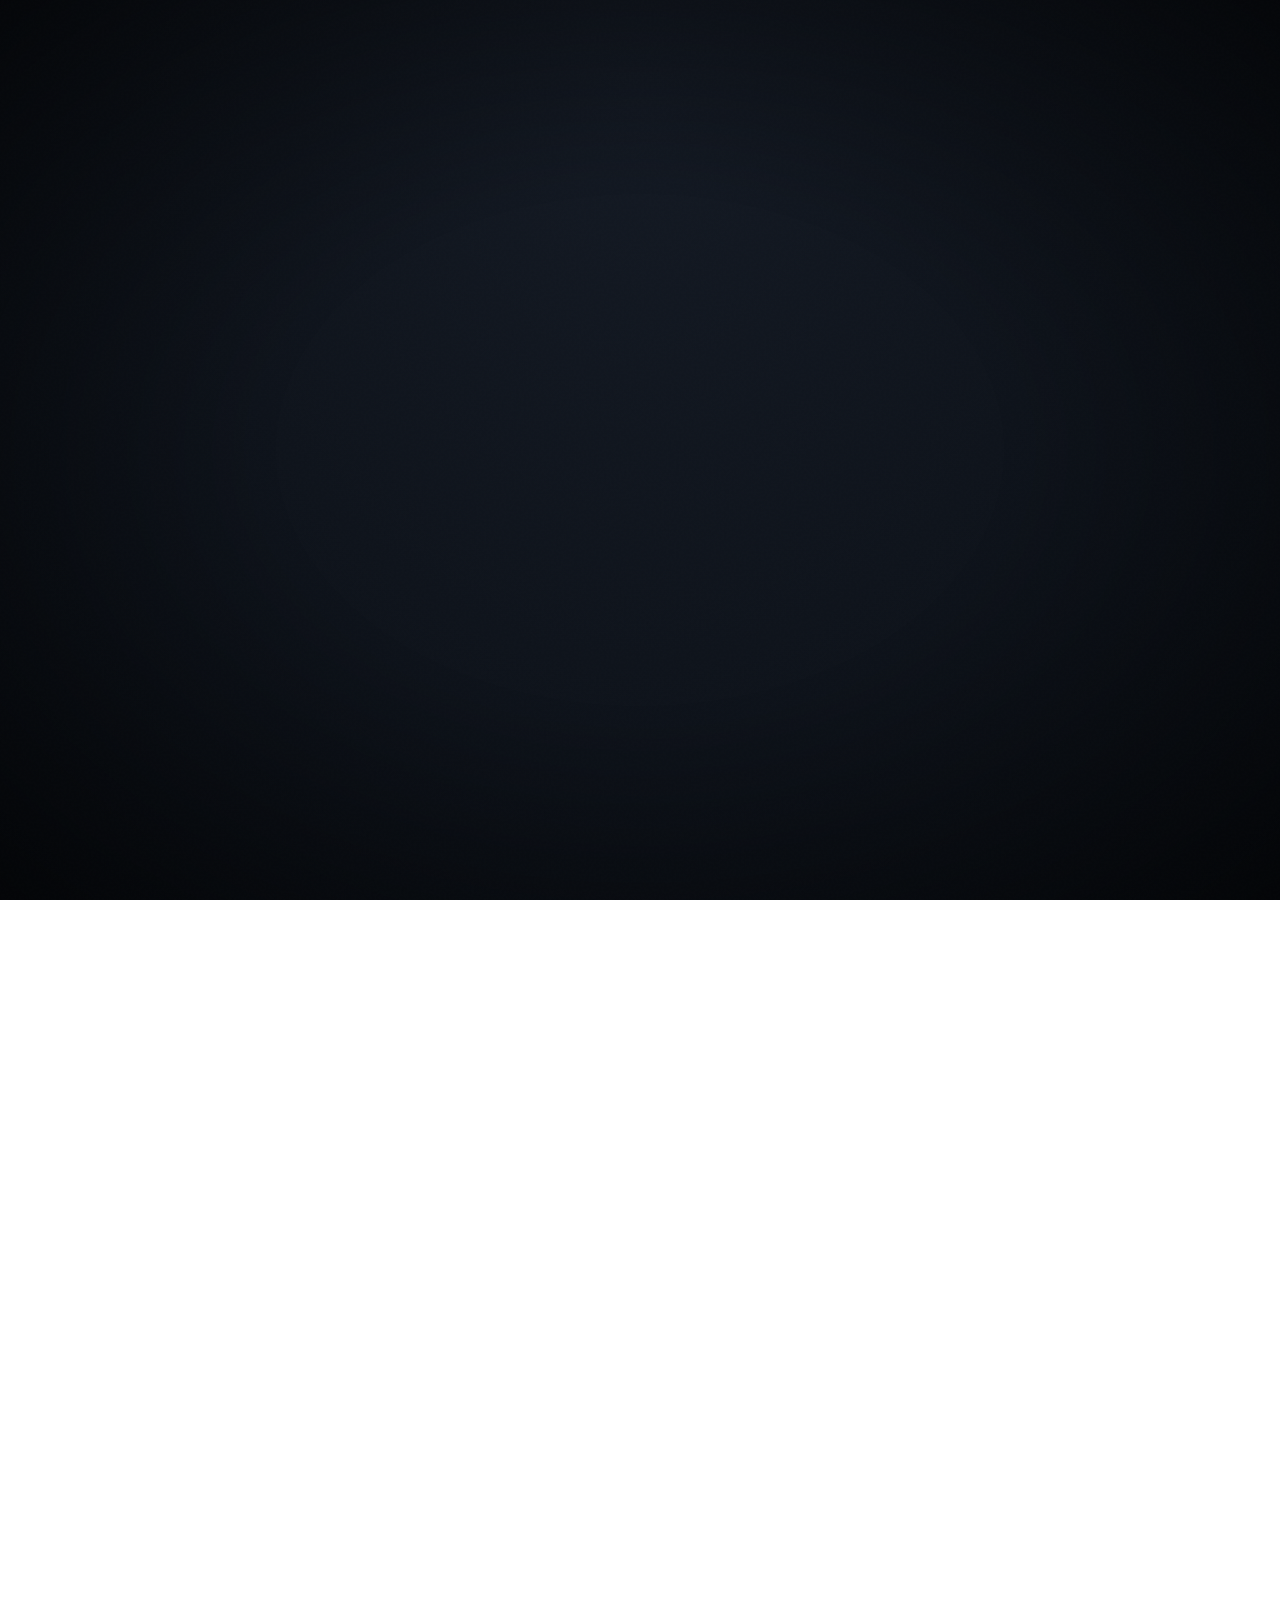
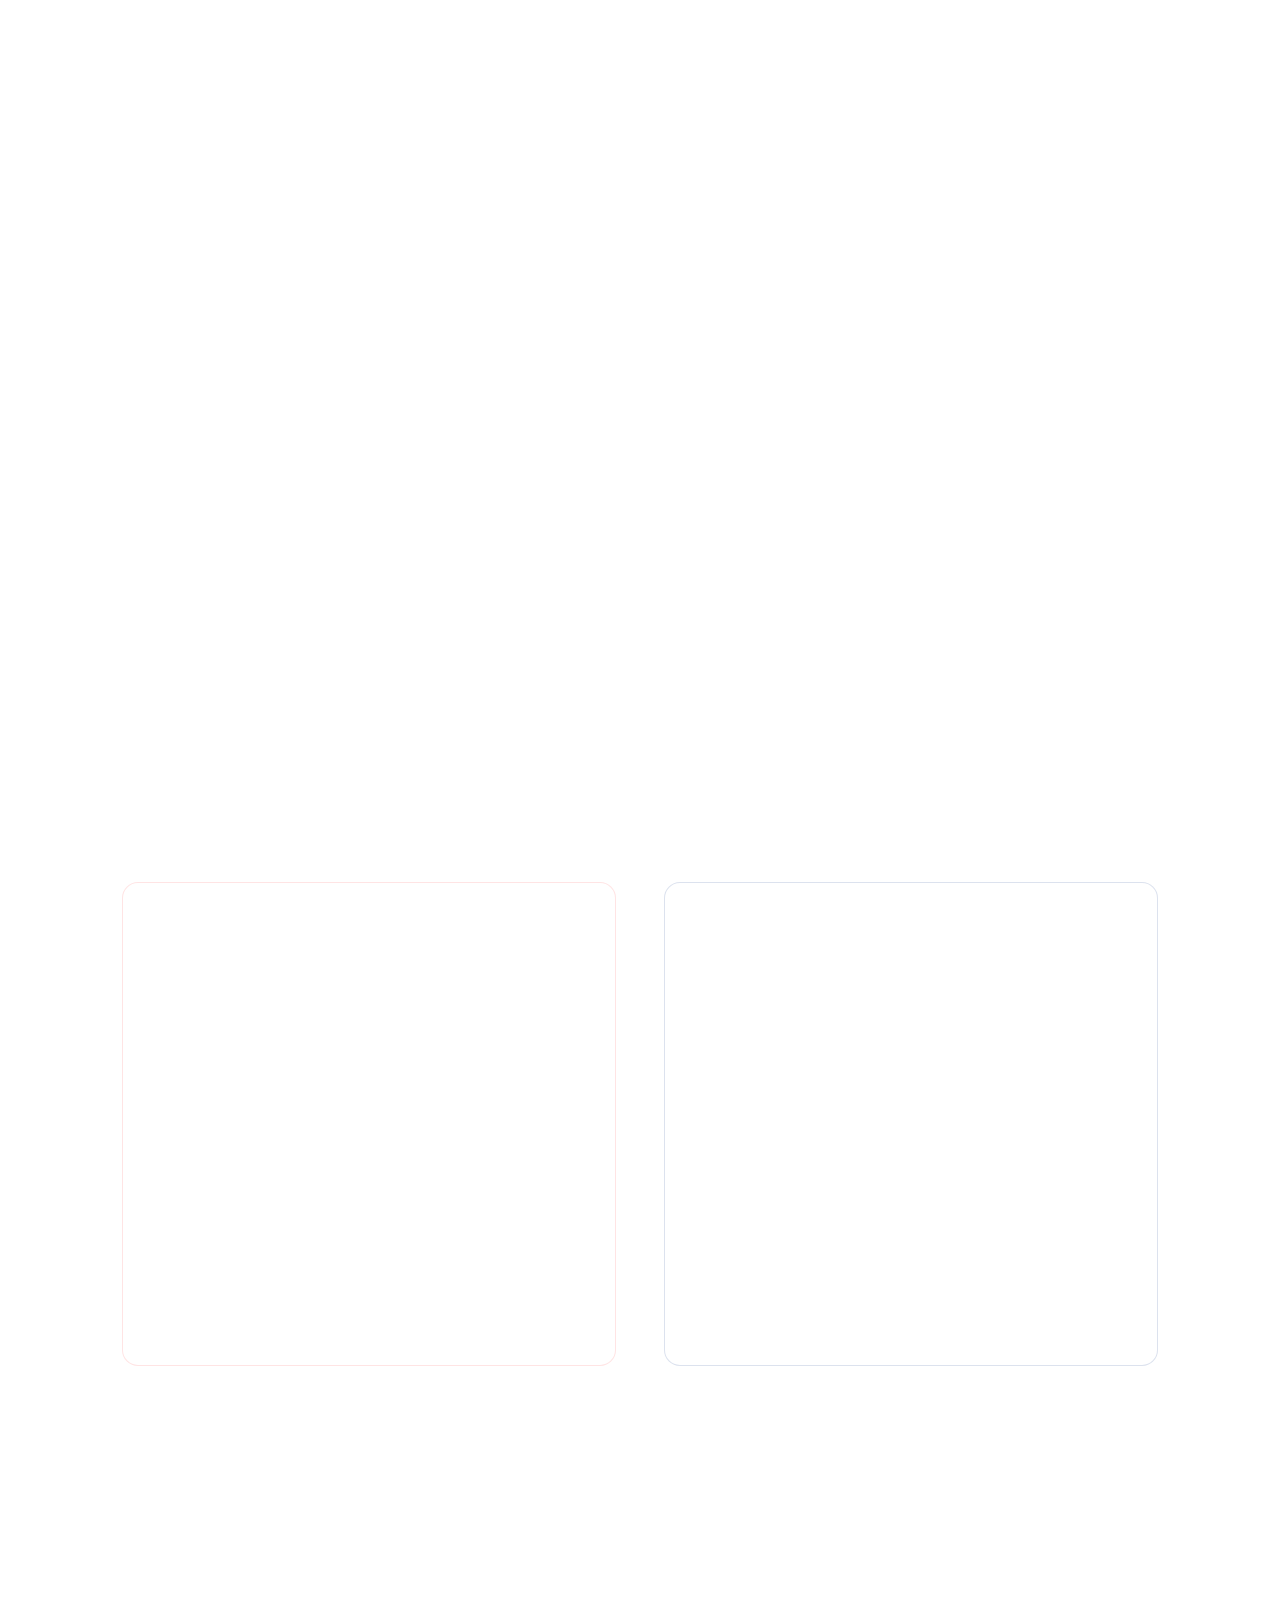
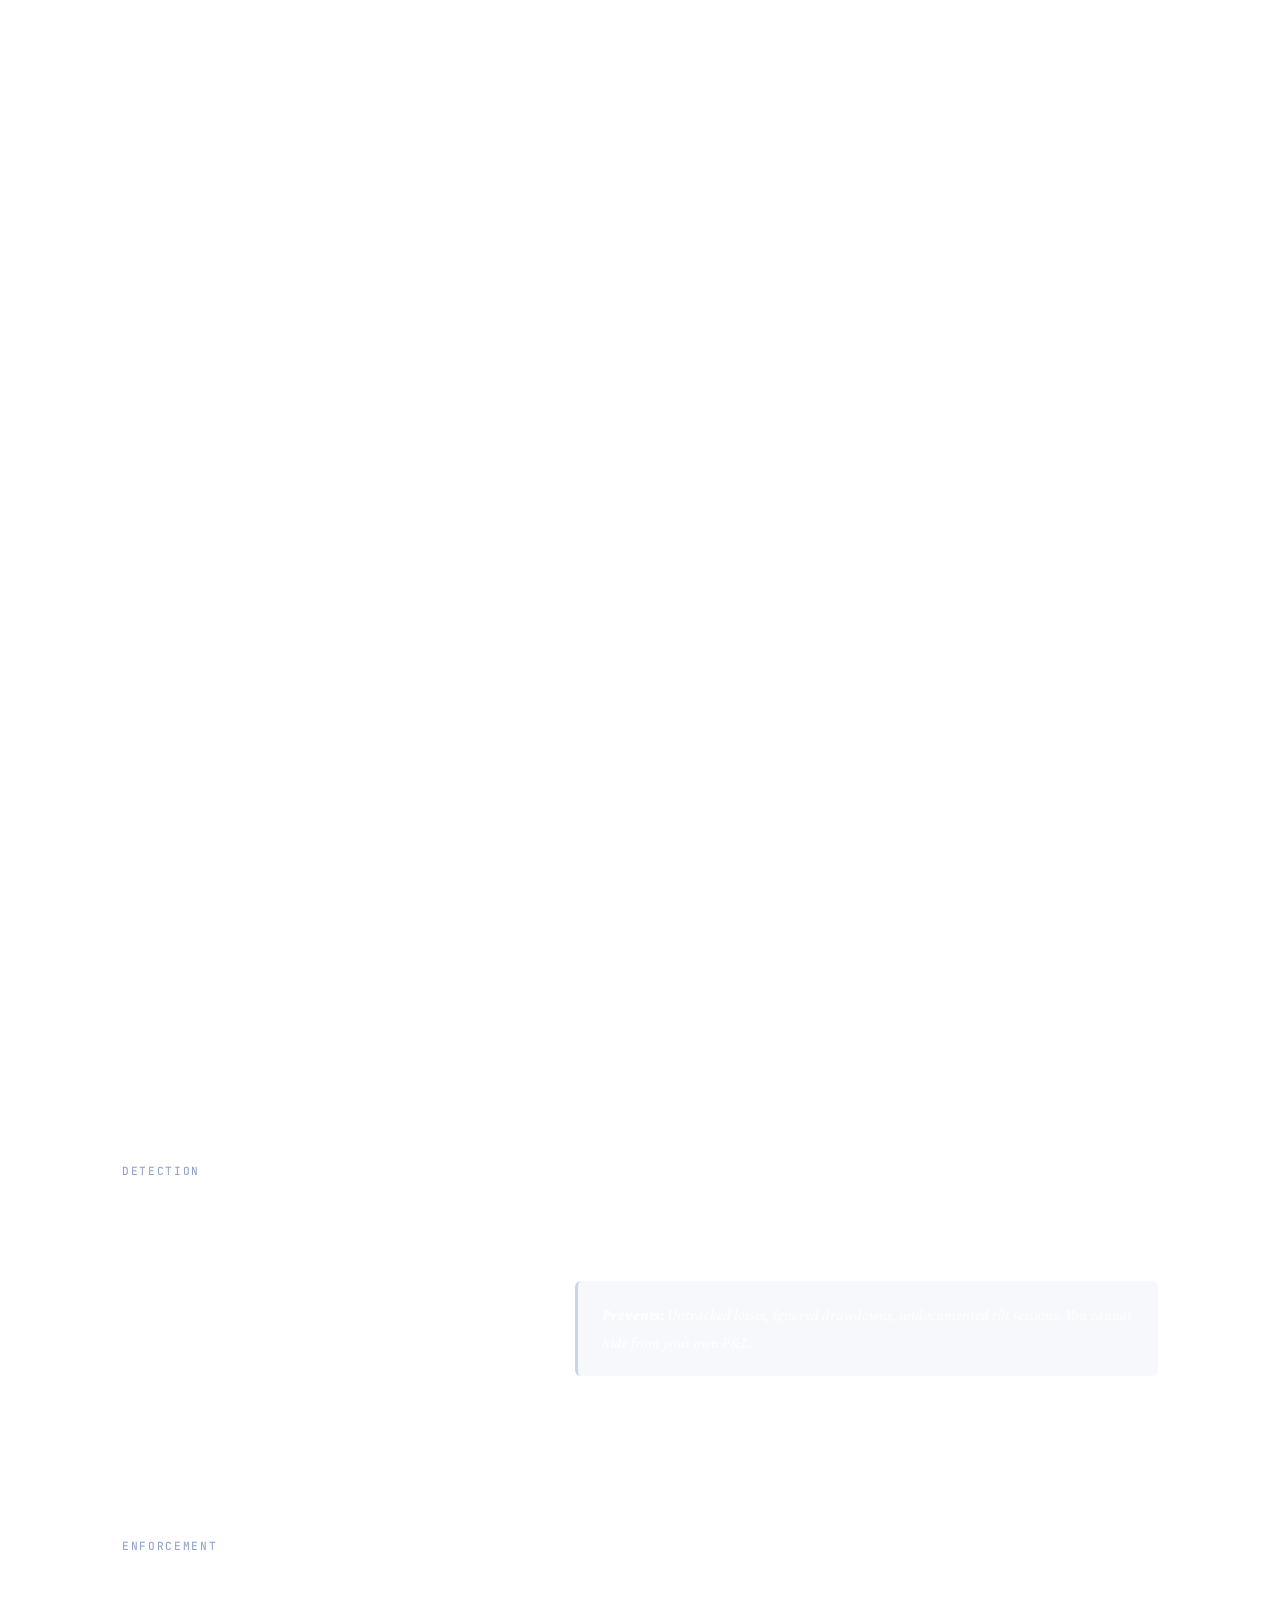
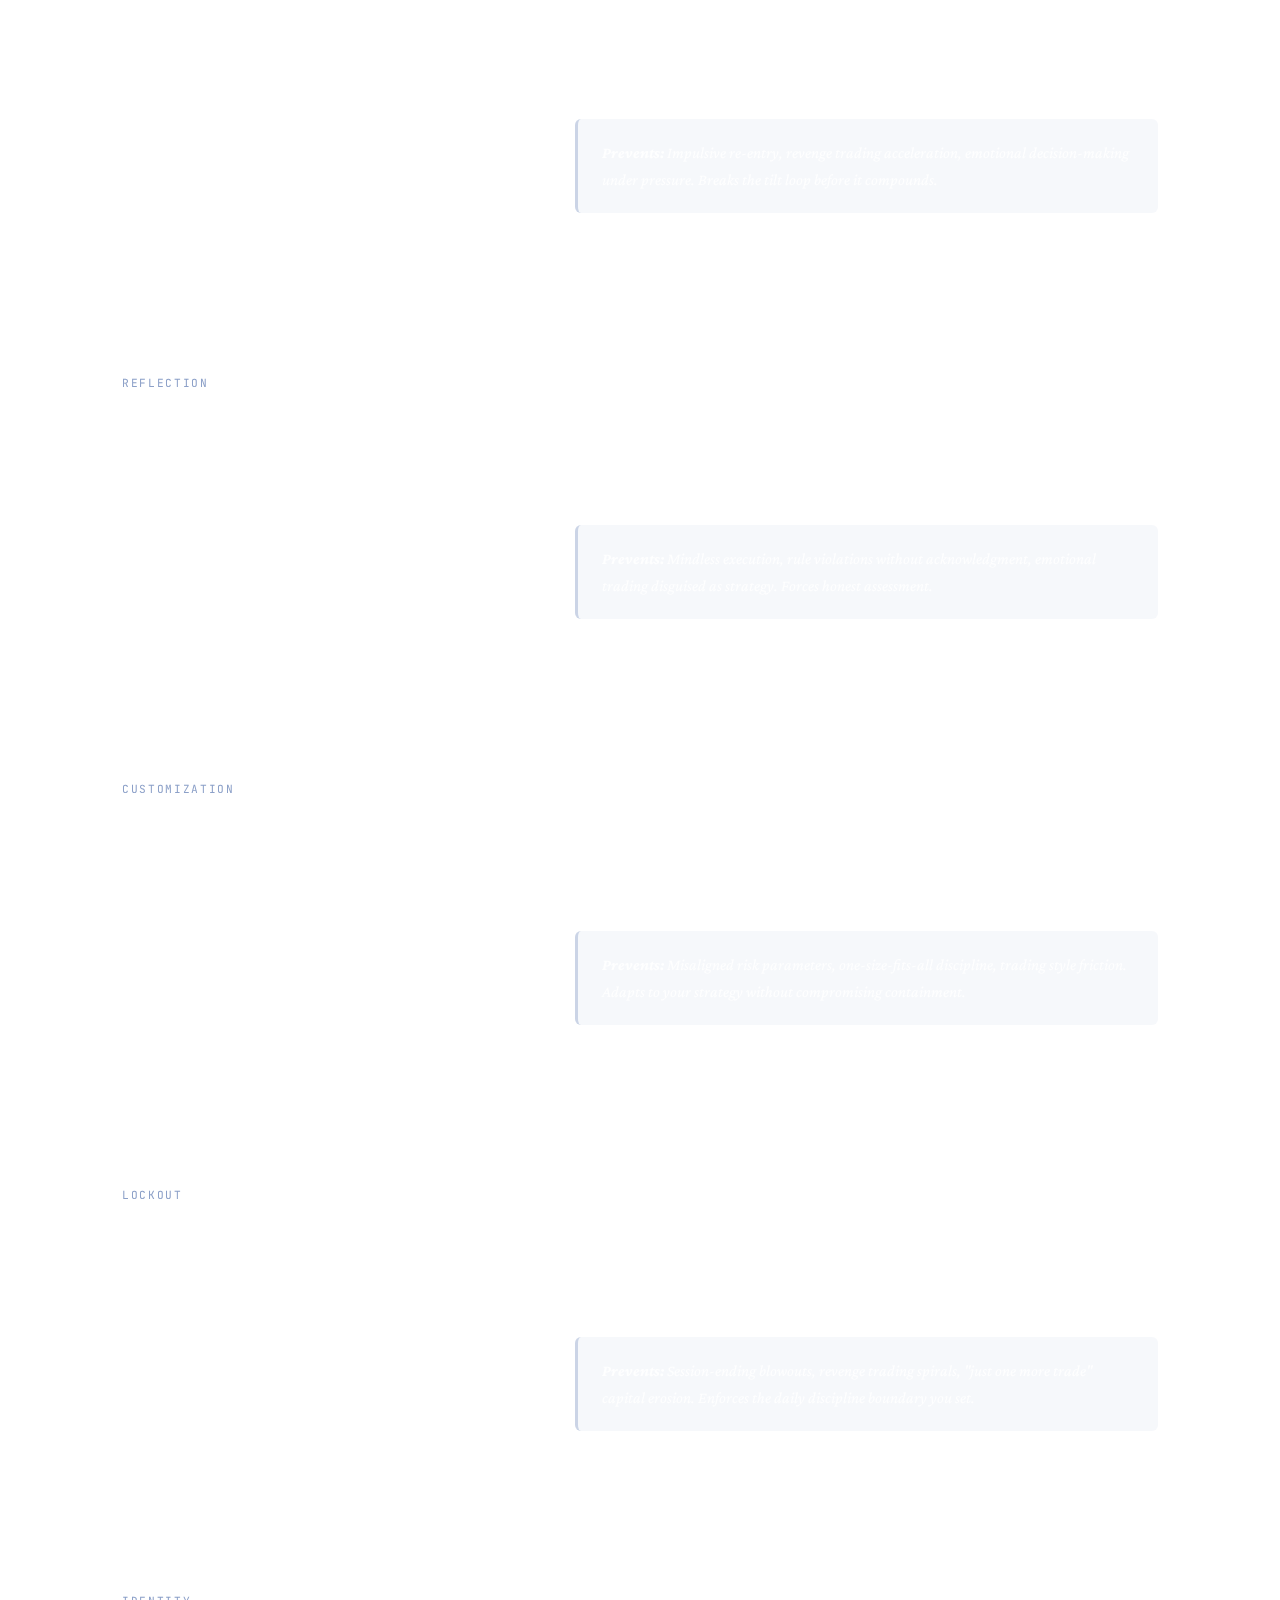
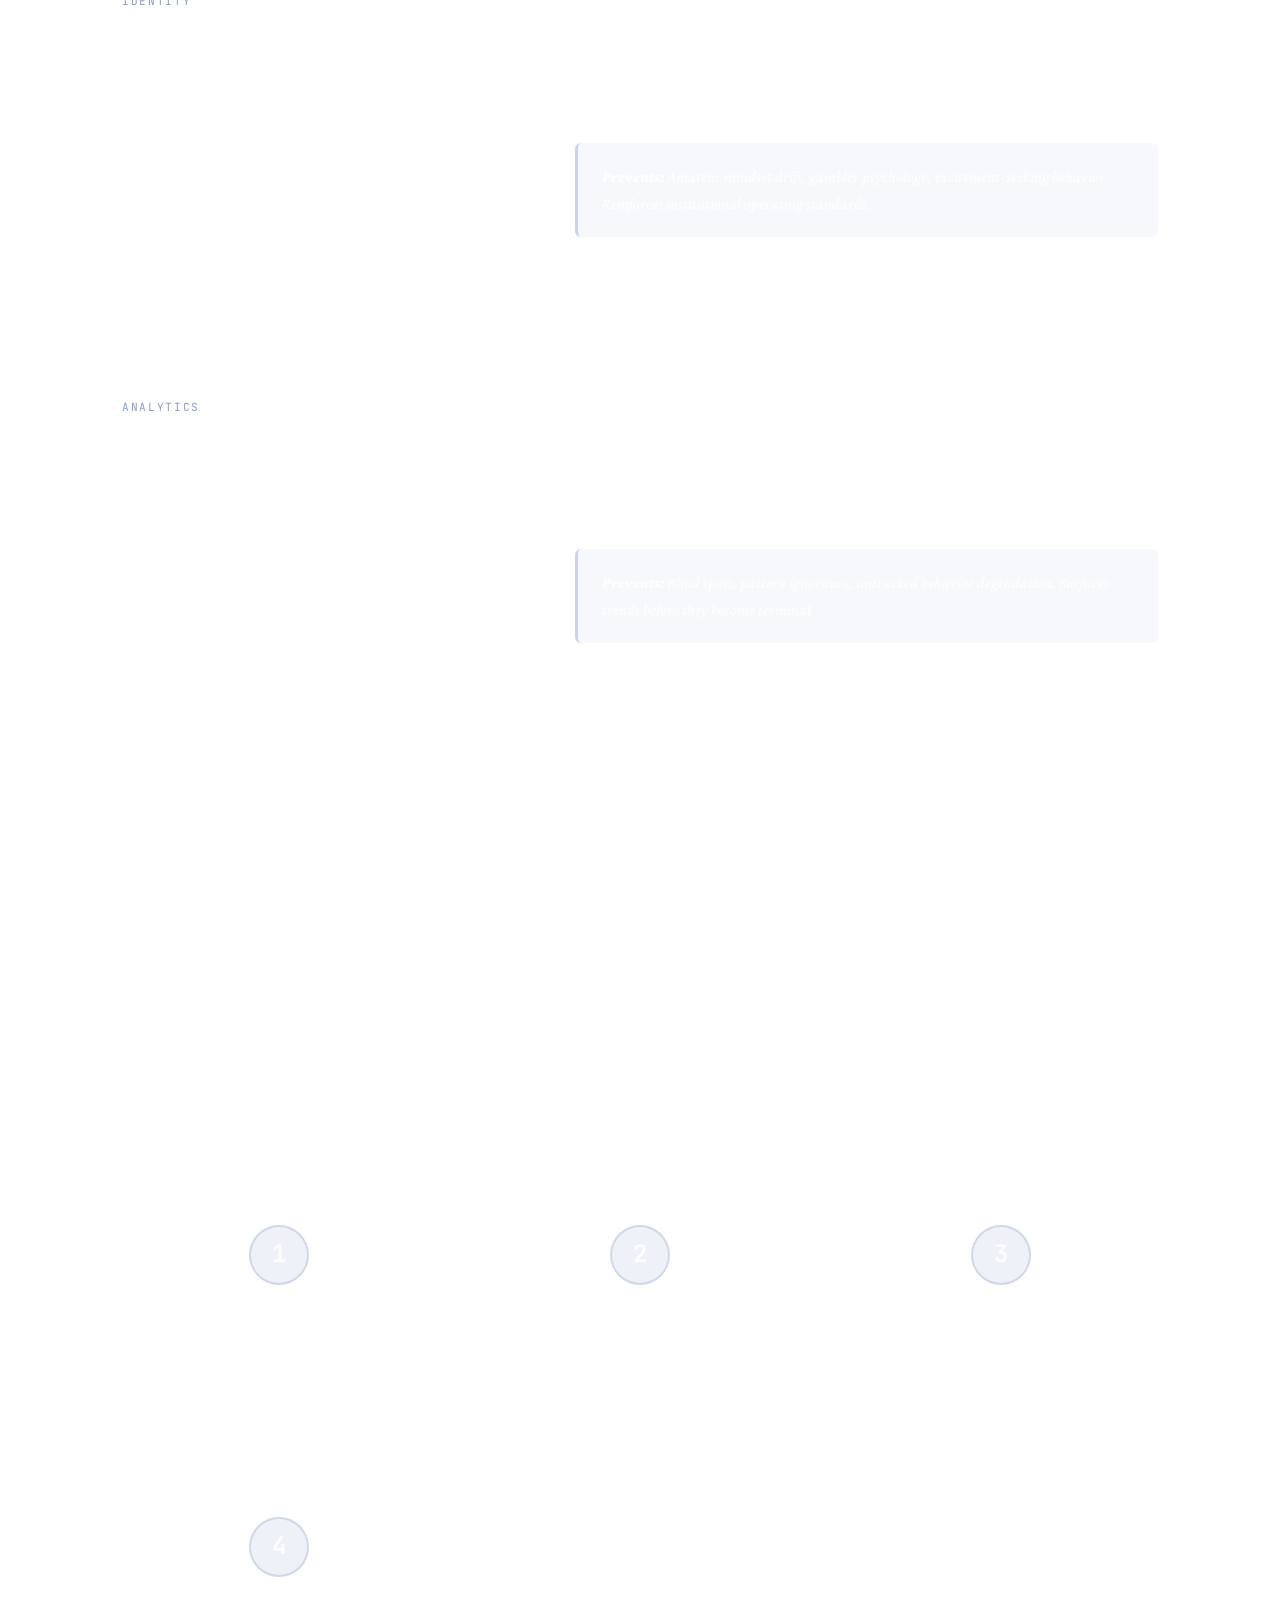
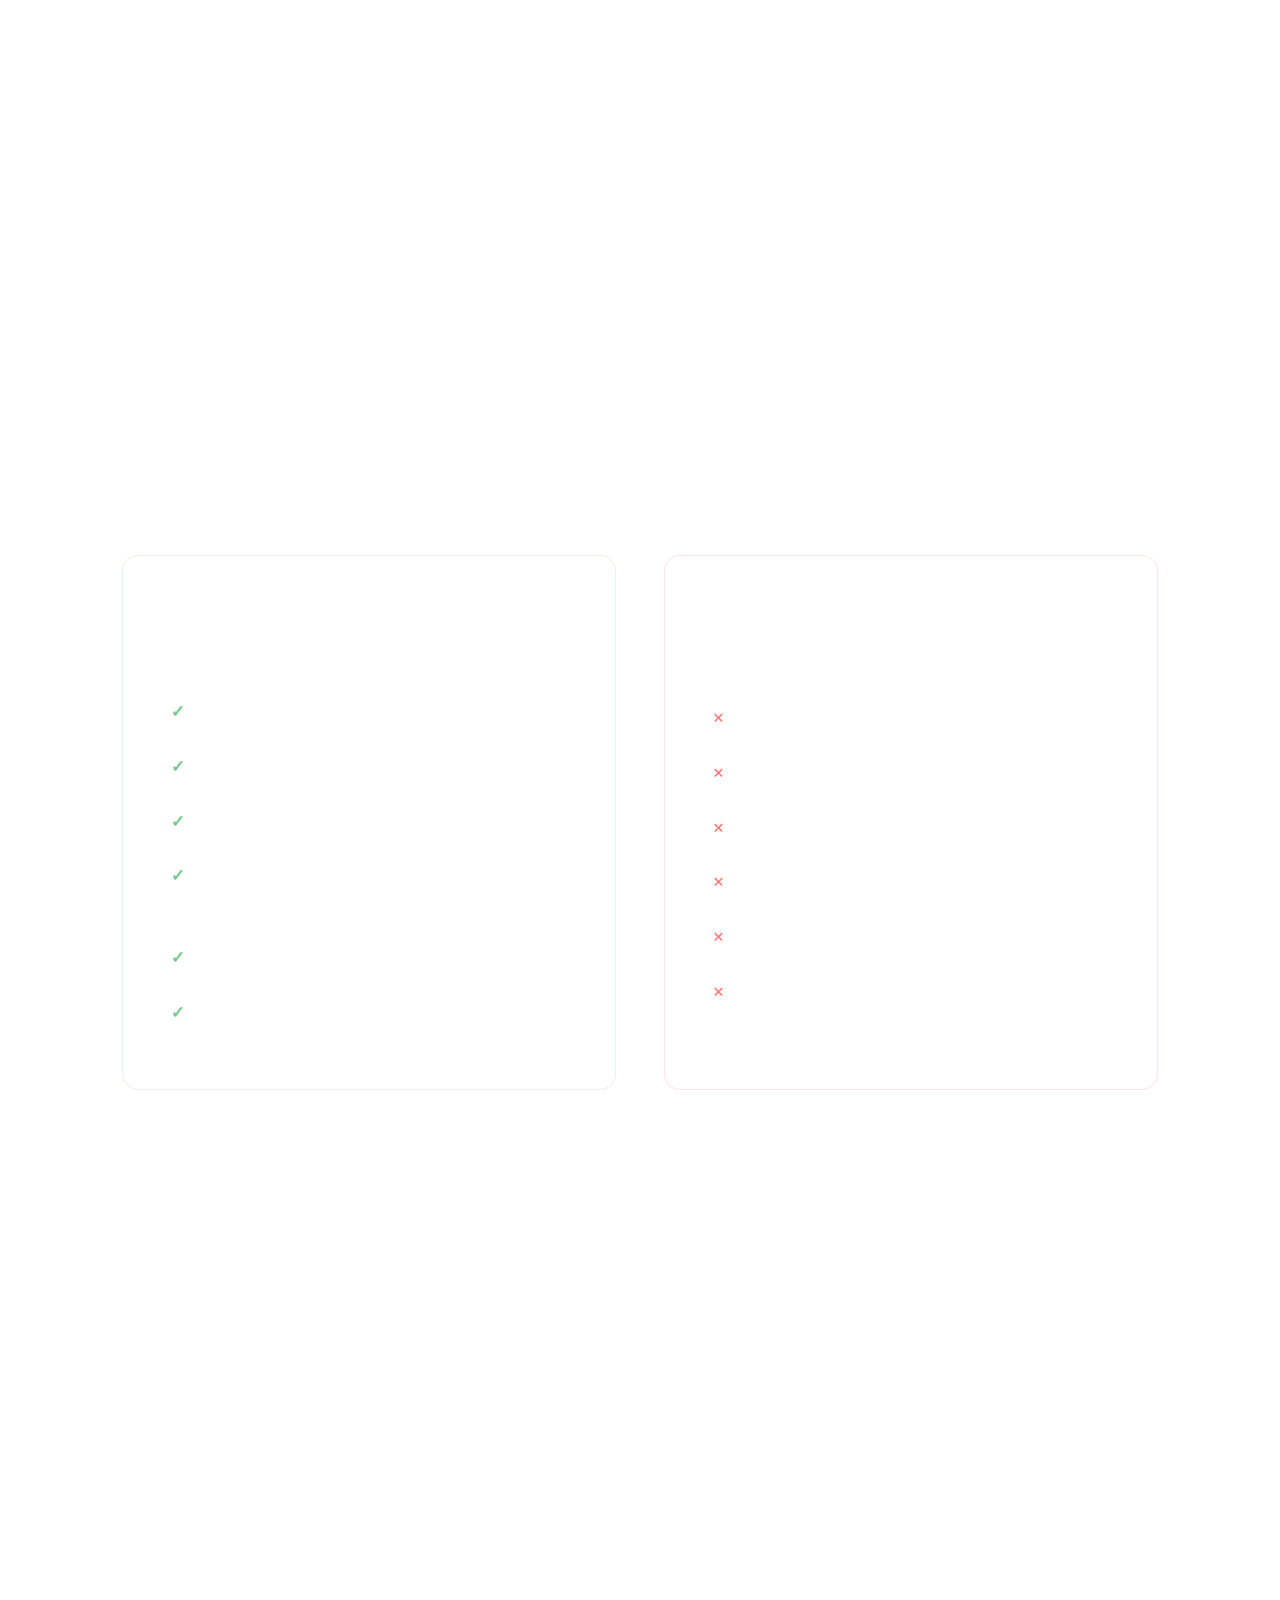
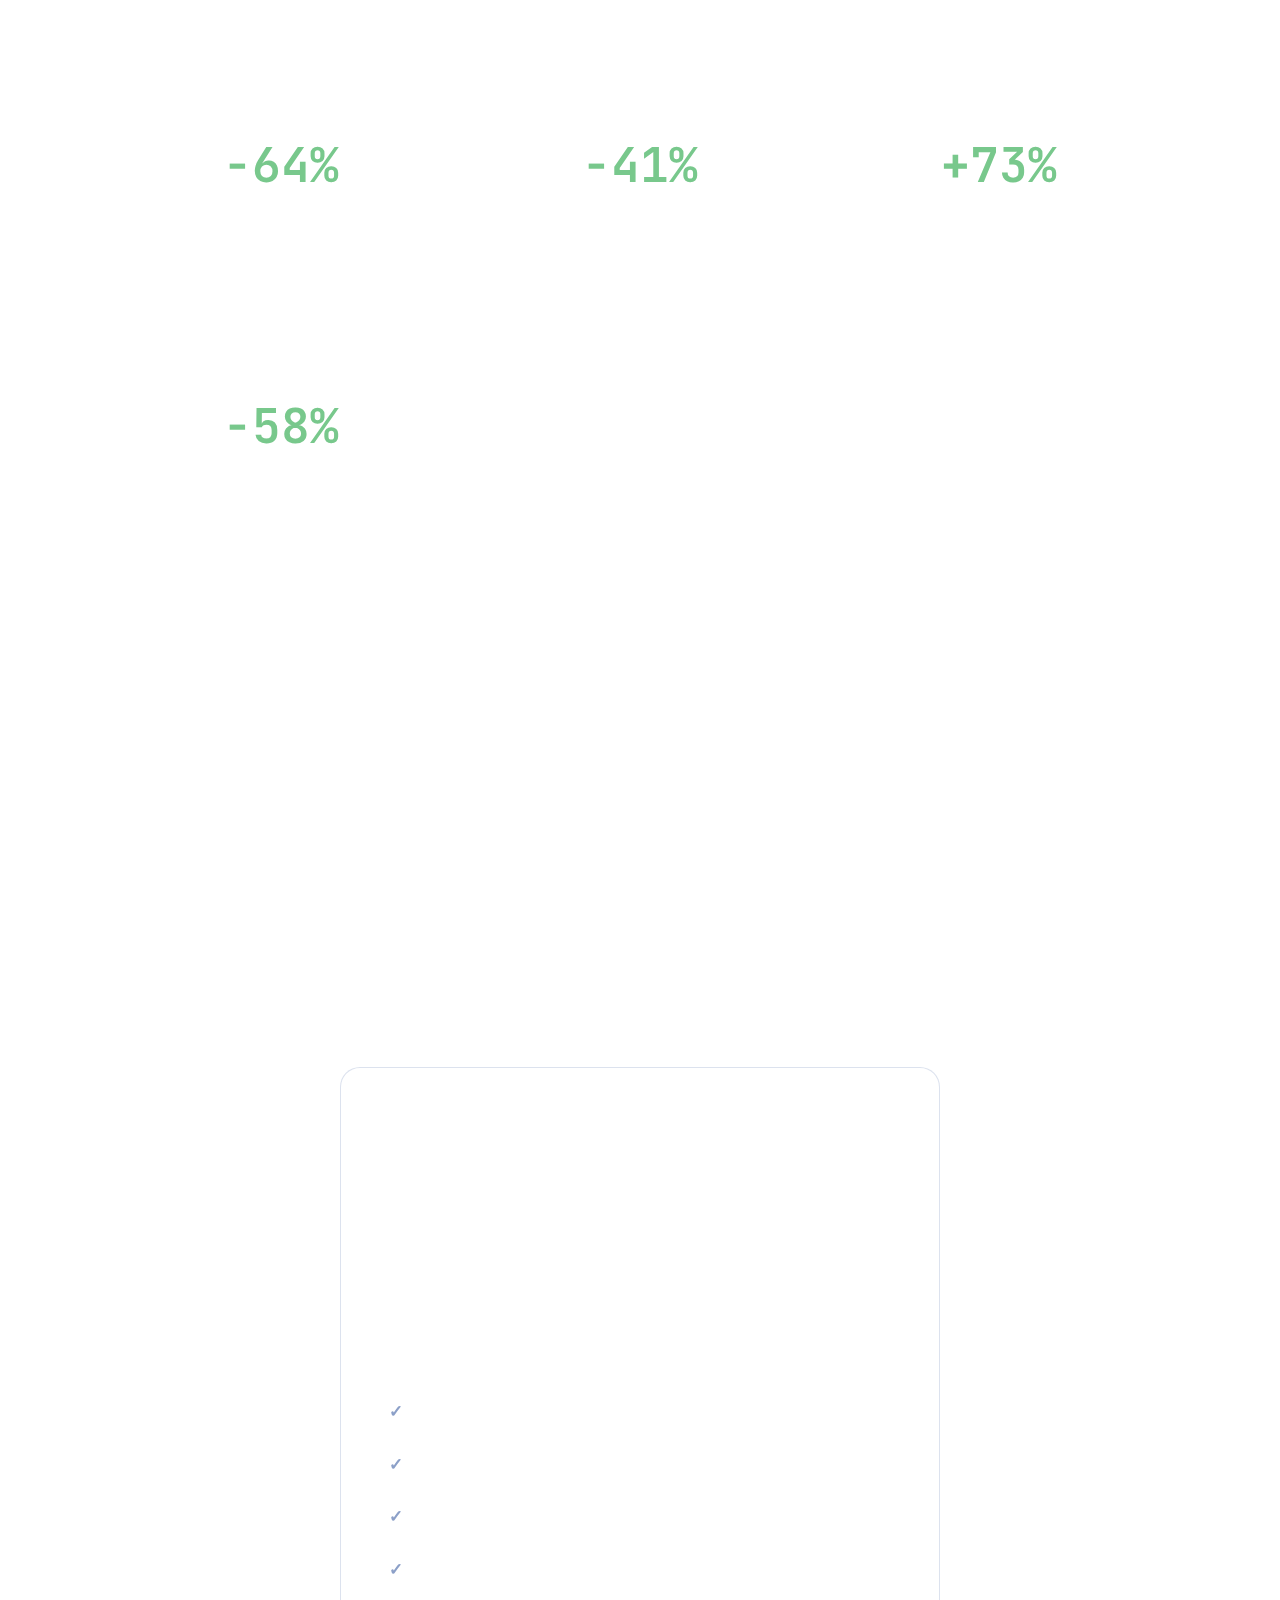
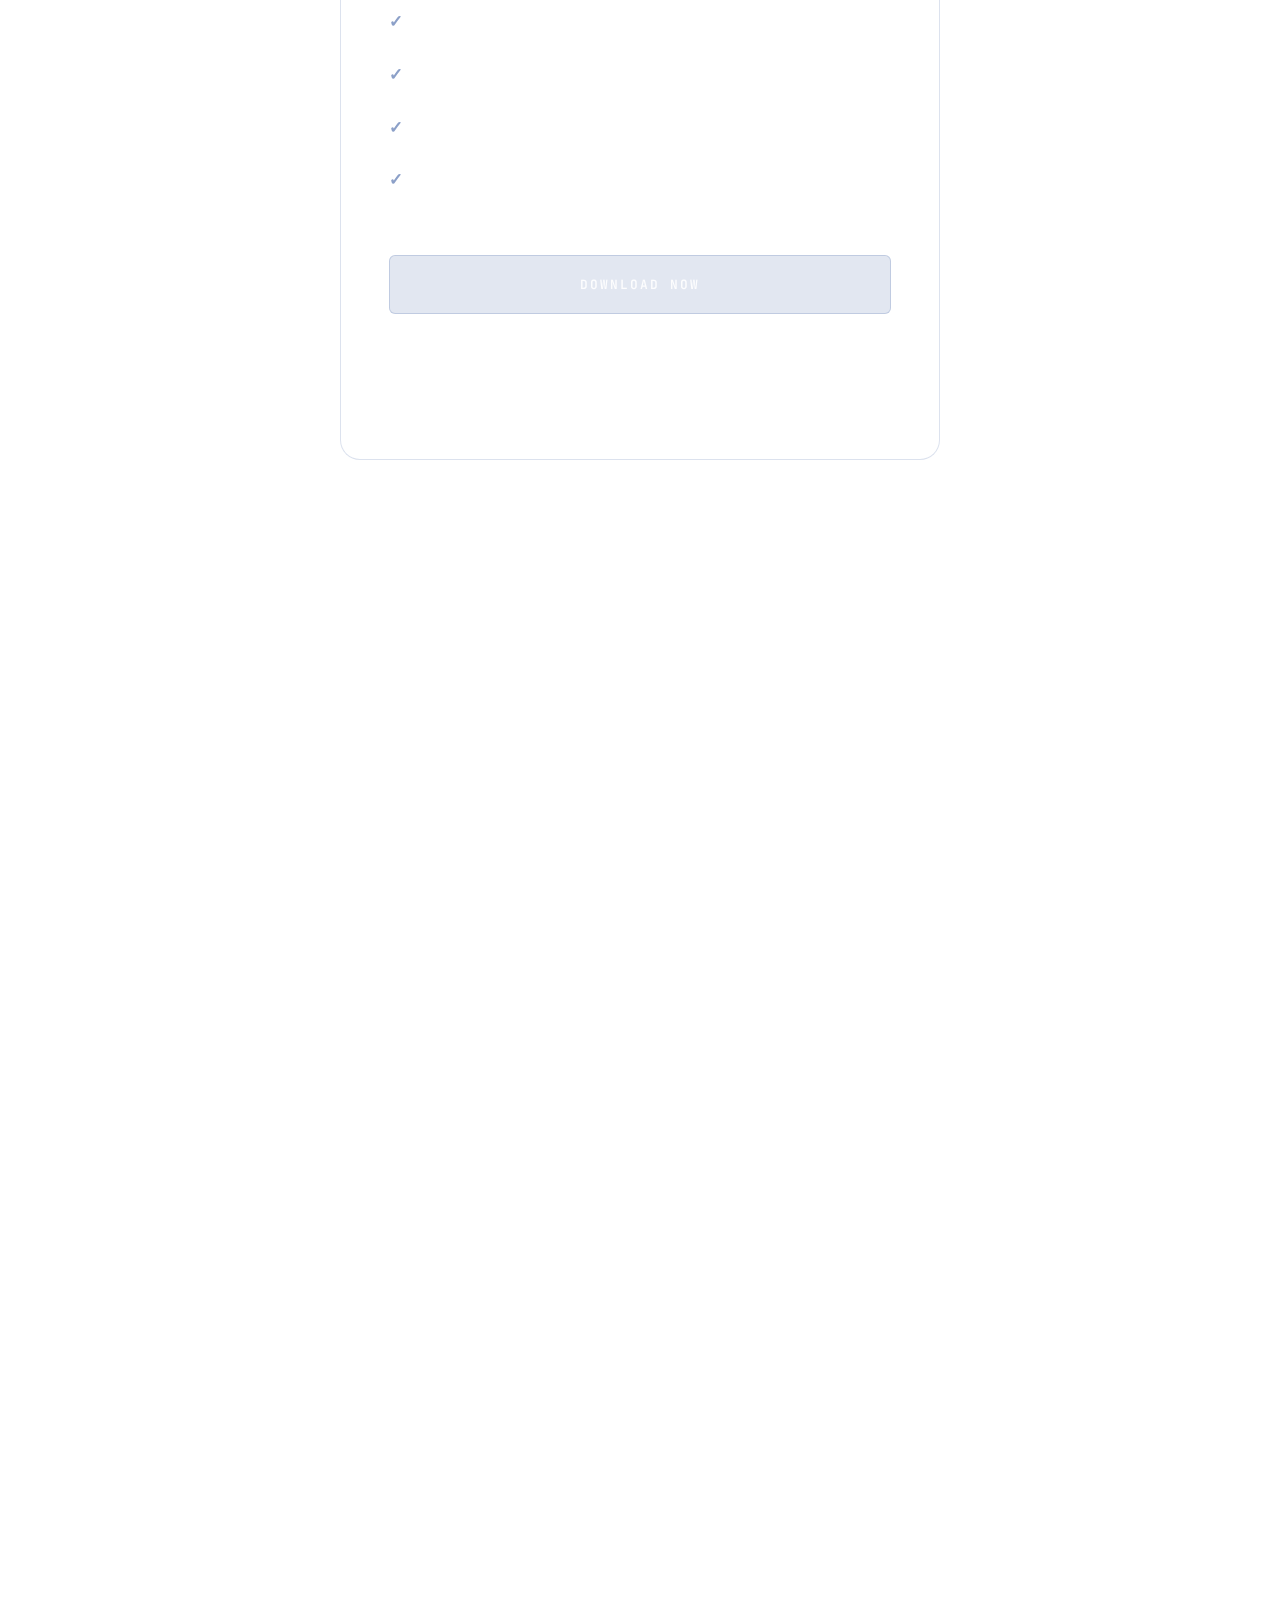
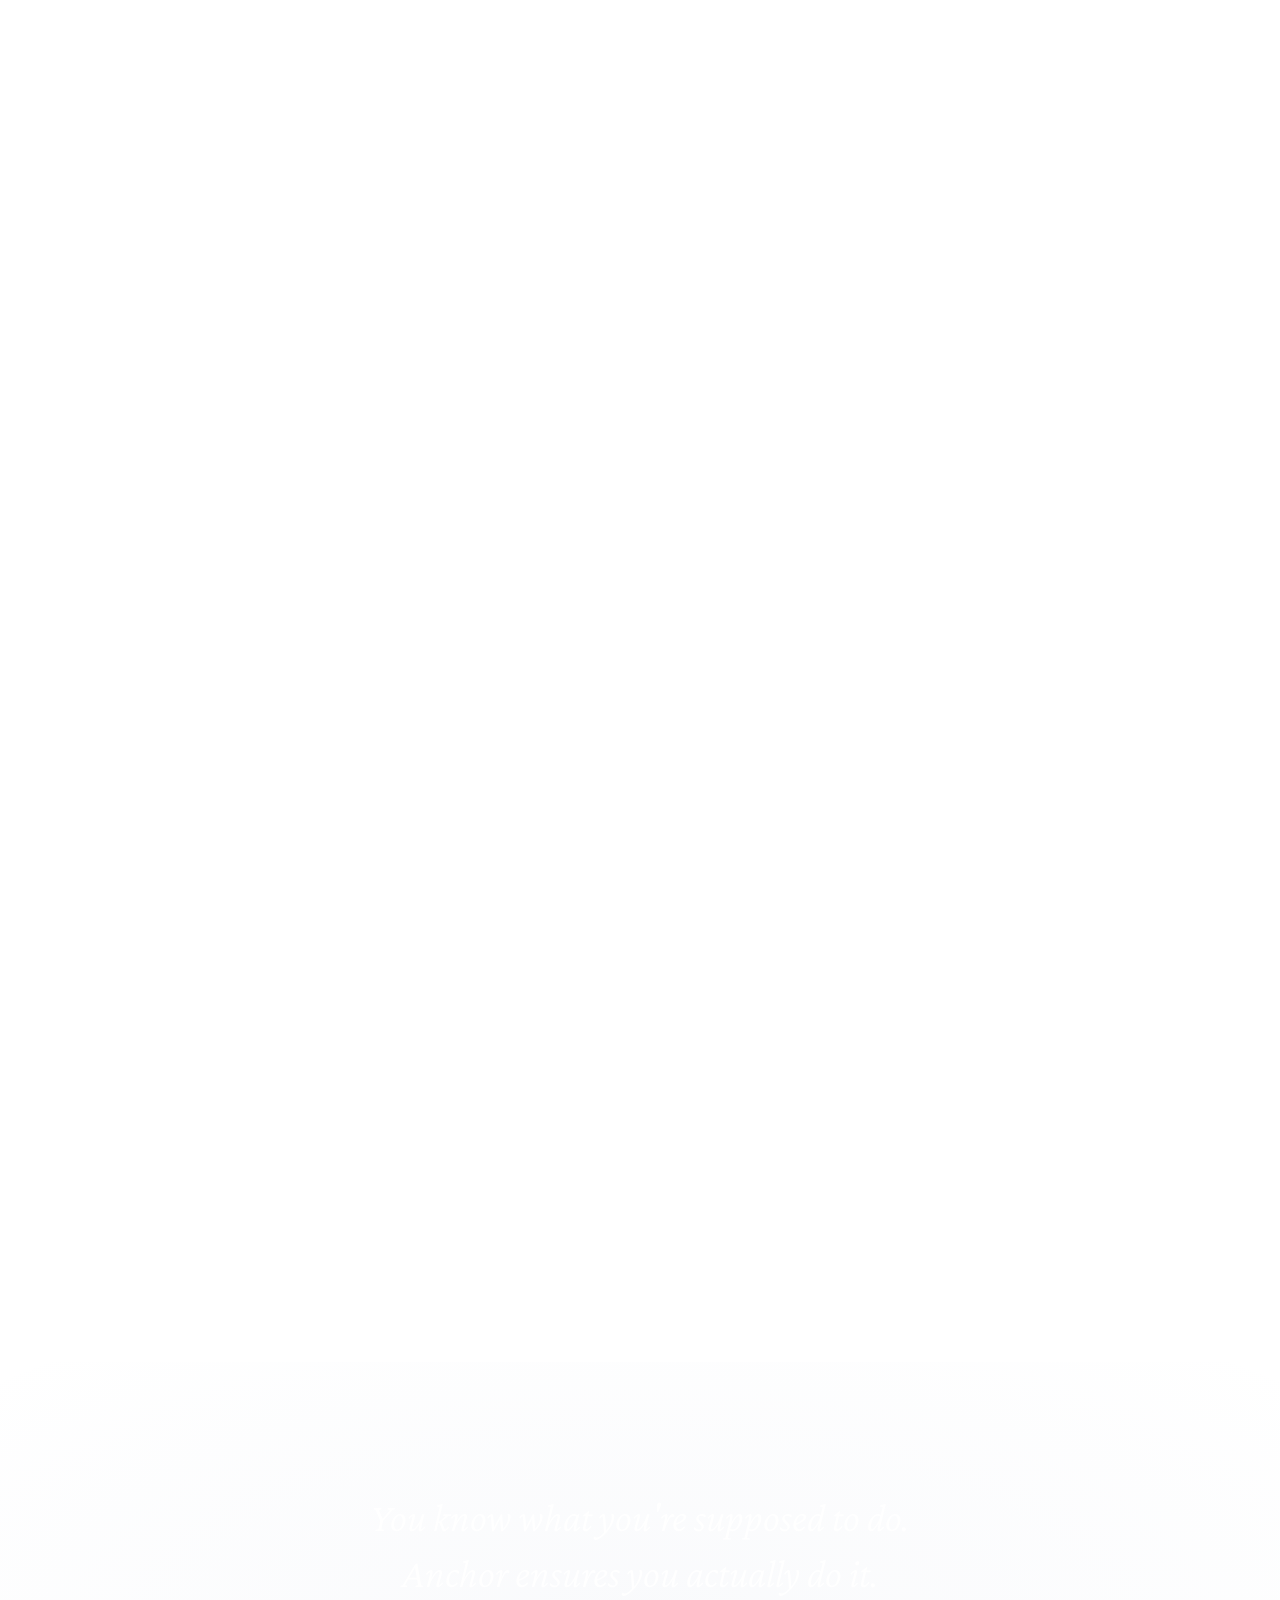
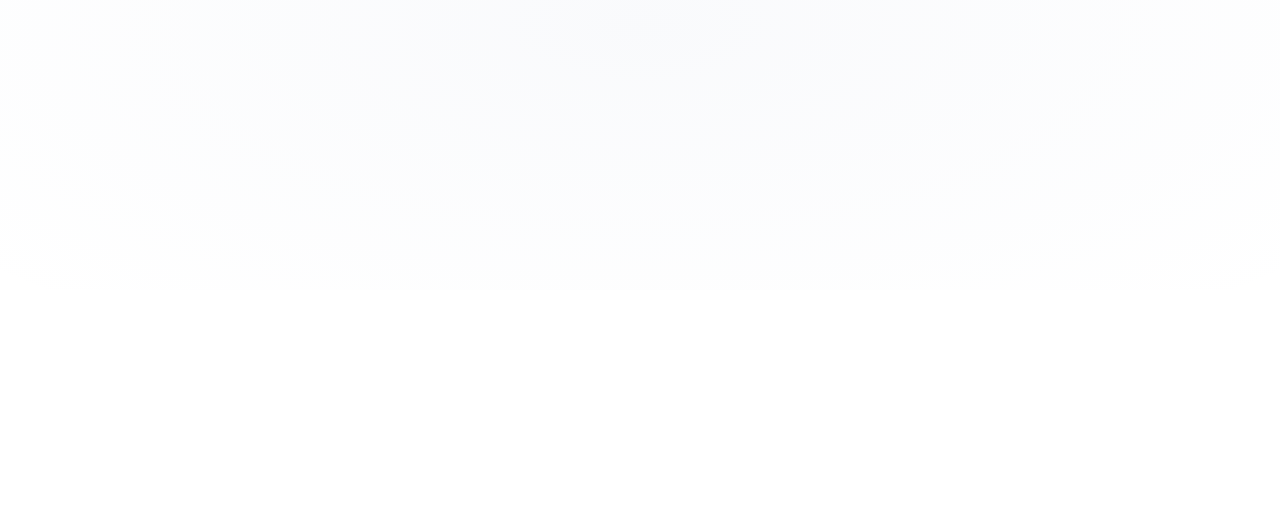
<file: index.html>
<!DOCTYPE html>
<html lang="en">
<head>
  <meta charset="UTF-8">
  <meta name="viewport" content="width=device-width, initial-scale=1.0">
  <title>Anchor — Behavioral Risk Containment for Futures Traders</title>
  <meta name="description" content="One red trade shouldn’t turn into three. Anchor enforces a pause and a reflection when your rules are violated.">
  <link rel="preconnect" href="https://fonts.googleapis.com">
  <link rel="preconnect" href="https://fonts.gstatic.com" crossorigin>
  <link href="https://fonts.googleapis.com/css2?family=Crimson+Pro:wght@300;400;600&family=JetBrains+Mono:wght@400;500;600&display=swap" rel="stylesheet">
  
  <style>
    * {
      margin: 0;
      padding: 0;
      box-sizing: border-box;
    }

    :root {
      --bg-base: #0a0e14;
      --bg-gradient-end: #141a24;
      --text-primary: rgba(255, 255, 255, 0.92);
      --text-secondary: rgba(255, 255, 255, 0.65);
      --text-tertiary: rgba(255, 255, 255, 0.45);
      --border-subtle: rgba(255, 255, 255, 0.08);
      --border-medium: rgba(255, 255, 255, 0.12);
      --panel-bg: rgba(255, 255, 255, 0.03);
      --accent: rgba(140, 160, 200, 0.4);
      --accent-bright: rgba(140, 160, 200, 1);
    }

    body {
      font-family: 'Crimson Pro', Georgia, serif;
      background: radial-gradient(ellipse at 50% 10%, var(--bg-gradient-end), var(--bg-base));
      background-attachment: fixed;
      color: var(--text-primary);
      line-height: 1.7;
      overflow-x: hidden;
    }

    /* Vignette */
    body::before {
      content: '';
      position: fixed;
      inset: 0;
      background: radial-gradient(ellipse at center, transparent 40%, rgba(0, 0, 0, 0.6) 100%);
      pointer-events: none;
      z-index: 1;
    }

    /* Grain texture */
    body::after {
      content: '';
      position: fixed;
      inset: 0;
      background-image: url("data:image/svg+xml,%3Csvg viewBox='0 0 400 400' xmlns='http://www.w3.org/2000/svg'%3E%3Cfilter id='noise'%3E%3CfeTurbulence type='fractalNoise' baseFrequency='0.9' numOctaves='4' stitchTiles='stitch'/%3E%3C/filter%3E%3Crect width='100%25' height='100%25' filter='url(%23noise)' opacity='0.03'/%3E%3C/svg%3E");
      pointer-events: none;
      z-index: 1;
      opacity: 0.4;
    }

    .container {
      position: relative;
      z-index: 2;
      max-width: 1100px;
      margin: 0 auto;
      padding: 0 2rem;
    }

    /* Hero */
    .hero {
      min-height: 100vh;
      display: flex;
      flex-direction: column;
      justify-content: center;
      align-items: center;
      text-align: center;
      padding: 6rem 2rem;
    }

    .logo {
      font-size: 4rem;
      font-weight: 300;
      letter-spacing: -0.03em;
      margin-bottom: 1rem;
      opacity: 0;
      animation: fadeInUp 0.8s ease-out 0.2s forwards;
    }

    .tagline {
      font-family: 'JetBrains Mono', monospace;
      font-size: 0.75rem;
      text-transform: uppercase;
      letter-spacing: 0.2em;
      color: var(--text-tertiary);
      margin-bottom: 3rem;
      opacity: 0;
      animation: fadeInUp 0.8s ease-out 0.4s forwards;
    }

    .headline {
      font-size: 3.5rem;
      font-weight: 300;
      line-height: 1.2;
      letter-spacing: -0.02em;
      max-width: 900px;
      margin-bottom: 2rem;
      opacity: 0;
      animation: fadeInUp 0.8s ease-out 0.6s forwards;
    }

    .subheadline {
      font-size: 1.4rem;
      line-height: 1.6;
      color: var(--text-secondary);
      max-width: 700px;
      margin: 0 auto 2.5rem;
      opacity: 0;
      animation: fadeInUp 0.8s ease-out 0.8s forwards;
    }

    .identity-statement {
      font-size: 1.1rem;
      font-style: italic;
      color: var(--accent-bright);
      margin-bottom: 3rem;
      opacity: 0;
      animation: fadeInUp 0.8s ease-out 1s forwards;
    }

    .cta-group {
      display: flex;
      gap: 1.5rem;
      justify-content: center;
      flex-wrap: wrap;
      margin-bottom: 2rem;
      opacity: 0;
      animation: fadeInUp 0.8s ease-out 1.2s forwards;
    }

    .btn {
      padding: 1.125rem 2.5rem;
      font-family: 'JetBrains Mono', monospace;
      font-size: 0.8rem;
      text-transform: uppercase;
      letter-spacing: 0.15em;
      text-decoration: none;
      border-radius: 6px;
      transition: all 0.3s ease;
      display: inline-block;
      font-weight: 500;
    }

    .btn-primary {
      background: rgba(140, 160, 200, 0.25);
      color: var(--text-primary);
      border: 1px solid rgba(140, 160, 200, 0.4);
    }

    .btn-primary:hover {
      background: rgba(140, 160, 200, 0.35);
      border-color: rgba(140, 160, 200, 0.6);
      transform: translateY(-2px);
    }

    .btn-secondary {
      background: transparent;
      color: var(--text-secondary);
      border: 1px solid var(--border-medium);
    }

    .btn-secondary:hover {
      background: var(--panel-bg);
      color: var(--text-primary);
      border-color: var(--border-subtle);
    }

    .proof-statement {
      font-family: 'JetBrains Mono', monospace;
      font-size: 0.75rem;
      color: var(--text-tertiary);
      opacity: 0;
      animation: fadeInUp 0.8s ease-out 1.4s forwards;
    }

    @keyframes fadeInUp {
      from {
        opacity: 0;
        transform: translateY(30px);
      }
      to {
        opacity: 1;
        transform: translateY(0);
      }
    }

    /* Section */
    section {
      padding: 8rem 0;
      position: relative;
    }

    .section-label {
      font-family: 'JetBrains Mono', monospace;
      font-size: 0.7rem;
      text-transform: uppercase;
      letter-spacing: 0.2em;
      color: var(--text-tertiary);
      margin-bottom: 1.5rem;
    }

    .section-title {
      font-size: 2.8rem;
      font-weight: 400;
      line-height: 1.3;
      letter-spacing: -0.02em;
      margin-bottom: 2rem;
    }

    .section-description {
      font-size: 1.25rem;
      line-height: 1.8;
      color: var(--text-secondary);
      max-width: 800px;
    }

    /* Problem Section */
    .problem-grid {
      display: grid;
      grid-template-columns: repeat(auto-fit, minmax(280px, 1fr));
      gap: 2rem;
      margin-top: 4rem;
    }

    .problem-card {
      background: var(--panel-bg);
      border: 1px solid var(--border-subtle);
      border-radius: 12px;
      padding: 2.5rem;
      backdrop-filter: blur(20px);
    }

    .problem-title {
      font-size: 1.4rem;
      margin-bottom: 1rem;
      font-weight: 400;
    }

    .problem-text {
      font-size: 1.05rem;
      line-height: 1.7;
      color: var(--text-secondary);
    }

    /* Shift Section */
    .comparison {
      display: grid;
      grid-template-columns: 1fr 1fr;
      gap: 3rem;
      margin-top: 4rem;
    }

    .comparison-side {
      background: var(--panel-bg);
      border: 1px solid var(--border-subtle);
      border-radius: 16px;
      padding: 3rem;
    }

    .comparison-side.amateur {
      border-color: rgba(255, 120, 120, 0.2);
    }

    .comparison-side.operator {
      border-color: rgba(140, 160, 200, 0.3);
    }

    .comparison-label {
      font-family: 'JetBrains Mono', monospace;
      font-size: 0.75rem;
      text-transform: uppercase;
      letter-spacing: 0.15em;
      margin-bottom: 1.5rem;
      opacity: 0.6;
    }

    .comparison-title {
      font-size: 2rem;
      margin-bottom: 2rem;
      font-weight: 400;
    }

    .comparison-list {
      list-style: none;
    }

    .comparison-list li {
      padding: 0.75rem 0;
      padding-left: 1.5rem;
      position: relative;
      font-size: 1.05rem;
      line-height: 1.6;
    }

    .comparison-list li::before {
      content: '—';
      position: absolute;
      left: 0;
      color: var(--text-tertiary);
    }

    /* Features */
    .feature {
      display: grid;
      grid-template-columns: 1fr 1.5fr;
      gap: 4rem;
      align-items: start;
      margin-bottom: 5rem;
      padding-bottom: 5rem;
      border-bottom: 1px solid var(--border-subtle);
    }

    .feature:last-child {
      border-bottom: none;
    }

    .feature-label {
      font-family: 'JetBrains Mono', monospace;
      font-size: 0.7rem;
      text-transform: uppercase;
      letter-spacing: 0.15em;
      color: var(--accent-bright);
      margin-bottom: 1rem;
    }

    .feature-name {
      font-size: 2rem;
      font-weight: 400;
      margin-bottom: 1rem;
      line-height: 1.3;
    }

    .feature-description {
      font-size: 1.1rem;
      line-height: 1.8;
      color: var(--text-secondary);
      margin-bottom: 1.5rem;
    }

    .feature-benefit {
      background: rgba(140, 160, 200, 0.08);
      border-left: 3px solid rgba(140, 160, 200, 0.4);
      padding: 1.25rem 1.5rem;
      border-radius: 6px;
      font-size: 1rem;
      line-height: 1.7;
      font-style: italic;
    }

    /* How It Works */
    .steps {
      display: grid;
      grid-template-columns: repeat(auto-fit, minmax(240px, 1fr));
      gap: 3rem;
      margin-top: 4rem;
    }

    .step {
      text-align: center;
    }

    .step-number {
      width: 60px;
      height: 60px;
      background: rgba(140, 160, 200, 0.15);
      border: 2px solid rgba(140, 160, 200, 0.3);
      border-radius: 50%;
      display: flex;
      align-items: center;
      justify-content: center;
      font-family: 'JetBrains Mono', monospace;
      font-size: 1.5rem;
      font-weight: 600;
      margin: 0 auto 1.5rem;
    }

    .step-title {
      font-size: 1.3rem;
      margin-bottom: 1rem;
      font-weight: 400;
    }

    .step-description {
      font-size: 1rem;
      line-height: 1.7;
      color: var(--text-secondary);
    }

    /* Filtering Section */
    .filter-grid {
      display: grid;
      grid-template-columns: 1fr 1fr;
      gap: 3rem;
      margin-top: 4rem;
    }

    .filter-box {
      background: var(--panel-bg);
      border: 1px solid var(--border-subtle);
      border-radius: 16px;
      padding: 3rem;
    }

    .filter-box.for {
      border-color: rgba(120, 200, 140, 0.2);
    }

    .filter-box.not-for {
      border-color: rgba(255, 120, 120, 0.2);
    }

    .filter-title {
      font-size: 1.8rem;
      margin-bottom: 2rem;
      font-weight: 400;
    }

    .filter-list {
      list-style: none;
    }

    .filter-list li {
      padding: 0.875rem 0;
      font-size: 1.05rem;
      line-height: 1.6;
      padding-left: 2rem;
      position: relative;
    }

    .filter-list.for li::before {
      content: '✓';
      position: absolute;
      left: 0;
      color: rgba(120, 200, 140, 1);
      font-weight: 600;
    }

    .filter-list.not-for li::before {
      content: '×';
      position: absolute;
      left: 0;
      color: rgba(255, 120, 120, 1);
      font-weight: 600;
      font-size: 1.3rem;
    }

    /* Stats */
    .stats-grid {
      display: grid;
      grid-template-columns: repeat(auto-fit, minmax(240px, 1fr));
      gap: 2.5rem;
      margin-top: 4rem;
    }

    .stat-card {
      text-align: center;
      background: var(--panel-bg);
      border: 1px solid var(--border-subtle);
      border-radius: 14px;
      padding: 2.5rem 2rem;
    }

    .stat-value {
      font-size: 3rem;
      font-weight: 600;
      color: rgba(120, 200, 140, 1);
      margin-bottom: 0.75rem;
      font-family: 'JetBrains Mono', monospace;
    }

    .stat-label {
      font-size: 0.95rem;
      color: var(--text-secondary);
      line-height: 1.5;
    }

    /* Pricing */
    .pricing-card {
      max-width: 600px;
      margin: 4rem auto 0;
      background: var(--panel-bg);
      border: 1px solid rgba(140, 160, 200, 0.3);
      border-radius: 20px;
      padding: 4rem 3rem;
      text-align: center;
    }

    .price {
      font-size: 4rem;
      font-weight: 300;
      margin-bottom: 1rem;
      font-family: 'JetBrains Mono', monospace;
    }

    .price-description {
      font-size: 1.1rem;
      color: var(--text-secondary);
      margin-bottom: 2.5rem;
      line-height: 1.7;
    }

    .price-features {
      list-style: none;
      margin-bottom: 3rem;
      text-align: left;
    }

    .price-features li {
      padding: 0.75rem 0;
      padding-left: 2rem;
      position: relative;
      font-size: 1.05rem;
    }

    .price-features li::before {
      content: '✓';
      position: absolute;
      left: 0;
      color: rgba(140, 160, 200, 1);
      font-weight: 600;
    }

    /* FAQ */
    .faq {
      max-width: 800px;
      margin: 0 auto;
    }

    .faq-item {
      background: var(--panel-bg);
      border: 1px solid var(--border-subtle);
      border-radius: 12px;
      padding: 2.5rem;
      margin-bottom: 1.5rem;
    }

    .faq-question {
      font-size: 1.3rem;
      margin-bottom: 1rem;
      font-weight: 400;
    }

    .faq-answer {
      font-size: 1.05rem;
      line-height: 1.8;
      color: var(--text-secondary);
    }

    /* Final CTA */
    .final-cta {
      text-align: center;
      padding: 8rem 2rem;
      background: radial-gradient(ellipse at center, rgba(140, 160, 200, 0.05), transparent);
    }

    .final-statement {
      font-size: 2.5rem;
      font-weight: 300;
      line-height: 1.4;
      max-width: 700px;
      margin: 0 auto 3rem;
      font-style: italic;
    }

    /* Footer */
    footer {
      padding: 4rem 2rem 3rem;
      text-align: center;
      border-top: 1px solid var(--border-subtle);
    }

    .footer-text {
      font-size: 0.9rem;
      color: var(--text-tertiary);
      line-height: 1.8;
    }

    /* Responsive */
    @media (max-width: 768px) {
      .headline {
        font-size: 2.5rem;
      }

      .subheadline {
        font-size: 1.2rem;
      }

      .section-title {
        font-size: 2.2rem;
      }

      .comparison,
      .filter-grid {
        grid-template-columns: 1fr;
      }

      .feature {
        grid-template-columns: 1fr;
        gap: 2rem;
      }

      .cta-group {
        flex-direction: column;
      }

      .btn {
        width: 100%;
        max-width: 300px;
      }
    }
  </style>
</head>
<body>

  <!-- HERO -->
  <section class="hero">
    <div class="container">
      <h1 class="logo">Anchor</h1>
      <p class="tagline">Session Architecture for Futures Traders</p>
      
      <h2 class="headline">
       Built for traders who want<br>
        structure when discipline slips.
      </h2>
      
      <p class="subheadline">
        One red trade shouldn’t turn into three. Anchor enforces a pause and a reflection when your rules are violated.
      </p>
      
      <p class="identity-statement">
        You are an operator. Not a gambler.
      </p>
      
      <div class="cta-group">
        <a href="https://github.com/velascokyle/anchor/releases/download/v1.0.0/anchor-extension-v1.0.0.zip" class="btn btn-primary">Download Extension</a>
        <a href="#features" class="btn btn-secondary">See How It Works</a>
      </div>
      
      <p class="proof-statement">
        TradingView integration · Local-first privacy · Zero data transmission
      </p>
    </div>
  </section>

  <!-- PROBLEM -->
  <section id="problem">
    <div class="container">
      <p class="section-label">The Problem</p>
      <h2 class="section-title">
        Knowledge doesn't stop behavior.<br>
        Structure does.
      </h2>
      
      <div class="problem-grid">
        <div class="problem-card">
          <h3 class="problem-title">Why Traders Overtrade</h3>
          <p class="problem-text">
            Loss triggers urgency. Urgency bypasses discipline. You know you shouldn't re-enter. You do anyway. The emotional system overrides the analytical one. Willpower fails under pressure.
          </p>
        </div>
        
        <div class="problem-card">
          <h3 class="problem-title">Why Daily Max Loss Rules Fail</h3>
          <p class="problem-text">
            A number in your head is not a barrier. It's a suggestion. When frustration peaks, rules become negotiable. "Just one more trade to get back to breakeven." The rule existed. You ignored it.
          </p>
        </div>
        
        <div class="problem-card">
          <h3 class="problem-title">Why Revenge Trading Compounds</h3>
          <p class="problem-text">
            Each loss increases emotional volatility. Each re-entry happens faster. Position sizes grow. Risk parameters degrade. What started as one bad trade becomes a session-ending cascade. Discipline erodes logarithmically.
          </p>
        </div>
        
        <div class="problem-card">
          <h3 class="problem-title">Why Knowledge Doesn't Stop It</h3>
          <p class="problem-text">
            You've read the psychology books. You know the patterns. You recognize tilt while it's happening. And you trade anyway. Because awareness without enforcement is just observation of your own failure.
          </p>
        </div>
      </div>
    </div>
  </section>

  <!-- THE SHIFT -->
  <section id="shift">
    <div class="container">
      <p class="section-label">The Shift</p>
      <h2 class="section-title">
        Amateur traders rely on willpower.<br>
        Operators install structure.
      </h2>
      
      <div class="comparison">
        <div class="comparison-side amateur">
          <p class="comparison-label">Amateur Approach</p>
          <h3 class="comparison-title">Behavioral Hopes</h3>
          <ul class="comparison-list">
            <li>"I'll just stop when I hit my max loss"</li>
            <li>"I'll journal after the session"</li>
            <li>"I know I'm tilting, I'll quit soon"</li>
            <li>"This time I'll follow my rules"</li>
            <li>"I'll be disciplined tomorrow"</li>
          </ul>
        </div>
        
        <div class="comparison-side operator">
          <p class="comparison-label">Institutional Approach</p>
          <h3 class="comparison-title">Structural Containment</h3>
          <ul class="comparison-list">
            <li>Automated enforcement at trigger thresholds</li>
            <li>Mandatory reflection before re-access</li>
            <li>Cognitive reset protocols during tilt</li>
            <li>Non-negotiable cooldown periods</li>
            <li>Process verification, not willpower</li>
          </ul>
        </div>
      </div>
      
      <p class="section-description" style="margin-top: 4rem; text-align: center;">
        Anchor is not motivation. It is not a reminder. It is a behavioral firewall that removes access when your psychology is compromised. Institutional risk desks don't ask traders to "try harder." They enforce containment.
      </p>
    </div>
  </section>

  <!-- PRODUCT INTRO -->
  <section id="product">
    <div class="container">
      <p class="section-label">Introducing Anchor</p>
      <h2 class="section-title">
        Your personal risk desk.<br>
        Installed between impulse and execution.
      </h2>
      
      <p class="section-description">
        Anchor is a browser extension that integrates with TradingView and enforces behavioral discipline through real-time trade detection, mandatory cooldowns, and identity reinforcement protocols.
      </p>
      
      <p class="section-description" style="margin-top: 2rem;">
        It monitors your realized P&L, tracks consecutive losses, and triggers containment before tilt compounds. When you breach discipline thresholds, Anchor removes trading access and forces structured reflection. The cooldown is non-negotiable. The journal entry is required. Access returns only when the protocol completes.
      </p>
      
      <p class="section-description" style="margin-top: 2rem;">
        This is not journaling software. This is not productivity tooling. This is behavioral architecture designed by traders who have blown accounts and refuse to operate without structural containment.
      </p>
    </div>
  </section>

  <!-- FEATURES -->
  <section id="features">
    <div class="container">
      <p class="section-label">Core Architecture</p>
      <h2 class="section-title">Institutional enforcement for retail traders</h2>
      
      <div class="feature">
        <div>
          <p class="feature-label">Detection</p>
          <h3 class="feature-name">Real-Time Trade Monitoring</h3>
        </div>
        <div>
          <p class="feature-description">
            Anchor monitors your TradingView trading panel via DOM observation, detecting realized P&L changes as trades close. No broker API required. No external data transmission. Purely local surveillance of your execution behavior.
          </p>
          <div class="feature-benefit">
            <strong>Prevents:</strong> Untracked losses, ignored drawdowns, undocumented tilt sessions. You cannot hide from your own P&L.
          </div>
        </div>
      </div>

      <div class="feature">
        <div>
          <p class="feature-label">Enforcement</p>
          <h3 class="feature-name">Mandatory Cooldown</h3>
        </div>
        <div>
          <p class="feature-description">
            When triggers activate, TradingView access is removed immediately. A full-screen overlay appears with identity-reinforcing quotes, a countdown timer, and a structured journal protocol. The cooldown runs for the user's specified time regardless of how quickly you complete the journal. This is not a task to rush—it's a forced cognitive reset.
          </p>
          <div class="feature-benefit">
            <strong>Prevents:</strong> Impulsive re-entry, revenge trading acceleration, emotional decision-making under pressure. Breaks the tilt loop before it compounds.
          </div>
        </div>
      </div>

      <div class="feature">
        <div>
          <p class="feature-label">Reflection</p>
          <h3 class="feature-name">Mandatory Journal Protocol</h3>
        </div>
        <div>
          <p class="feature-description">
            Three required sections: Execution Check (Was I within my setup?), State Check (What emotion am I operating from?), Professional Alignment (Would a disciplined operator continue?). This is not emotional venting. This is process verification designed to re-engage your prefrontal cortex before capital destruction continues.
          </p>
          <div class="feature-benefit">
            <strong>Prevents:</strong> Mindless execution, rule violations without acknowledgment, emotional trading disguised as strategy. Forces honest assessment.
          </div>
        </div>
      </div>

      <div class="feature">
        <div>
          <p class="feature-label">Customization</p>
          <h3 class="feature-name">Adaptive Trigger Thresholds</h3>
        </div>
        <div>
          <p class="feature-description">
            Four mode presets: Scalper (low friction, 5-min cooldowns), Structured (balanced, 15-min protocol), Reset (high friction, every loss triggers), Custom (manual configuration). Triggers include consecutive loss count, daily max loss threshold, and trade burst detection. You define your operational limits. Anchor enforces them.
          </p>
          <div class="feature-benefit">
            <strong>Prevents:</strong> Misaligned risk parameters, one-size-fits-all discipline, trading style friction. Adapts to your strategy without compromising containment.
          </div>
        </div>
      </div>

      <div class="feature">
        <div>
          <p class="feature-label">Lockout</p>
          <h3 class="feature-name">Daily Max Loss Session Termination</h3>
        </div>
        <div>
          <p class="feature-description">
            When daily loss limit is breached, you can configure Anchor to either trigger a standard cooldown or lock the session entirely until the next trading day. Institutional desks don't let traders "try again" after catastrophic drawdown. Neither does Anchor.
          </p>
          <div class="feature-benefit">
            <strong>Prevents:</strong> Session-ending blowouts, revenge trading spirals, "just one more trade" capital erosion. Enforces the daily discipline boundary you set.
          </div>
        </div>
      </div>

      <div class="feature">
        <div>
          <p class="feature-label">Identity</p>
          <h3 class="feature-name">Operator Identity Reinforcement</h3>
        </div>
        <div>
          <p class="feature-description">
            The overlay displays stoic, declarative quotes during cooldowns: "Protect capital first." "Discipline is quiet." "Detach from outcome. Execute process." These are not motivational. They are identity anchors—reminders that you operate under professional standards, not emotional impulses.
          </p>
          <div class="feature-benefit">
            <strong>Prevents:</strong> Amateur mindset drift, gambler psychology, excitement-seeking behavior. Reinforces institutional operating standards.
          </div>
        </div>
      </div>

      <div class="feature">
        <div>
          <p class="feature-label">Analytics</p>
          <h3 class="feature-name">Performance & Discipline Tracking</h3>
        </div>
        <div>
          <p class="feature-description">
            Daily P&L calendar, journal history, weekly performance reviews with professional coaching tone. Tracks win rate, setup adherence, dominant emotional states, protocol trigger frequency. You get institutional-style risk assessment without the institutional cost.
          </p>
          <div class="feature-benefit">
            <strong>Prevents:</strong> Blind spots, pattern ignorance, untracked behavior degradation. Surfaces trends before they become terminal.
          </div>
        </div>
      </div>
    </div>
  </section>

  <!-- HOW IT WORKS -->
  <section id="how">
    <div class="container">
      <p class="section-label">Implementation</p>
      <h2 class="section-title">Four-step behavioral containment</h2>
      
      <div class="steps">
        <div class="step">
          <div class="step-number">1</div>
          <h3 class="step-title">Install & Configure</h3>
          <p class="step-description">
            Download the extension, select your mode (Scalper/Structured/Reset/Custom), set trigger thresholds. Takes 90 seconds.
          </p>
        </div>
        
        <div class="step">
          <div class="step-number">2</div>
          <h3 class="step-title">Trade Normally</h3>
          <p class="step-description">
            Anchor monitors TradingView in the background. No interference during disciplined execution. Surveillance is passive until thresholds breach.
          </p>
        </div>
        
        <div class="step">
          <div class="step-number">3</div>
          <h3 class="step-title">Trigger Activates</h3>
          <p class="step-description">
            Hit consecutive losses or daily max? Overlay appears. Trading access removed. Timer starts. Journal required. No override. No negotiation.
          </p>
        </div>
        
        <div class="step">
          <div class="step-number">4</div>
          <h3 class="step-title">Reset & Resume</h3>
          <p class="step-description">
            Complete reflection protocol. Wait for cooldown. Access returns automatically. You re-enter with deliberate intent, not emotional urgency.
          </p>
        </div>
      </div>
    </div>
  </section>

  <!-- FILTERING -->
  <section id="filtering">
    <div class="container">
      <p class="section-label">Market Positioning</p>
      <h2 class="section-title">Who this is for. Who this is not for.</h2>
      
      <div class="filter-grid">
        <div class="filter-box for">
          <h3 class="filter-title">This Is For You If:</h3>
          <ul class="filter-list for">
            <li>You trade futures or funded prop accounts</li>
            <li>You've blown an account due to tilt or revenge trading</li>
            <li>You know psychology is your weakness, not strategy</li>
            <li>You want institutional discipline without institutional oversight</li>
            <li>You're committed to process improvement</li>
            <li>You refuse to operate like an amateur anymore</li>
          </ul>
        </div>
        
        <div class="filter-box not-for">
          <h3 class="filter-title">This Is NOT For You If:</h3>
          <ul class="filter-list not-for">
            <li>You're looking for trading signals or strategy</li>
            <li>You want a gentle journaling app</li>
            <li>You expect software to make you profitable</li>
            <li>You're not willing to enforce rules on yourself</li>
            <li>You're a beginner without risk awareness</li>
            <li>You want something you can disable when inconvenient</li>
          </ul>
        </div>
      </div>
      
      <p class="section-description" style="margin-top: 4rem; text-align: center;">
        Anchor is designed for traders who have failed before and refuse to fail the same way again. If you're still experimenting with discipline, this is premature. If you're done experimenting and ready to enforce, download it.
      </p>
    </div>
  </section>

  <!-- PERFORMANCE METRICS -->
  <section id="metrics">
    <div class="container">
      <p class="section-label">Measurable Outcomes</p>
      <h2 class="section-title">Behavioral improvements traders report</h2>
      
      <div class="stats-grid">
        <div class="stat-card">
          <div class="stat-value">-64%</div>
          <p class="stat-label">Reduction in revenge trade clustering after losses</p>
        </div>
        
        <div class="stat-card">
          <div class="stat-value">-41%</div>
          <p class="stat-label">Decrease in daily drawdown volatility</p>
        </div>
        
        <div class="stat-card">
          <div class="stat-value">+73%</div>
          <p class="stat-label">Increase in setup adherence rate</p>
        </div>
        
        <div class="stat-card">
          <div class="stat-value">-58%</div>
          <p class="stat-label">Reduction in impulsive entry frequency</p>
        </div>
      </div>
      
      <p class="section-description" style="margin-top: 3rem; text-align: center; font-size: 0.95rem; font-style: italic;">
        These are aggregated self-reported metrics from beta users over 90-day periods. Your results depend on your commitment to the protocol. Anchor enforces structure—you still execute the trades.
      </p>
    </div>
  </section>

  <!-- PRICING -->
  <section id="pricing">
    <div class="container">
      <p class="section-label">Investment</p>
      <h2 class="section-title">Premium behavioral infrastructure</h2>
      
      <div class="pricing-card">
        <div class="price">Free</div>
        <p class="price-description">
          Currently offered at no cost during initial release. Institutional-grade discipline architecture for serious traders. No subscription, no upsells, no gimmicks.
        </p>
        
        <ul class="price-features">
          <li>Real-time P&L monitoring & trade detection</li>
          <li>Customizable trigger thresholds & modes</li>
          <li>Mandatory cooldown protocol</li>
          <li>Structured journal reflection system</li>
          <li>Daily P&L calendar & performance tracking</li>
          <li>Weekly institutional-style coaching reviews</li>
          <li>Privacy-first local storage (zero data transmission)</li>
          <li>Lifetime updates & maintenance</li>
        </ul>
        
        <a href="https://github.com/velascokyle/anchor/releases/download/v1.0.0/anchor-extension-v1.0.0.zip" class="btn btn-primary" style="width: 100%;">Download Now</a>
        
        <p style="margin-top: 2rem; font-size: 0.9rem; color: var(--text-tertiary); line-height: 1.7;">
          Chrome extension for TradingView. Installation takes 90 seconds. Behavioral containment starts immediately.
        </p>
      </div>
    </div>
  </section>

  <!-- FAQ -->
  <section id="faq">
    <div class="container">
      <p class="section-label">Common Questions</p>
      <h2 class="section-title">Frequently asked questions</h2>
      
      <div class="faq">
        <div class="faq-item">
          <h3 class="faq-question">Does this place trades for me?</h3>
          <p class="faq-answer">
            No. Anchor does not interact with your broker, does not place trades, and does not control execution. It monitors your behavior and enforces discipline thresholds. You still make every trading decision—Anchor just removes access when your psychology is compromised.
          </p>
        </div>
        
        <div class="faq-item">
          <h3 class="faq-question">Does this control my broker account?</h3>
          <p class="faq-answer">
            No. Anchor has zero access to your broker. It monitors visible P&L changes in TradingView's trading panel via DOM observation. No broker credentials, no API keys, no account access. It's purely a behavioral overlay on your existing trading setup.
          </p>
        </div>
        
        <div class="faq-item">
          <h3 class="faq-question">Can I override the cooldown?</h3>
          <p class="faq-answer">
            No. That's the entire point. If you could disable it when inconvenient, it would be useless. The cooldown is non-negotiable. The overlay blocks access. The timer runs regardless of journal completion speed. This is behavioral containment, not a suggestion system.
          </p>
        </div>
        
        <div class="faq-item">
          <h3 class="faq-question">Is this for beginners?</h3>
          <p class="faq-answer">
            No. This is for traders who already have a strategy, understand risk management, and know their psychology is the bottleneck. If you're still learning setups or don't have defined rules, Anchor is premature. If you have an edge but struggle with discipline, this is exactly what you need.
          </p>
        </div>
        
        <div class="faq-item">
          <h3 class="faq-question">Does this work with prop firms?</h3>
          <p class="faq-answer">
            Yes, if your prop firm uses TradingView for execution. Anchor monitors TradingView's trading panel regardless of the broker or funding source behind it. Multiple prop traders use Anchor to maintain discipline under evaluation pressure.
          </p>
        </div>
        
        <div class="faq-item">
          <h3 class="faq-question">What platforms does it support?</h3>
          <p class="faq-answer">
            Currently TradingView only. This is intentional—TradingView is the dominant platform for retail futures traders. Platform adapters for NinjaTrader, ThinkOrSwim, and others are on the roadmap but not yet available.
          </p>
        </div>
        
        <div class="faq-item">
          <h3 class="faq-question">Is my data private?</h3>
          <p class="faq-answer">
            Yes. All data is stored locally in your browser (chrome.storage.local). Zero external transmission. No cloud sync. No analytics. No tracking. Anchor doesn't even have a server to send data to. Your P&L, journals, and behavior patterns never leave your device.
          </p>
        </div>
        
        <div class="faq-item">
          <h3 class="faq-question">Will this make me profitable?</h3>
          <p class="faq-answer">
            No. Anchor prevents behavior that destroys capital. It does not create trading edges. If you lack a profitable strategy, Anchor will just help you lose more slowly. If you have a strategy but struggle with execution discipline, Anchor removes the behavioral friction between your rules and your results.
          </p>
        </div>
      </div>
    </div>
  </section>

  <!-- FINAL CTA -->
  <section class="final-cta">
    <div class="container">
      <p class="final-statement">
        You know what you're supposed to do.<br>
        Anchor ensures you actually do it.
      </p>
      
      <div class="cta-group">
        <a href="https://github.com/velascokyle/anchor/releases/download/v1.0.0/anchor-extension-v1.0.0.zip" class="btn btn-primary">Download Extension</a>
      </div>
      
      <p class="proof-statement" style="margin-top: 2rem;">
        Institutional discipline. Retail accessibility. Zero cost.
      </p>
    </div>
  </section>

  <!-- FOOTER -->
  <footer>
    <div class="container">
      <p class="footer-text">
        Anchor is a behavioral risk management tool. It does not provide trading advice, guarantee profitability, or prevent all trading losses.<br>
        Futures trading involves substantial risk. Use at your own discretion.
      </p>
      <p class="footer-text" style="margin-top: 1.5rem;">
        © 2026 Anchor. Built for operators.
      </p>
    </div>
  </footer>

</body>
</html>
</file>
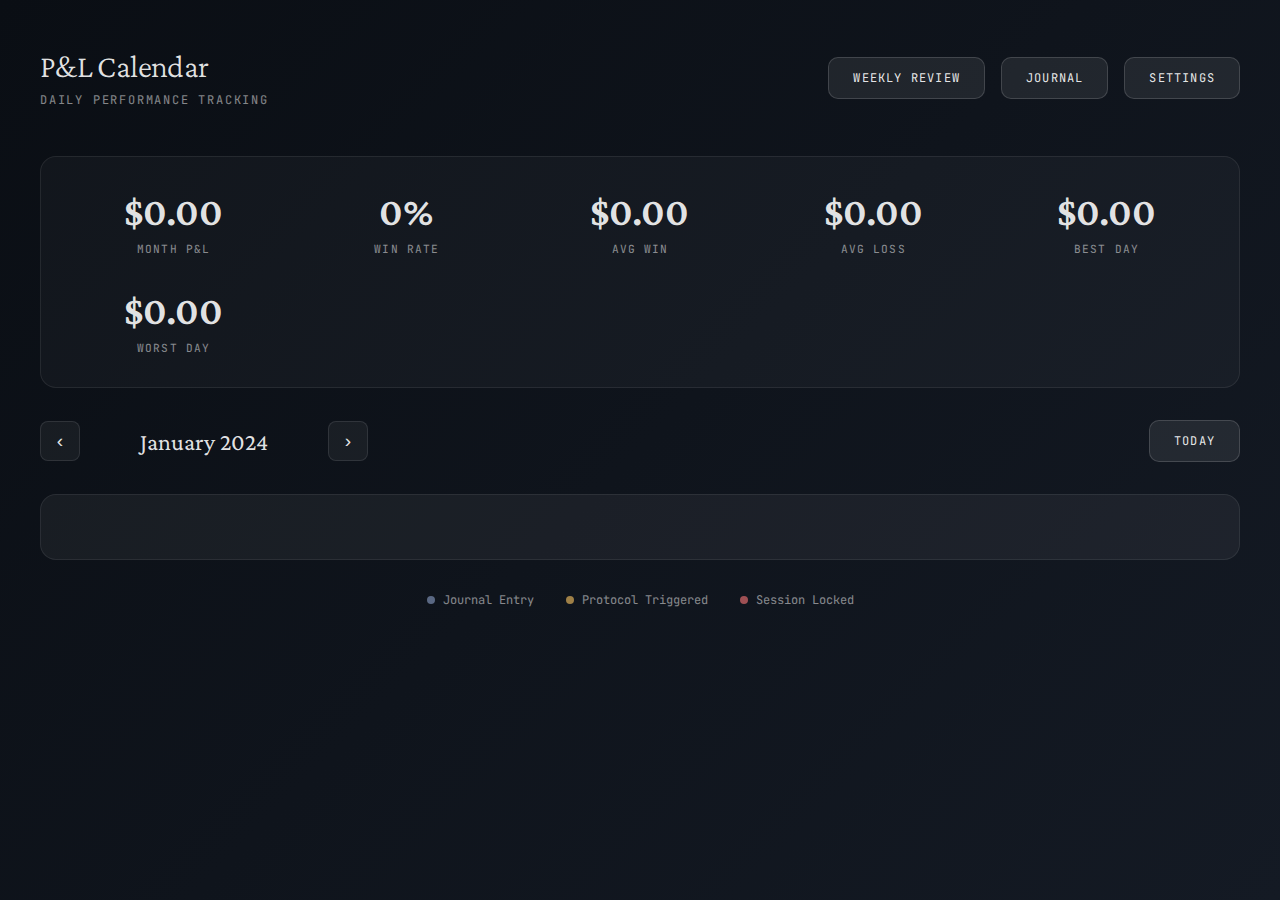
<file: calendar.html>
<!DOCTYPE html>
<html lang="en">
<head>
  <meta charset="UTF-8">
  <meta name="viewport" content="width=device-width, initial-scale=1.0">
  <title>Anchor - P&L Calendar</title>
  <link rel="preconnect" href="https://fonts.googleapis.com">
  <link rel="preconnect" href="https://fonts.gstatic.com" crossorigin>
  <link href="https://fonts.googleapis.com/css2?family=Crimson+Pro:wght@300;400;600&family=JetBrains+Mono:wght@400;500&display=swap" rel="stylesheet">
  <style>
    * {
      margin: 0;
      padding: 0;
      box-sizing: border-box;
    }

    body {
      font-family: 'Crimson Pro', Georgia, serif;
      background: linear-gradient(135deg, #0a0e14 0%, #141a24 100%);
      color: rgba(255, 255, 255, 0.9);
      min-height: 100vh;
      padding: 3rem 2rem;
    }

    .container {
      max-width: 1200px;
      margin: 0 auto;
    }

    .header {
      margin-bottom: 3rem;
      display: flex;
      justify-content: space-between;
      align-items: center;
      flex-wrap: wrap;
      gap: 1rem;
    }

    .header-left {
      flex: 1;
    }

    .logo {
      font-size: 2rem;
      font-weight: 300;
      letter-spacing: -0.02em;
      margin-bottom: 0.5rem;
    }

    .subtitle {
      font-family: 'JetBrains Mono', monospace;
      font-size: 0.75rem;
      text-transform: uppercase;
      letter-spacing: 0.15em;
      color: rgba(255, 255, 255, 0.5);
    }

    .header-actions {
      display: flex;
      gap: 1rem;
    }

    .button {
      padding: 0.75rem 1.5rem;
      background: rgba(255, 255, 255, 0.08);
      border: 1px solid rgba(255, 255, 255, 0.15);
      border-radius: 10px;
      color: rgba(255, 255, 255, 0.9);
      font-family: 'JetBrains Mono', monospace;
      font-size: 0.75rem;
      text-transform: uppercase;
      letter-spacing: 0.1em;
      cursor: pointer;
      transition: all 0.2s;
      text-decoration: none;
      display: inline-block;
    }

    .button:hover {
      background: rgba(255, 255, 255, 0.12);
    }

    .stats-overview {
      background: rgba(255, 255, 255, 0.03);
      border: 1px solid rgba(255, 255, 255, 0.08);
      border-radius: 16px;
      padding: 2rem;
      margin-bottom: 2rem;
      display: grid;
      grid-template-columns: repeat(auto-fit, minmax(200px, 1fr));
      gap: 2rem;
    }

    .stat-card {
      text-align: center;
    }

    .stat-value {
      font-size: 2.5rem;
      font-weight: 600;
      margin-bottom: 0.5rem;
    }

    .stat-value.positive {
      color: rgba(120, 200, 140, 1);
    }

    .stat-value.negative {
      color: rgba(255, 120, 120, 1);
    }

    .stat-label {
      font-family: 'JetBrains Mono', monospace;
      font-size: 0.7rem;
      text-transform: uppercase;
      letter-spacing: 0.1em;
      color: rgba(255, 255, 255, 0.5);
    }

    .calendar-controls {
      display: flex;
      justify-content: space-between;
      align-items: center;
      margin-bottom: 2rem;
      flex-wrap: wrap;
      gap: 1rem;
    }

    .month-nav {
      display: flex;
      align-items: center;
      gap: 1.5rem;
    }

    .nav-btn {
      width: 40px;
      height: 40px;
      background: rgba(255, 255, 255, 0.05);
      border: 1px solid rgba(255, 255, 255, 0.1);
      border-radius: 8px;
      color: rgba(255, 255, 255, 0.9);
      cursor: pointer;
      display: flex;
      align-items: center;
      justify-content: center;
      font-size: 1.2rem;
      transition: all 0.2s;
    }

    .nav-btn:hover {
      background: rgba(255, 255, 255, 0.1);
    }

    .current-month {
      font-size: 1.5rem;
      font-weight: 400;
      min-width: 200px;
      text-align: center;
    }

    .view-toggle {
      display: flex;
      gap: 0.5rem;
    }

    .toggle-btn {
      padding: 0.5rem 1rem;
      background: rgba(255, 255, 255, 0.05);
      border: 1px solid rgba(255, 255, 255, 0.1);
      border-radius: 8px;
      color: rgba(255, 255, 255, 0.6);
      font-family: 'JetBrains Mono', monospace;
      font-size: 0.75rem;
      cursor: pointer;
      transition: all 0.2s;
    }

    .toggle-btn.active {
      background: rgba(255, 255, 255, 0.1);
      border-color: rgba(255, 255, 255, 0.2);
      color: rgba(255, 255, 255, 0.9);
    }

    .calendar-grid {
      background: rgba(255, 255, 255, 0.03);
      border: 1px solid rgba(255, 255, 255, 0.08);
      border-radius: 16px;
      padding: 2rem;
      display: grid;
      grid-template-columns: repeat(7, 1fr);
      gap: 1px;
      background: rgba(255, 255, 255, 0.05);
    }

    .day-header {
      font-family: 'JetBrains Mono', monospace;
      font-size: 0.7rem;
      text-transform: uppercase;
      letter-spacing: 0.1em;
      color: rgba(255, 255, 255, 0.5);
      padding: 1rem;
      text-align: center;
      background: rgba(10, 14, 20, 0.8);
    }

    .day-cell {
      background: rgba(10, 14, 20, 0.6);
      min-height: 100px;
      padding: 0.75rem;
      position: relative;
      transition: all 0.2s;
      cursor: pointer;
    }

    .day-cell:hover {
      background: rgba(10, 14, 20, 0.8);
    }

    .day-cell.other-month {
      opacity: 0.3;
    }

    .day-cell.today {
      background: rgba(120, 140, 180, 0.1);
      border: 1px solid rgba(120, 140, 180, 0.3);
    }

    .day-number {
      font-family: 'JetBrains Mono', monospace;
      font-size: 0.85rem;
      color: rgba(255, 255, 255, 0.6);
      margin-bottom: 0.5rem;
    }

    .day-pnl {
      font-family: 'JetBrains Mono', monospace;
      font-size: 1.1rem;
      font-weight: 600;
      margin-bottom: 0.25rem;
    }

    .day-pnl.positive {
      color: rgba(120, 200, 140, 1);
    }

    .day-pnl.negative {
      color: rgba(255, 120, 120, 1);
    }

    .day-trades {
      font-family: 'JetBrains Mono', monospace;
      font-size: 0.7rem;
      color: rgba(255, 255, 255, 0.4);
    }

    .day-indicators {
      display: flex;
      gap: 0.25rem;
      margin-top: 0.5rem;
      flex-wrap: wrap;
    }

    .indicator {
      width: 6px;
      height: 6px;
      border-radius: 50%;
    }

    .indicator.journal {
      background: rgba(140, 160, 200, 0.6);
    }

    .indicator.trigger {
      background: rgba(255, 200, 100, 0.6);
    }

    .indicator.locked {
      background: rgba(255, 120, 120, 0.6);
    }

    .legend {
      display: flex;
      justify-content: center;
      gap: 2rem;
      margin-top: 2rem;
      flex-wrap: wrap;
    }

    .legend-item {
      display: flex;
      align-items: center;
      gap: 0.5rem;
      font-family: 'JetBrains Mono', monospace;
      font-size: 0.75rem;
      color: rgba(255, 255, 255, 0.5);
    }

    .legend-dot {
      width: 8px;
      height: 8px;
      border-radius: 50%;
    }

    .day-detail-modal {
      display: none;
      position: fixed;
      top: 0;
      left: 0;
      width: 100%;
      height: 100%;
      background: rgba(0, 0, 0, 0.8);
      z-index: 1000;
      align-items: center;
      justify-content: center;
      padding: 2rem;
    }

    .day-detail-modal.show {
      display: flex;
    }

    .modal-content {
      background: rgba(20, 26, 36, 0.98);
      border: 1px solid rgba(255, 255, 255, 0.12);
      border-radius: 20px;
      padding: 2rem;
      max-width: 600px;
      width: 100%;
      max-height: 80vh;
      overflow-y: auto;
    }

    .modal-header {
      display: flex;
      justify-content: space-between;
      align-items: center;
      margin-bottom: 2rem;
    }

    .modal-title {
      font-size: 1.5rem;
      font-weight: 400;
    }

    .modal-close {
      width: 32px;
      height: 32px;
      background: rgba(255, 255, 255, 0.08);
      border: 1px solid rgba(255, 255, 255, 0.12);
      border-radius: 8px;
      color: rgba(255, 255, 255, 0.6);
      cursor: pointer;
      display: flex;
      align-items: center;
      justify-content: center;
      font-size: 1.2rem;
      transition: all 0.2s;
    }

    .modal-close:hover {
      background: rgba(255, 255, 255, 0.12);
    }

    .modal-stats {
      display: grid;
      grid-template-columns: repeat(2, 1fr);
      gap: 1rem;
      margin-bottom: 1.5rem;
    }

    .modal-stat {
      background: rgba(255, 255, 255, 0.03);
      border: 1px solid rgba(255, 255, 255, 0.08);
      border-radius: 12px;
      padding: 1rem;
    }

    .modal-stat-label {
      font-family: 'JetBrains Mono', monospace;
      font-size: 0.7rem;
      text-transform: uppercase;
      letter-spacing: 0.1em;
      color: rgba(255, 255, 255, 0.5);
      margin-bottom: 0.5rem;
    }

    .modal-stat-value {
      font-size: 1.5rem;
      font-weight: 600;
    }

    .modal-section {
      margin-top: 1.5rem;
    }

    .modal-section-title {
      font-family: 'JetBrains Mono', monospace;
      font-size: 0.8rem;
      text-transform: uppercase;
      letter-spacing: 0.1em;
      color: rgba(255, 255, 255, 0.5);
      margin-bottom: 1rem;
    }

    .trade-list {
      display: flex;
      flex-direction: column;
      gap: 0.5rem;
    }

    .trade-item {
      display: flex;
      justify-content: space-between;
      align-items: center;
      padding: 0.75rem;
      background: rgba(255, 255, 255, 0.03);
      border-radius: 8px;
      font-family: 'JetBrains Mono', monospace;
      font-size: 0.85rem;
    }

    .trade-time {
      color: rgba(255, 255, 255, 0.5);
    }

    .trade-pnl {
      font-weight: 600;
    }

    @media (max-width: 768px) {
      .calendar-grid {
        gap: 1px;
        padding: 1rem;
      }

      .day-cell {
        min-height: 80px;
        padding: 0.5rem;
      }

      .stats-overview {
        grid-template-columns: 1fr;
      }

      .month-nav {
        flex-direction: column;
      }
    }
  </style>
</head>
<body>
  <div class="container">
    <div class="header">
      <div class="header-left">
        <div class="logo">P&L Calendar</div>
        <div class="subtitle">Daily Performance Tracking</div>
      </div>
      <div class="header-actions">
        <a href="review.html" class="button">Weekly Review</a>
        <a href="journal.html" class="button">Journal</a>
        <a href="options.html" class="button">Settings</a>
      </div>
    </div>

    <div class="stats-overview">
      <div class="stat-card">
        <div class="stat-value" id="monthPnL">$0.00</div>
        <div class="stat-label">Month P&L</div>
      </div>
      <div class="stat-card">
        <div class="stat-value" id="winRate">0%</div>
        <div class="stat-label">Win Rate</div>
      </div>
      <div class="stat-card">
        <div class="stat-value" id="avgWin">$0.00</div>
        <div class="stat-label">Avg Win</div>
      </div>
      <div class="stat-card">
        <div class="stat-value" id="avgLoss">$0.00</div>
        <div class="stat-label">Avg Loss</div>
      </div>
      <div class="stat-card">
        <div class="stat-value" id="bestDay">$0.00</div>
        <div class="stat-label">Best Day</div>
      </div>
      <div class="stat-card">
        <div class="stat-value" id="worstDay">$0.00</div>
        <div class="stat-label">Worst Day</div>
      </div>
    </div>

    <div class="calendar-controls">
      <div class="month-nav">
        <button class="nav-btn" id="prevMonth">‹</button>
        <div class="current-month" id="currentMonth">January 2024</div>
        <button class="nav-btn" id="nextMonth">›</button>
      </div>
      <button class="button" id="todayBtn">Today</button>
    </div>

    <div class="calendar-grid" id="calendarGrid">
      <!-- Calendar will be populated here -->
    </div>

    <div class="legend">
      <div class="legend-item">
        <div class="legend-dot indicator journal"></div>
        <span>Journal Entry</span>
      </div>
      <div class="legend-item">
        <div class="legend-dot indicator trigger"></div>
        <span>Protocol Triggered</span>
      </div>
      <div class="legend-item">
        <div class="legend-dot indicator locked"></div>
        <span>Session Locked</span>
      </div>
    </div>
  </div>

  <!-- Day Detail Modal -->
  <div class="day-detail-modal" id="dayModal">
    <div class="modal-content">
      <div class="modal-header">
        <div class="modal-title" id="modalDate">January 1, 2024</div>
        <button class="modal-close" id="modalClose">×</button>
      </div>

      <div class="modal-stats">
        <div class="modal-stat">
          <div class="modal-stat-label">Net P&L</div>
          <div class="modal-stat-value" id="modalPnL">$0.00</div>
        </div>
        <div class="modal-stat">
          <div class="modal-stat-label">Total Trades</div>
          <div class="modal-stat-value" id="modalTrades">0</div>
        </div>
      </div>

      <div class="modal-section">
        <div class="modal-section-title">Trade History</div>
        <div class="trade-list" id="tradeList">
          <!-- Trades will be populated here -->
        </div>
      </div>
    </div>
  </div>

  <script src="calendar.js"></script>
</body>
</html>
</file>
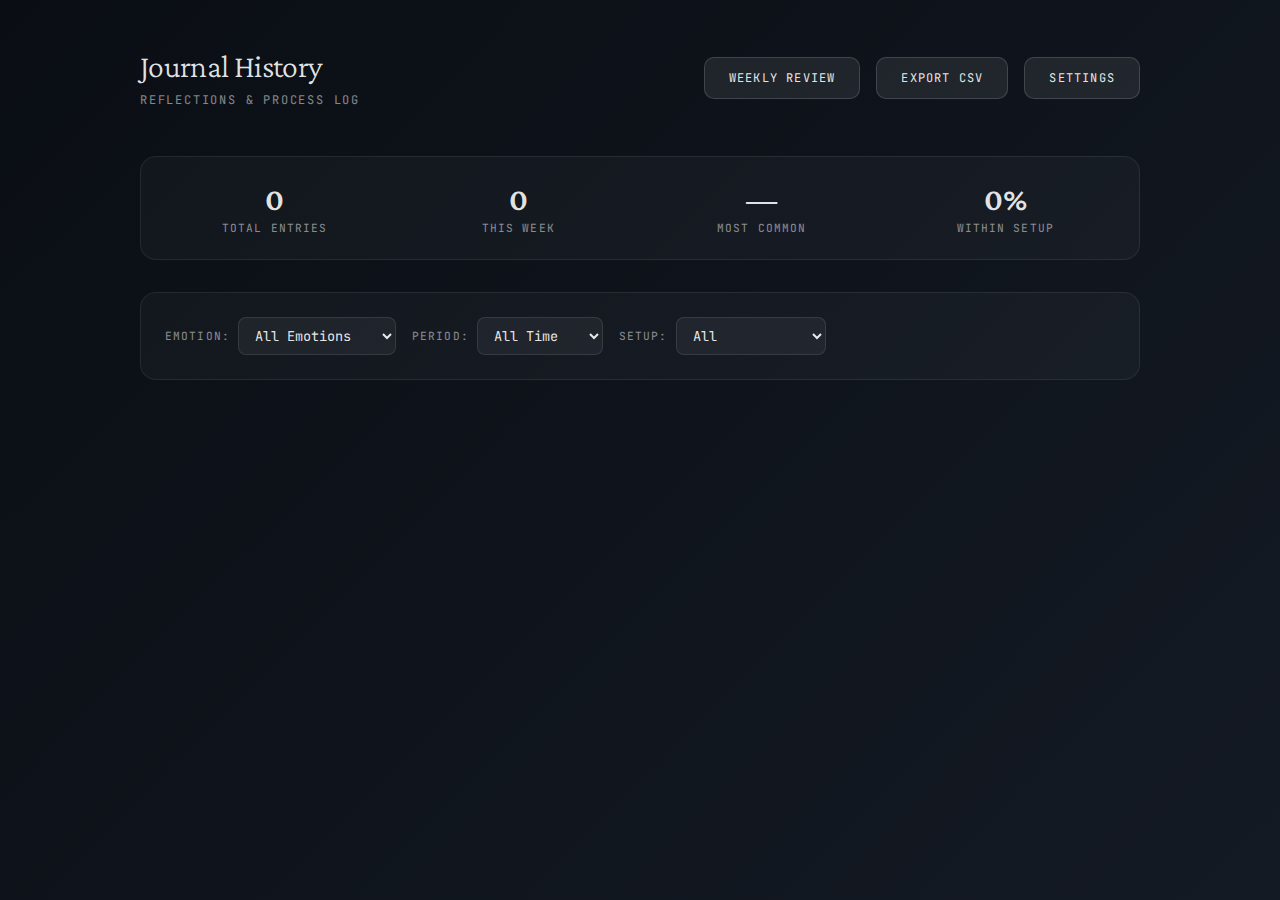
<file: journal.html>
<!DOCTYPE html>
<html lang="en">
<head>
  <meta charset="UTF-8">
  <meta name="viewport" content="width=device-width, initial-scale=1.0">
  <title>Anchor - Journal History</title>
  <link rel="preconnect" href="https://fonts.googleapis.com">
  <link rel="preconnect" href="https://fonts.gstatic.com" crossorigin>
  <link href="https://fonts.googleapis.com/css2?family=Crimson+Pro:wght@300;400;600&family=JetBrains+Mono:wght@400;500&display=swap" rel="stylesheet">
  <style>
    * {
      margin: 0;
      padding: 0;
      box-sizing: border-box;
    }

    body {
      font-family: 'Crimson Pro', Georgia, serif;
      background: linear-gradient(135deg, #0a0e14 0%, #141a24 100%);
      color: rgba(255, 255, 255, 0.9);
      min-height: 100vh;
      padding: 3rem 2rem;
    }

    .container {
      max-width: 1000px;
      margin: 0 auto;
    }

    .header {
      margin-bottom: 3rem;
      display: flex;
      justify-content: space-between;
      align-items: center;
      flex-wrap: wrap;
      gap: 1rem;
    }

    .header-left {
      flex: 1;
    }

    .logo {
      font-size: 2rem;
      font-weight: 300;
      letter-spacing: -0.02em;
      margin-bottom: 0.5rem;
    }

    .subtitle {
      font-family: 'JetBrains Mono', monospace;
      font-size: 0.75rem;
      text-transform: uppercase;
      letter-spacing: 0.15em;
      color: rgba(255, 255, 255, 0.5);
    }

    .header-actions {
      display: flex;
      gap: 1rem;
    }

    .button {
      padding: 0.75rem 1.5rem;
      background: rgba(255, 255, 255, 0.08);
      border: 1px solid rgba(255, 255, 255, 0.15);
      border-radius: 10px;
      color: rgba(255, 255, 255, 0.9);
      font-family: 'JetBrains Mono', monospace;
      font-size: 0.75rem;
      text-transform: uppercase;
      letter-spacing: 0.1em;
      cursor: pointer;
      transition: all 0.2s;
      text-decoration: none;
      display: inline-block;
    }

    .button:hover {
      background: rgba(255, 255, 255, 0.12);
    }

    .stats-bar {
      background: rgba(255, 255, 255, 0.03);
      border: 1px solid rgba(255, 255, 255, 0.08);
      border-radius: 16px;
      padding: 1.5rem;
      margin-bottom: 2rem;
      display: grid;
      grid-template-columns: repeat(auto-fit, minmax(150px, 1fr));
      gap: 1.5rem;
    }

    .stat {
      text-align: center;
    }

    .stat-value {
      font-size: 2rem;
      font-weight: 600;
      margin-bottom: 0.25rem;
    }

    .stat-label {
      font-family: 'JetBrains Mono', monospace;
      font-size: 0.7rem;
      text-transform: uppercase;
      letter-spacing: 0.1em;
      color: rgba(255, 255, 255, 0.5);
    }

    .filters {
      background: rgba(255, 255, 255, 0.03);
      border: 1px solid rgba(255, 255, 255, 0.08);
      border-radius: 16px;
      padding: 1.5rem;
      margin-bottom: 2rem;
    }

    .filter-row {
      display: flex;
      gap: 1rem;
      flex-wrap: wrap;
      align-items: center;
    }

    .filter-group {
      display: flex;
      align-items: center;
      gap: 0.5rem;
    }

    .filter-label {
      font-family: 'JetBrains Mono', monospace;
      font-size: 0.7rem;
      text-transform: uppercase;
      letter-spacing: 0.1em;
      color: rgba(255, 255, 255, 0.5);
    }

    select {
      padding: 0.5rem 0.75rem;
      background: rgba(255, 255, 255, 0.05);
      border: 1px solid rgba(255, 255, 255, 0.1);
      border-radius: 8px;
      color: rgba(255, 255, 255, 0.9);
      font-family: 'JetBrains Mono', monospace;
      font-size: 0.85rem;
      cursor: pointer;
    }

    .entries-container {
      display: flex;
      flex-direction: column;
      gap: 1.5rem;
    }

    .entry {
      background: rgba(255, 255, 255, 0.03);
      border: 1px solid rgba(255, 255, 255, 0.08);
      border-radius: 16px;
      padding: 1.5rem;
      transition: all 0.2s;
    }

    .entry:hover {
      background: rgba(255, 255, 255, 0.05);
      border-color: rgba(255, 255, 255, 0.12);
    }

    .entry-header {
      display: flex;
      justify-content: space-between;
      align-items: start;
      margin-bottom: 1rem;
      flex-wrap: wrap;
      gap: 0.75rem;
    }

    .entry-date {
      font-family: 'JetBrains Mono', monospace;
      font-size: 0.85rem;
      color: rgba(255, 255, 255, 0.5);
    }

    .entry-badges {
      display: flex;
      gap: 0.5rem;
      flex-wrap: wrap;
    }

    .badge {
      padding: 0.25rem 0.75rem;
      border-radius: 6px;
      font-family: 'JetBrains Mono', monospace;
      font-size: 0.7rem;
      text-transform: uppercase;
      letter-spacing: 0.05em;
    }

    .badge-emotion {
      background: rgba(255, 200, 100, 0.15);
      color: rgba(255, 200, 100, 1);
      border: 1px solid rgba(255, 200, 100, 0.3);
    }

    .badge-setup {
      background: rgba(120, 200, 140, 0.15);
      color: rgba(120, 200, 140, 1);
      border: 1px solid rgba(120, 200, 140, 0.3);
    }

    .badge-violation {
      background: rgba(255, 120, 120, 0.15);
      color: rgba(255, 120, 120, 1);
      border: 1px solid rgba(255, 120, 120, 0.3);
    }

    .entry-content {
      display: grid;
      gap: 1rem;
    }

    .entry-section {
      padding-left: 1rem;
      border-left: 2px solid rgba(255, 255, 255, 0.1);
    }

    .entry-section-title {
      font-family: 'JetBrains Mono', monospace;
      font-size: 0.7rem;
      text-transform: uppercase;
      letter-spacing: 0.1em;
      color: rgba(255, 255, 255, 0.5);
      margin-bottom: 0.5rem;
    }

    .entry-section-content {
      font-size: 0.95rem;
      line-height: 1.6;
      color: rgba(255, 255, 255, 0.8);
    }

    .empty-state {
      text-align: center;
      padding: 4rem 2rem;
    }

    .empty-icon {
      font-size: 3rem;
      margin-bottom: 1rem;
      opacity: 0.3;
    }

    .empty-title {
      font-size: 1.5rem;
      margin-bottom: 0.5rem;
      color: rgba(255, 255, 255, 0.6);
    }

    .empty-text {
      font-size: 0.95rem;
      color: rgba(255, 255, 255, 0.4);
      line-height: 1.6;
    }

    @media (max-width: 768px) {
      .header {
        flex-direction: column;
        align-items: flex-start;
      }

      .stats-bar {
        grid-template-columns: repeat(2, 1fr);
      }

      .filter-row {
        flex-direction: column;
        align-items: stretch;
      }

      .filter-group {
        flex-direction: column;
        align-items: flex-start;
      }
    }
  </style>
</head>
<body>
  <div class="container">
    <div class="header">
      <div class="header-left">
        <div class="logo">Journal History</div>
        <div class="subtitle">Reflections & Process Log</div>
      </div>
      <div class="header-actions">
        <a href="review.html" class="button">Weekly Review</a>
        <button class="button" id="exportBtn">Export CSV</button>
        <a href="options.html" class="button">Settings</a>
      </div>
    </div>

    <div class="stats-bar">
      <div class="stat">
        <div class="stat-value" id="totalEntries">0</div>
        <div class="stat-label">Total Entries</div>
      </div>
      <div class="stat">
        <div class="stat-value" id="thisWeek">0</div>
        <div class="stat-label">This Week</div>
      </div>
      <div class="stat">
        <div class="stat-value" id="mostCommon">—</div>
        <div class="stat-label">Most Common</div>
      </div>
      <div class="stat">
        <div class="stat-value" id="setupRate">0%</div>
        <div class="stat-label">Within Setup</div>
      </div>
    </div>

    <div class="filters">
      <div class="filter-row">
        <div class="filter-group">
          <span class="filter-label">Emotion:</span>
          <select id="emotionFilter">
            <option value="all">All Emotions</option>
            <option value="neutral">Neutral</option>
            <option value="frustration">Frustration</option>
            <option value="urgency">Urgency</option>
            <option value="anger">Anger</option>
            <option value="fear">Fear</option>
            <option value="fomo">FOMO</option>
            <option value="overconfidence">Overconfidence</option>
            <option value="fatigue">Fatigue</option>
          </select>
        </div>
        <div class="filter-group">
          <span class="filter-label">Period:</span>
          <select id="periodFilter">
            <option value="all">All Time</option>
            <option value="today">Today</option>
            <option value="week">This Week</option>
            <option value="month">This Month</option>
          </select>
        </div>
        <div class="filter-group">
          <span class="filter-label">Setup:</span>
          <select id="setupFilter">
            <option value="all">All</option>
            <option value="yes">Within Setup</option>
            <option value="no">Outside Setup</option>
          </select>
        </div>
      </div>
    </div>

    <div class="entries-container" id="entriesContainer">
      <!-- Entries will be populated here -->
    </div>
  </div>

  <script src="journal.js"></script>
</body>
</html>
</file>
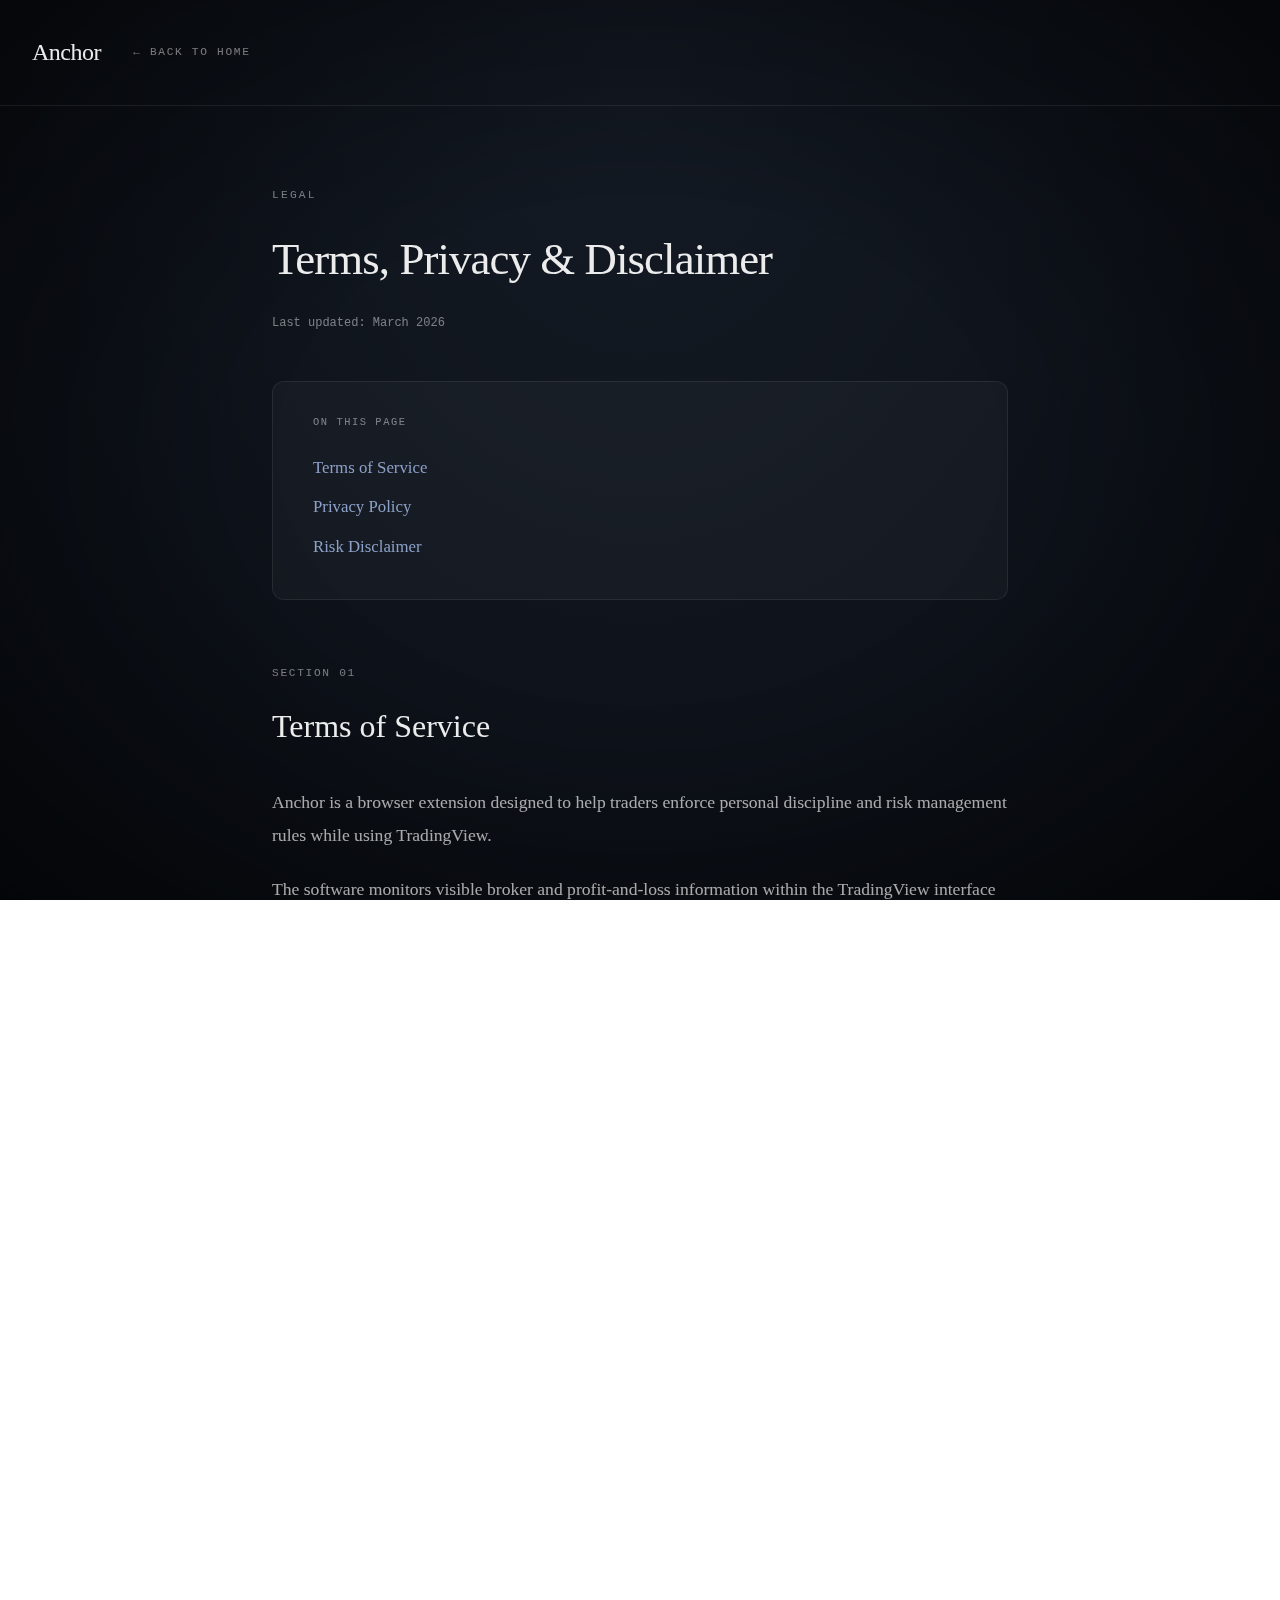
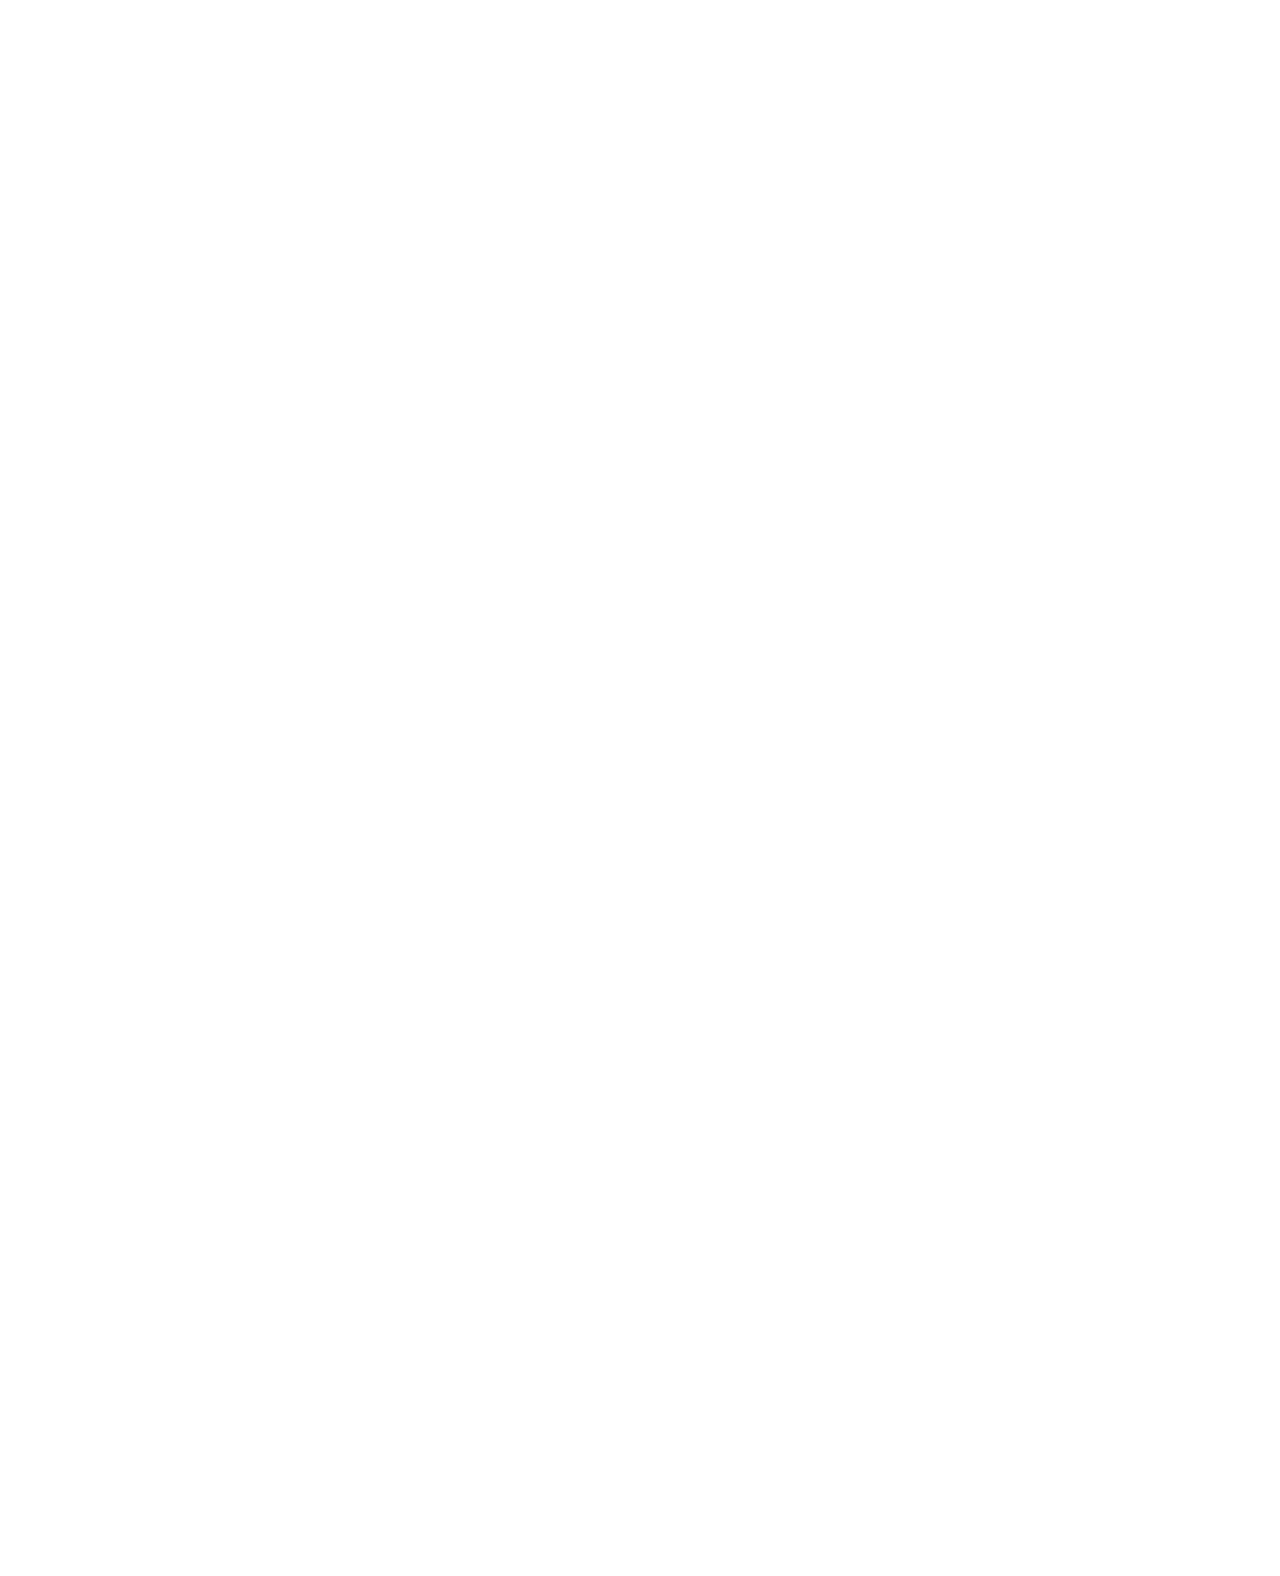
<file: legal.html>
<!DOCTYPE html>
<html lang="en">
<head>
  <meta charset="UTF-8">
  <meta name="viewport" content="width=device-width, initial-scale=1.0">
  <title>Legal — Anchor</title>
  <meta name="description" content="Terms of Service, Privacy Policy, and Risk Disclaimer for Anchor.">

  <style>
    * { margin: 0; padding: 0; box-sizing: border-box; }

    :root {
      --bg-base: #0a0e14;
      --bg-gradient-end: #141a24;
      --text-primary: rgba(255, 255, 255, 0.92);
      --text-secondary: rgba(255, 255, 255, 0.65);
      --text-tertiary: rgba(255, 255, 255, 0.45);
      --border-subtle: rgba(255, 255, 255, 0.08);
      --panel-bg: rgba(255, 255, 255, 0.03);
      --accent-bright: rgba(140, 160, 200, 1);
    }

    body {
      font-family: Georgia, "Times New Roman", serif;
      background: radial-gradient(ellipse at 50% 10%, var(--bg-gradient-end), var(--bg-base));
      background-attachment: fixed;
      color: var(--text-primary);
      line-height: 1.7;
    }

    body::before {
      content: '';
      position: fixed;
      inset: 0;
      background: radial-gradient(ellipse at center, transparent 40%, rgba(0,0,0,0.6) 100%);
      pointer-events: none;
      z-index: 1;
    }

    .container {
      position: relative;
      z-index: 2;
      max-width: 800px;
      margin: 0 auto;
      padding: 0 2rem;
    }

    nav {
      position: relative;
      z-index: 2;
      padding: 2rem;
      display: flex;
      align-items: center;
      gap: 2rem;
      border-bottom: 1px solid var(--border-subtle);
    }

    .nav-logo {
      font-size: 1.5rem;
      font-weight: 400;
      letter-spacing: -0.02em;
      text-decoration: none;
      color: var(--text-primary);
    }

    .nav-back {
      font-family: ui-monospace, SFMono-Regular, Menlo, Monaco, Consolas, "Liberation Mono", "Courier New", monospace;
      font-size: 0.7rem;
      text-transform: uppercase;
      letter-spacing: 0.15em;
      color: var(--text-tertiary);
      text-decoration: none;
    }

    .nav-back:hover { color: var(--text-secondary); }

    .page-header {
      padding: 5rem 0 3rem;
    }

    .page-label {
      font-family: ui-monospace, SFMono-Regular, Menlo, Monaco, Consolas, "Liberation Mono", "Courier New", monospace;
      font-size: 0.7rem;
      text-transform: uppercase;
      letter-spacing: 0.2em;
      color: var(--text-tertiary);
      margin-bottom: 1rem;
    }

    .page-title {
      font-size: 2.8rem;
      font-weight: 400;
      letter-spacing: -0.02em;
      margin-bottom: 1rem;
    }

    .page-updated {
      font-family: ui-monospace, SFMono-Regular, Menlo, Monaco, Consolas, "Liberation Mono", "Courier New", monospace;
      font-size: 0.75rem;
      color: var(--text-tertiary);
    }

    .toc {
      background: var(--panel-bg);
      border: 1px solid var(--border-subtle);
      border-radius: 12px;
      padding: 2rem 2.5rem;
      margin-bottom: 4rem;
    }

    .toc-label {
      font-family: ui-monospace, SFMono-Regular, Menlo, Monaco, Consolas, "Liberation Mono", "Courier New", monospace;
      font-size: 0.65rem;
      text-transform: uppercase;
      letter-spacing: 0.15em;
      color: var(--text-tertiary);
      margin-bottom: 1rem;
    }

    .toc a {
      display: block;
      color: var(--accent-bright);
      text-decoration: none;
      font-size: 1.05rem;
      padding: 0.35rem 0;
    }

    .toc a:hover {
      text-decoration: underline;
      text-underline-offset: 3px;
    }

    .legal-section {
      margin-bottom: 5rem;
      padding-bottom: 5rem;
      border-bottom: 1px solid var(--border-subtle);
    }

    .legal-section:last-of-type {
      border-bottom: none;
    }

    .legal-section-label {
      font-family: ui-monospace, SFMono-Regular, Menlo, Monaco, Consolas, "Liberation Mono", "Courier New", monospace;
      font-size: 0.7rem;
      text-transform: uppercase;
      letter-spacing: 0.15em;
      color: var(--text-tertiary);
      margin-bottom: 1rem;
    }

    .legal-section-title {
      font-size: 2rem;
      font-weight: 400;
      margin-bottom: 2rem;
    }

    .legal-body {
      font-size: 1.1rem;
      line-height: 1.9;
      color: var(--text-secondary);
    }

    .legal-body p {
      margin-bottom: 1.25rem;
    }

    .legal-body p:last-child {
      margin-bottom: 0;
    }

    footer {
      padding: 3rem 2rem;
      text-align: center;
      border-top: 1px solid var(--border-subtle);
      position: relative;
      z-index: 2;
    }

    .footer-text {
      font-size: 0.9rem;
      color: var(--text-tertiary);
      line-height: 1.8;
    }

    .footer-text a {
      color: inherit;
      text-decoration: underline;
      text-underline-offset: 3px;
    }

    @media (max-width: 640px) {
      nav {
        padding: 1.5rem;
        gap: 1rem;
        flex-wrap: wrap;
      }

      .container {
        padding: 0 1.25rem;
      }

      .page-header {
        padding: 3.5rem 0 2.5rem;
      }

      .page-title {
        font-size: 2.2rem;
      }

      .legal-section-title {
        font-size: 1.65rem;
      }

      .toc {
        padding: 1.5rem;
      }

      .legal-body {
        font-size: 1.02rem;
      }

      footer {
        padding: 2.5rem 1.25rem;
      }
    }
  </style>
</head>
<body>

  <nav>
    <a href="/" class="nav-logo">Anchor</a>
    <a href="/" class="nav-back">← Back to Home</a>
  </nav>

  <div class="container">

    <div class="page-header">
      <p class="page-label">Legal</p>
      <h1 class="page-title">Terms, Privacy & Disclaimer</h1>
      <p class="page-updated">Last updated: March 2026</p>
    </div>

    <div class="toc">
      <p class="toc-label">On this page</p>
      <a href="#terms">Terms of Service</a>
      <a href="#privacy">Privacy Policy</a>
      <a href="#disclaimer">Risk Disclaimer</a>
    </div>

    <div class="legal-section" id="terms">
      <p class="legal-section-label">Section 01</p>
      <h2 class="legal-section-title">Terms of Service</h2>
      <div class="legal-body">
        <p>Anchor is a browser extension designed to help traders enforce personal discipline and risk management rules while using TradingView.</p>
        <p>The software monitors visible broker and profit-and-loss information within the TradingView interface and may trigger cooldown timers, journaling prompts, lock screens, and related behavioral safeguards when predefined rules are violated.</p>
        <p>Anchor does not place trades, execute orders, access brokerage accounts, or interact with broker APIs. All trading decisions remain the sole responsibility of the user.</p>
        <p>By using Anchor, you acknowledge that you are solely responsible for your trading activity and any financial outcomes that result from it.</p>
        <p>Access to Anchor is offered through a recurring subscription following a free trial period. Users may cancel their subscription at any time through their payment provider or billing portal, subject to the terms of that provider.</p>
      </div>
    </div>

    <div class="legal-section" id="privacy">
      <p class="legal-section-label">Section 02</p>
      <h2 class="legal-section-title">Privacy Policy</h2>
      <div class="legal-body">
        <p>Anchor is designed with a privacy-first architecture.</p>
        <p>All user configuration data, journal entries, session tracking information, and trading-related behavioral data are stored locally on the user’s device using browser storage.</p>
        <p>Anchor reads visible content from TradingView only as needed to perform its core function, including detecting broker context, profit-and-loss values, and rule-violation conditions within the page interface.</p>
        <p>Anchor does not transmit trading activity, trading journal entries, or behavioral session data to external servers.</p>
        <p>Anchor does not access broker credentials, brokerage accounts, or trading platform authentication systems.</p>
        <p>License key validation is performed by transmitting the user’s license key to Anchor’s servers to verify subscription or activation status. No trading activity, journal entries, or behavioral session data is included in this request.</p>
        <p>Payments and subscription management are handled through Stripe. Anchor’s backend infrastructure may use service providers to support license validation and subscription status checks. Trading activity, journal entries, and behavioral session data are not transmitted as part of this process. Those providers may collect and process payment information in accordance with their own terms and privacy policies.</p>
      </div>
    </div>

    <div class="legal-section" id="disclaimer">
      <p class="legal-section-label">Section 03</p>
      <h2 class="legal-section-title">Risk Disclaimer</h2>
      <div class="legal-body">
        <p>Trading futures, derivatives, and other financial instruments involves substantial risk and may result in significant financial loss.</p>
        <p>Anchor is a behavioral risk-management tool designed to help traders enforce personal discipline rules. It does not provide trading advice, financial recommendations, investment strategies, or brokerage services.</p>
        <p>Anchor does not guarantee profitability, performance improvement, or loss prevention.</p>
        <p>Users are solely responsible for their trading decisions, risk management practices, and compliance with any applicable broker or prop-firm rules.</p>
      </div>
    </div>

  </div>

  <footer>
    <p class="footer-text">
      <a href="/legal">Terms</a>
      &nbsp;·&nbsp;
      <a href="/legal#privacy">Privacy</a>
      &nbsp;·&nbsp;
      <a href="/legal#disclaimer">Disclaimer</a>
      &nbsp;·&nbsp;
      <a href="mailto:tradinganchor.support@gmail.com">Contact</a>
    </p>
    <p class="footer-text" style="margin-top: 0.75rem;">
      Support: <a href="mailto:tradinganchor.support@gmail.com">tradinganchor.support@gmail.com</a>
    </p>
    <p class="footer-text" style="margin-top: 1rem;">© 2026 Anchor. Built for operators.</p>
  </footer>

</body>
</html>
</file>
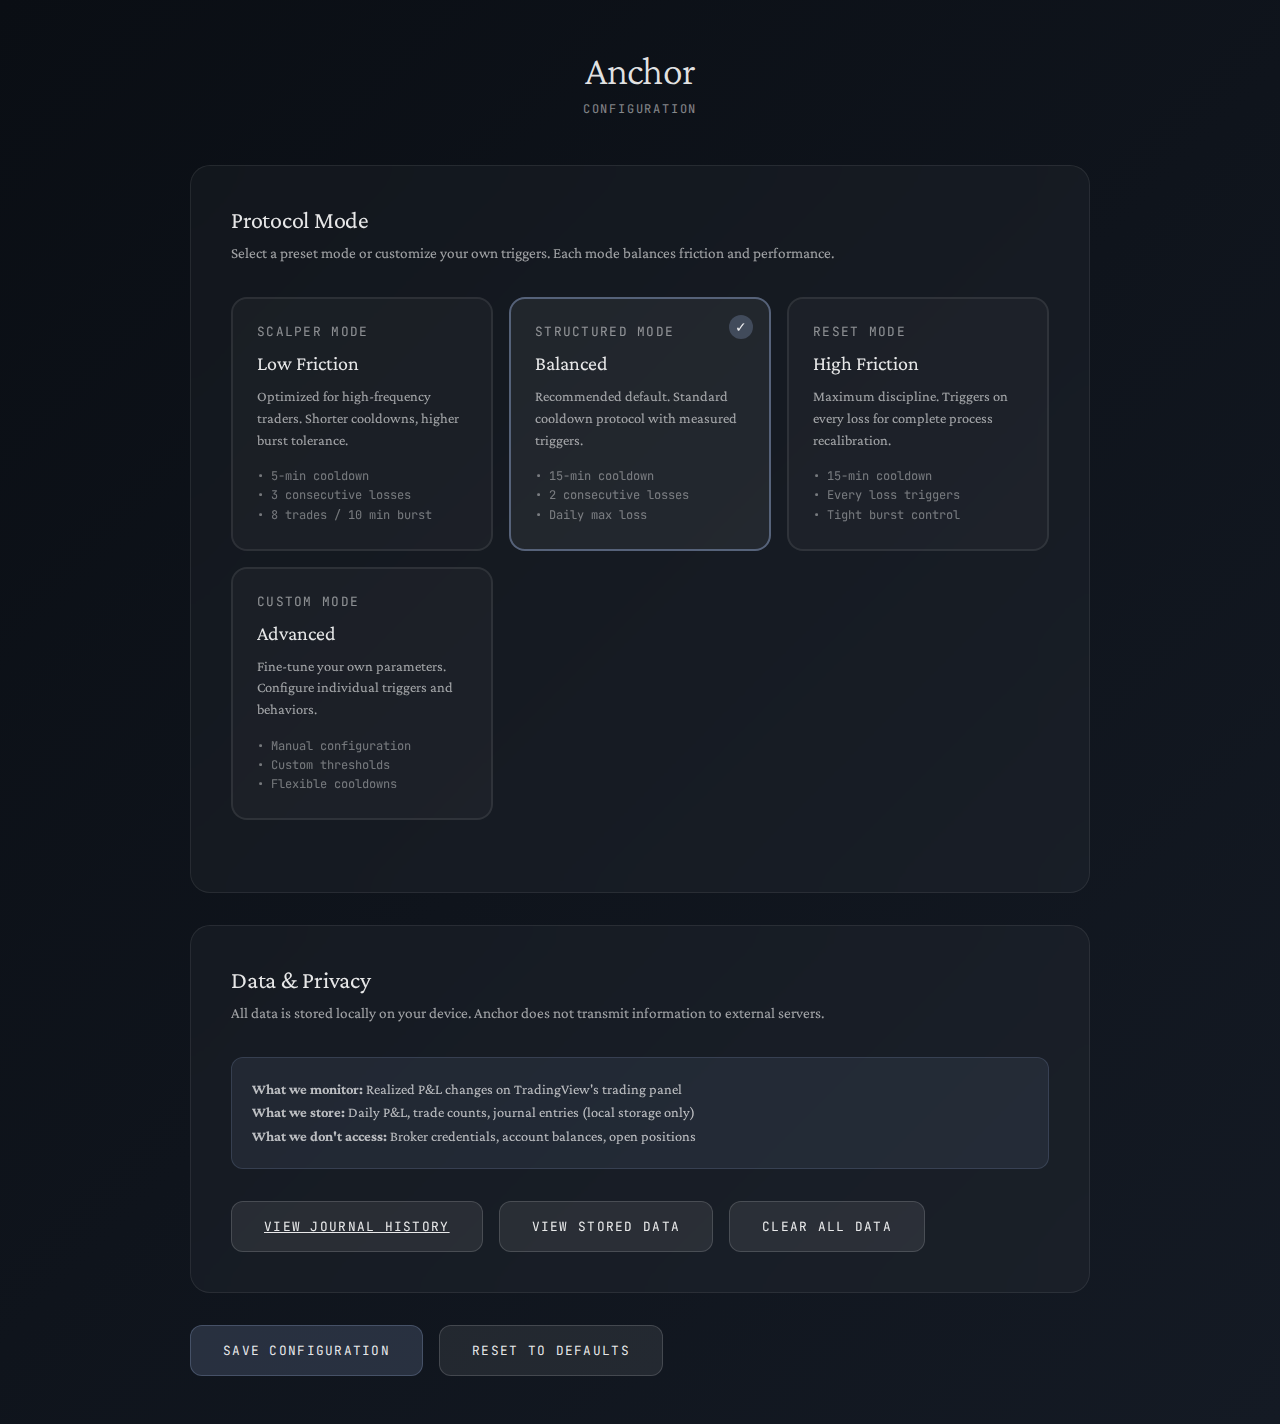
<file: options.html>
<!DOCTYPE html>
<html lang="en">
<head>
  <meta charset="UTF-8">
  <meta name="viewport" content="width=device-width, initial-scale=1.0">
  <title>Anchor - Settings</title>
  <link rel="preconnect" href="https://fonts.googleapis.com">
  <link rel="preconnect" href="https://fonts.gstatic.com" crossorigin>
  <link href="https://fonts.googleapis.com/css2?family=Crimson+Pro:wght@300;400;600&family=JetBrains+Mono:wght@400;500&display=swap" rel="stylesheet">
  <style>
    * {
      margin: 0;
      padding: 0;
      box-sizing: border-box;
    }

    body {
      font-family: 'Crimson Pro', Georgia, serif;
      background: linear-gradient(135deg, #0a0e14 0%, #141a24 100%);
      color: rgba(255, 255, 255, 0.9);
      min-height: 100vh;
      padding: 3rem 2rem;
    }

    .container {
      max-width: 900px;
      margin: 0 auto;
    }

    .header {
      margin-bottom: 3rem;
      text-align: center;
    }

    .logo {
      font-size: 2.5rem;
      font-weight: 300;
      letter-spacing: -0.02em;
      margin-bottom: 0.5rem;
    }

    .subtitle {
      font-family: 'JetBrains Mono', monospace;
      font-size: 0.75rem;
      text-transform: uppercase;
      letter-spacing: 0.15em;
      color: rgba(255, 255, 255, 0.5);
    }

    .section {
      background: rgba(255, 255, 255, 0.03);
      border: 1px solid rgba(255, 255, 255, 0.08);
      border-radius: 20px;
      padding: 2.5rem;
      margin-bottom: 2rem;
      backdrop-filter: blur(20px);
    }

    .section-title {
      font-size: 1.5rem;
      font-weight: 400;
      margin-bottom: 0.5rem;
      letter-spacing: -0.01em;
    }

    .section-description {
      font-size: 0.95rem;
      color: rgba(255, 255, 255, 0.6);
      margin-bottom: 2rem;
      line-height: 1.6;
    }

    /* Mode Selection */
    .mode-grid {
      display: grid;
      grid-template-columns: repeat(auto-fit, minmax(250px, 1fr));
      gap: 1rem;
      margin-bottom: 2rem;
    }

    .mode-card {
      background: rgba(255, 255, 255, 0.03);
      border: 2px solid rgba(255, 255, 255, 0.08);
      border-radius: 16px;
      padding: 1.5rem;
      cursor: pointer;
      transition: all 0.2s;
      position: relative;
    }

    .mode-card:hover {
      background: rgba(255, 255, 255, 0.05);
      border-color: rgba(255, 255, 255, 0.15);
    }

    .mode-card.selected {
      background: rgba(255, 255, 255, 0.06);
      border-color: rgba(140, 160, 200, 0.5);
    }

    .mode-card.selected::before {
      content: '✓';
      position: absolute;
      top: 1rem;
      right: 1rem;
      width: 24px;
      height: 24px;
      background: rgba(140, 160, 200, 0.3);
      border-radius: 50%;
      display: flex;
      align-items: center;
      justify-content: center;
      font-size: 0.9rem;
    }

    .mode-name {
      font-family: 'JetBrains Mono', monospace;
      font-size: 0.8rem;
      text-transform: uppercase;
      letter-spacing: 0.1em;
      color: rgba(255, 255, 255, 0.5);
      margin-bottom: 0.75rem;
    }

    .mode-title {
      font-size: 1.25rem;
      font-weight: 400;
      margin-bottom: 0.75rem;
    }

    .mode-description {
      font-size: 0.9rem;
      color: rgba(255, 255, 255, 0.6);
      line-height: 1.5;
      margin-bottom: 1rem;
    }

    .mode-specs {
      font-family: 'JetBrains Mono', monospace;
      font-size: 0.75rem;
      color: rgba(255, 255, 255, 0.4);
      line-height: 1.6;
    }

    /* Settings Form */
    .form-group {
      margin-bottom: 2rem;
    }

    .form-label {
      font-family: 'JetBrains Mono', monospace;
      font-size: 0.75rem;
      text-transform: uppercase;
      letter-spacing: 0.1em;
      color: rgba(255, 255, 255, 0.5);
      margin-bottom: 0.75rem;
      display: block;
    }

    .form-input {
      width: 100%;
      max-width: 300px;
      padding: 0.875rem 1rem;
      background: rgba(255, 255, 255, 0.05);
      border: 1px solid rgba(255, 255, 255, 0.1);
      border-radius: 10px;
      color: rgba(255, 255, 255, 0.9);
      font-family: 'JetBrains Mono', monospace;
      font-size: 0.9rem;
    }

    .form-input:focus {
      outline: none;
      border-color: rgba(255, 255, 255, 0.2);
      background: rgba(255, 255, 255, 0.08);
    }

    .checkbox-group {
      display: flex;
      flex-direction: column;
      gap: 0.75rem;
    }

    .checkbox-item {
      display: flex;
      align-items: center;
      gap: 0.75rem;
    }

    .checkbox-item input[type="checkbox"] {
      width: 20px;
      height: 20px;
      cursor: pointer;
    }

    .checkbox-item label {
      font-size: 0.95rem;
      cursor: pointer;
    }

    .radio-group {
      display: flex;
      gap: 1.5rem;
    }

    .radio-item {
      display: flex;
      align-items: center;
      gap: 0.5rem;
    }

    .radio-item input[type="radio"] {
      width: 18px;
      height: 18px;
      cursor: pointer;
    }

    .radio-item label {
      font-size: 0.95rem;
      cursor: pointer;
    }

    .button {
      padding: 1rem 2rem;
      background: rgba(255, 255, 255, 0.08);
      border: 1px solid rgba(255, 255, 255, 0.15);
      border-radius: 12px;
      color: rgba(255, 255, 255, 0.9);
      font-family: 'JetBrains Mono', monospace;
      font-size: 0.8rem;
      text-transform: uppercase;
      letter-spacing: 0.1em;
      cursor: pointer;
      transition: all 0.2s;
    }

    .button:hover {
      background: rgba(255, 255, 255, 0.12);
    }

    .button-primary {
      background: rgba(140, 160, 200, 0.2);
      border-color: rgba(140, 160, 200, 0.3);
    }

    .button-primary:hover {
      background: rgba(140, 160, 200, 0.3);
    }

    .button-group {
      display: flex;
      gap: 1rem;
      margin-top: 2rem;
    }

    .success-message {
      position: fixed;
      top: 2rem;
      right: 2rem;
      padding: 1rem 1.5rem;
      background: rgba(120, 200, 140, 0.2);
      border: 1px solid rgba(120, 200, 140, 0.3);
      border-radius: 12px;
      color: rgba(255, 255, 255, 0.9);
      font-size: 0.9rem;
      opacity: 0;
      transform: translateY(-20px);
      transition: all 0.3s;
      pointer-events: none;
    }

    .success-message.show {
      opacity: 1;
      transform: translateY(0);
    }

    .custom-settings {
      display: none;
      margin-top: 2rem;
      padding-top: 2rem;
      border-top: 1px solid rgba(255, 255, 255, 0.08);
    }

    .custom-settings.visible {
      display: block;
    }

    .info-box {
      background: rgba(140, 160, 200, 0.1);
      border: 1px solid rgba(140, 160, 200, 0.2);
      border-radius: 12px;
      padding: 1.25rem;
      margin-top: 1.5rem;
      font-size: 0.9rem;
      line-height: 1.6;
      color: rgba(255, 255, 255, 0.7);
    }
  </style>
</head>
<body>
  <div class="container">
    <div class="header">
      <div class="logo">Anchor</div>
      <div class="subtitle">Configuration</div>
    </div>

    <!-- Mode Selection -->
    <div class="section">
      <div class="section-title">Protocol Mode</div>
      <div class="section-description">
        Select a preset mode or customize your own triggers. Each mode balances friction and performance.
      </div>

      <div class="mode-grid">
        <div class="mode-card" data-mode="scalper">
          <div class="mode-name">Scalper Mode</div>
          <div class="mode-title">Low Friction</div>
          <div class="mode-description">
            Optimized for high-frequency traders. Shorter cooldowns, higher burst tolerance.
          </div>
          <div class="mode-specs">
            • 5-min cooldown<br>
            • 3 consecutive losses<br>
            • 8 trades / 10 min burst
          </div>
        </div>

        <div class="mode-card selected" data-mode="structured">
          <div class="mode-name">Structured Mode</div>
          <div class="mode-title">Balanced</div>
          <div class="mode-description">
            Recommended default. Standard cooldown protocol with measured triggers.
          </div>
          <div class="mode-specs">
            • 15-min cooldown<br>
            • 2 consecutive losses<br>
            • Daily max loss
          </div>
        </div>

        <div class="mode-card" data-mode="reset">
          <div class="mode-name">Reset Mode</div>
          <div class="mode-title">High Friction</div>
          <div class="mode-description">
            Maximum discipline. Triggers on every loss for complete process recalibration.
          </div>
          <div class="mode-specs">
            • 15-min cooldown<br>
            • Every loss triggers<br>
            • Tight burst control
          </div>
        </div>

        <div class="mode-card" data-mode="custom">
          <div class="mode-name">Custom Mode</div>
          <div class="mode-title">Advanced</div>
          <div class="mode-description">
            Fine-tune your own parameters. Configure individual triggers and behaviors.
          </div>
          <div class="mode-specs">
            • Manual configuration<br>
            • Custom thresholds<br>
            • Flexible cooldowns
          </div>
        </div>
      </div>

      <!-- Custom Settings (shown when Custom mode selected) -->
      <div class="custom-settings" id="customSettings">
        <div class="form-group">
          <label class="form-label">Consecutive Losses Threshold</label>
          <input type="number" class="form-input" id="consecutiveLosses" min="1" max="10" value="2">
        </div>

        <div class="form-group">
          <label class="form-label">Max Daily Loss ($)</label>
          <input type="number" class="form-input" id="maxDailyLoss" min="50" max="10000" step="50" value="500">
        </div>

        <div class="form-group">
          <label class="form-label">Trade Burst Detection</label>
          <div style="display: flex; gap: 1rem; align-items: center;">
            <input type="number" class="form-input" id="burstCount" min="3" max="20" value="5" style="width: 100px;">
            <span>trades in</span>
            <input type="number" class="form-input" id="burstMinutes" min="1" max="60" value="10" style="width: 100px;">
            <span>minutes</span>
          </div>
        </div>

        <div class="form-group">
          <label class="form-label">Cooldown Duration (minutes)</label>
          <input type="number" class="form-input" id="cooldownMinutes" min="5" max="30" step="5" value="15">
        </div>

        <div class="form-group">
          <label class="form-label">Active Triggers</label>
          <div class="checkbox-group">
            <div class="checkbox-item">
              <input type="checkbox" id="triggerConsecutive" value="consecutiveLosses" checked>
              <label for="triggerConsecutive">Consecutive Losses</label>
            </div>
            <div class="checkbox-item">
              <input type="checkbox" id="triggerMaxLoss" value="maxDailyLoss" checked>
              <label for="triggerMaxLoss">Daily Max Loss</label>
            </div>
            <div class="checkbox-item">
              <input type="checkbox" id="triggerBurst" value="tradeBurst">
              <label for="triggerBurst">Trade Burst</label>
            </div>
          </div>
        </div>

        <div class="form-group">
          <label class="form-label">Max Loss Behavior</label>
          <div class="radio-group">
            <div class="radio-item">
              <input type="radio" name="maxLossBehavior" id="maxLossJournal" value="journal" checked>
              <label for="maxLossJournal">15-min journal cooldown</label>
            </div>
            <div class="radio-item">
              <input type="radio" name="maxLossBehavior" id="maxLossLock" value="lockDay">
              <label for="maxLossLock">End session (institutional)</label>
            </div>
          </div>
        </div>
      </div>
    </div>

    <!-- Data & Privacy -->
    <div class="section">
      <div class="section-title">Data & Privacy</div>
      <div class="section-description">
        All data is stored locally on your device. Anchor does not transmit information to external servers.
      </div>

      <div class="info-box">
        <strong>What we monitor:</strong> Realized P&L changes on TradingView's trading panel<br>
        <strong>What we store:</strong> Daily P&L, trade counts, journal entries (local storage only)<br>
        <strong>What we don't access:</strong> Broker credentials, account balances, open positions
      </div>

      <div class="button-group">
        <a href="journal.html" class="button" target="_blank">View Journal History</a>
        <button class="button" id="viewDataBtn">View Stored Data</button>
        <button class="button" id="clearDataBtn">Clear All Data</button>
      </div>
    </div>

    <!-- Save Button -->
    <div class="button-group">
      <button class="button button-primary" id="saveBtn">Save Configuration</button>
      <button class="button" id="resetBtn">Reset to Defaults</button>
    </div>
  </div>

  <div class="success-message" id="successMessage">
    Configuration saved
  </div>

  <script src="options.js"></script>
</body>
</html>
</file>
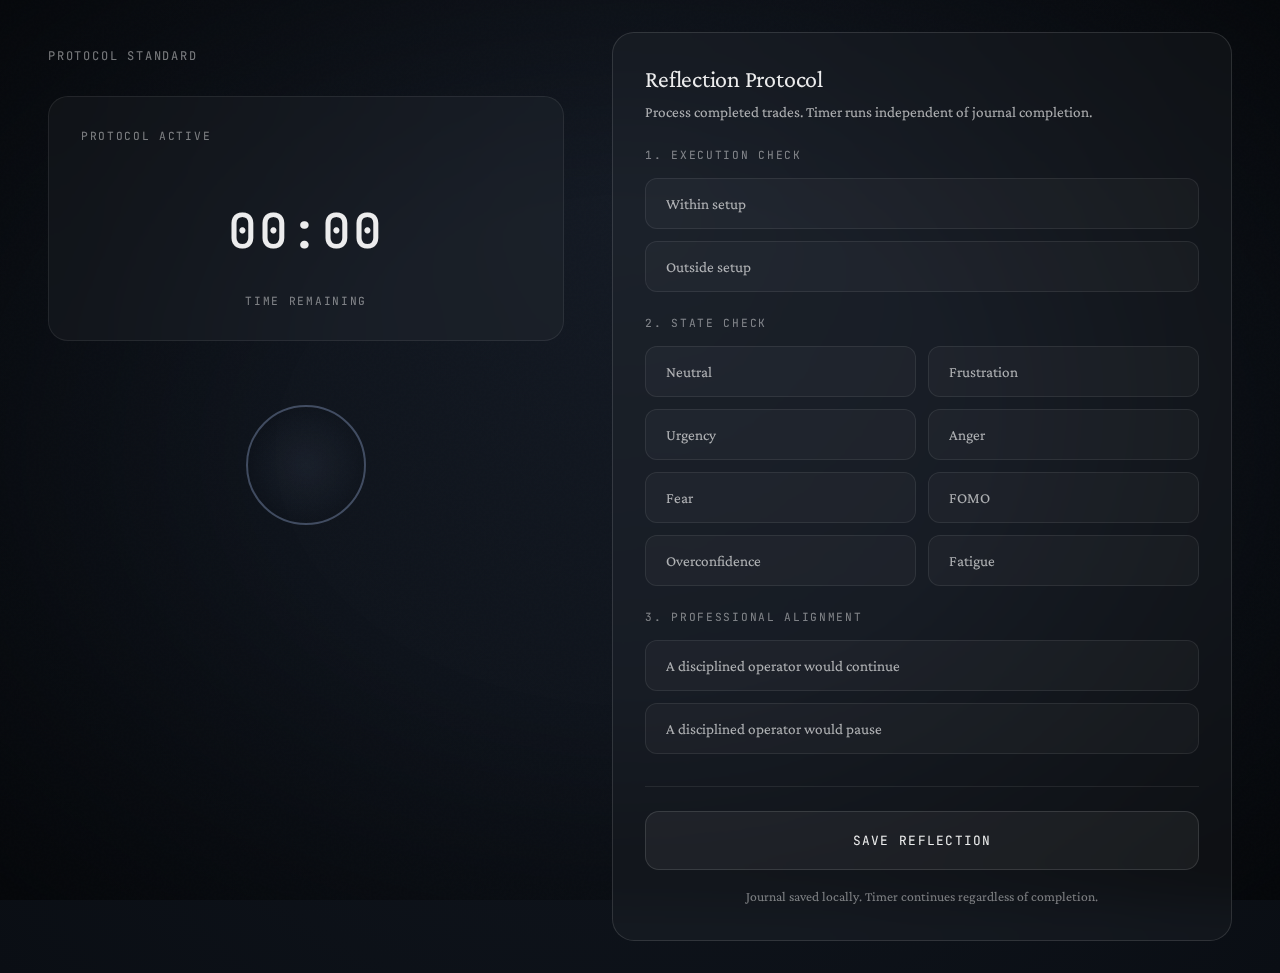
<file: overlay.html>
<!DOCTYPE html>
<html lang="en">
<head>
  <meta charset="UTF-8">
  <meta name="viewport" content="width=device-width, initial-scale=1.0">
  <title>Anchor - Protocol Active</title>
  <link rel="preconnect" href="https://fonts.googleapis.com">
  <link rel="preconnect" href="https://fonts.gstatic.com" crossorigin>
  <link href="https://fonts.googleapis.com/css2?family=Crimson+Pro:wght@300;400;600&family=JetBrains+Mono:wght@400;500&display=swap" rel="stylesheet">
  <style>
    * {
      margin: 0;
      padding: 0;
      box-sizing: border-box;
    }

    :root {
      --bg-base: #0a0e14;
      --bg-gradient-start: #0a0e14;
      --bg-gradient-end: #141a24;
      --text-primary: rgba(255, 255, 255, 0.92);
      --text-secondary: rgba(255, 255, 255, 0.65);
      --text-tertiary: rgba(255, 255, 255, 0.45);
      --border-subtle: rgba(255, 255, 255, 0.08);
      --border-medium: rgba(255, 255, 255, 0.12);
      --panel-bg: rgba(255, 255, 255, 0.03);
      --panel-bg-hover: rgba(255, 255, 255, 0.05);
      --accent: rgba(120, 140, 180, 0.3);
      --breathing-ring: rgba(140, 160, 200, 0.4);
    }

    body {
      margin: 0;
      padding: 0;
      font-family: 'Crimson Pro', Georgia, serif;
      background: radial-gradient(ellipse at 50% 20%, var(--bg-gradient-end), var(--bg-base));
      color: var(--text-primary);
      min-height: 100vh;
      display: flex;
      align-items: center;
      justify-content: center;
      overflow-y: auto;
      overflow-x: hidden;
      position: relative;
      animation: fadeIn 0.6s ease-out;
    }

    @keyframes fadeIn {
      from {
        opacity: 0;
      }
      to {
        opacity: 1;
      }
    }

    /* Fade out class for removal */
    body.fade-out {
      animation: fadeOut 0.4s ease-in forwards;
    }

    @keyframes fadeOut {
      from {
        opacity: 1;
      }
      to {
        opacity: 0;
      }
    }

    /* Vignette effect */
    body::before {
      content: '';
      position: fixed;
      inset: 0;
      background: radial-gradient(ellipse at center, transparent 40%, rgba(0, 0, 0, 0.5) 100%);
      pointer-events: none;
      z-index: 1;
    }

    /* Subtle grain texture */
    body::after {
      content: '';
      position: fixed;
      inset: 0;
      background-image: url("data:image/svg+xml,%3Csvg viewBox='0 0 400 400' xmlns='http://www.w3.org/2000/svg'%3E%3Cfilter id='noise'%3E%3CfeTurbulence type='fractalNoise' baseFrequency='0.9' numOctaves='4' stitchTiles='stitch'/%3E%3C/filter%3E%3Crect width='100%25' height='100%25' filter='url(%23noise)' opacity='0.03'/%3E%3C/svg%3E");
      pointer-events: none;
      z-index: 1;
      opacity: 0.4;
    }

    .container {
      position: relative;
      z-index: 2;
      width: 100%;
      max-width: 1400px;
      padding: 2rem 3rem;
      display: grid;
      grid-template-columns: 1fr 1.2fr;
      gap: 3rem;
      align-items: start;
      margin: auto;
      animation: slideUp 0.6s ease-out 0.2s backwards;
    }

    @keyframes slideUp {
      from {
        opacity: 0;
        transform: translateY(20px);
      }
      to {
        opacity: 1;
        transform: translateY(0);
      }
    }

    /* Left column - Quote, Timer, Breathing */
    .left-column {
      display: flex;
      flex-direction: column;
      gap: 2rem;
    }

    .quote-section {
      text-align: left;
    }

    .quote-text {
      font-size: 2rem;
      line-height: 1.3;
      font-weight: 300;
      letter-spacing: -0.02em;
      color: var(--text-primary);
      margin-bottom: 1rem;
    }

    .quote-attribution {
      font-family: 'JetBrains Mono', monospace;
      font-size: 0.75rem;
      text-transform: uppercase;
      letter-spacing: 0.15em;
      color: var(--text-tertiary);
    }

    .status-section {
      background: var(--panel-bg);
      border: 1px solid var(--border-subtle);
      border-radius: 20px;
      padding: 2rem;
      backdrop-filter: blur(20px);
    }

    .status-label {
      font-family: 'JetBrains Mono', monospace;
      font-size: 0.7rem;
      text-transform: uppercase;
      letter-spacing: 0.15em;
      color: var(--text-tertiary);
      margin-bottom: 0.75rem;
    }

    .status-reason {
      font-size: 1.1rem;
      line-height: 1.5;
      color: var(--text-secondary);
      margin-bottom: 2rem;
    }

    .timer {
      font-family: 'JetBrains Mono', monospace;
      font-size: 3rem;
      font-weight: 500;
      letter-spacing: 0.05em;
      color: var(--text-primary);
      text-align: center;
      padding: 1.5rem 0;
    }

    .timer-label {
      font-family: 'JetBrains Mono', monospace;
      font-size: 0.7rem;
      text-transform: uppercase;
      letter-spacing: 0.15em;
      color: var(--text-tertiary);
      text-align: center;
      margin-top: 0.5rem;
    }

    /* Breathing ring */
    .breathing-container {
      display: flex;
      justify-content: center;
      align-items: center;
      margin-top: 2rem;
    }

    .breathing-ring {
      width: 120px;
      height: 120px;
      border-radius: 50%;
      border: 2px solid var(--breathing-ring);
      animation: breathe 6.5s ease-in-out infinite;
      position: relative;
    }

    .breathing-ring::before {
      content: '';
      position: absolute;
      inset: -2px;
      border-radius: 50%;
      background: radial-gradient(circle, var(--breathing-ring) 0%, transparent 70%);
      opacity: 0.2;
      animation: breatheGlow 6.5s ease-in-out infinite;
    }

    @keyframes breathe {
      0%, 100% {
        transform: scale(1);
        opacity: 0.6;
      }
      50% {
        transform: scale(1.15);
        opacity: 1;
      }
    }

    @keyframes breatheGlow {
      0%, 100% {
        opacity: 0.1;
      }
      50% {
        opacity: 0.3;
      }
    }

    /* Right column - Journal */
    .right-column {
      display: flex;
      flex-direction: column;
    }

    .journal-card {
      background: var(--panel-bg);
      border: 1px solid var(--border-medium);
      border-radius: 22px;
      padding: 2rem;
      backdrop-filter: blur(20px);
    }

    .journal-header {
      margin-bottom: 1.5rem;
    }

    .journal-title {
      font-size: 1.5rem;
      font-weight: 400;
      letter-spacing: -0.01em;
      color: var(--text-primary);
      margin-bottom: 0.5rem;
    }

    .journal-subtitle {
      font-size: 0.95rem;
      color: var(--text-secondary);
      line-height: 1.6;
    }

    .journal-section {
      margin-bottom: 1.5rem;
    }

    .journal-section:last-child {
      margin-bottom: 0;
    }

    .section-label {
      font-family: 'JetBrains Mono', monospace;
      font-size: 0.7rem;
      text-transform: uppercase;
      letter-spacing: 0.15em;
      color: var(--text-tertiary);
      margin-bottom: 1rem;
    }

    /* Radio buttons and checkboxes */
    .radio-group,
    .emotion-grid {
      display: flex;
      flex-direction: column;
      gap: 0.75rem;
    }

    .emotion-grid {
      display: grid;
      grid-template-columns: repeat(2, 1fr);
      gap: 0.75rem;
    }

    .radio-option,
    .emotion-option {
      position: relative;
    }

    .radio-option input,
    .emotion-option input {
      position: absolute;
      opacity: 0;
      cursor: pointer;
    }

    .radio-label,
    .emotion-label {
      display: block;
      padding: 1rem 1.25rem;
      background: var(--panel-bg);
      border: 1px solid var(--border-subtle);
      border-radius: 12px;
      cursor: pointer;
      transition: all 0.2s ease;
      font-size: 0.95rem;
      color: var(--text-secondary);
    }

    .radio-option input:checked + .radio-label,
    .emotion-option input:checked + .emotion-label {
      background: var(--panel-bg-hover);
      border-color: var(--border-medium);
      color: var(--text-primary);
    }

    .radio-label:hover,
    .emotion-label:hover {
      background: var(--panel-bg-hover);
    }

    /* Text input */
    .text-input,
    .textarea-input {
      width: 100%;
      padding: 1rem 1.25rem;
      background: var(--panel-bg);
      border: 1px solid var(--border-subtle);
      border-radius: 12px;
      color: var(--text-primary);
      font-family: 'Crimson Pro', Georgia, serif;
      font-size: 0.95rem;
      resize: vertical;
      transition: all 0.2s ease;
    }

    .textarea-input {
      min-height: 80px;
      font-family: 'JetBrains Mono', monospace;
      font-size: 0.85rem;
      line-height: 1.6;
    }

    .text-input:focus,
    .textarea-input:focus {
      outline: none;
      border-color: var(--border-medium);
      background: var(--panel-bg-hover);
    }

    .text-input::placeholder,
    .textarea-input::placeholder {
      color: var(--text-tertiary);
    }

    /* Submit button */
    .submit-section {
      margin-top: 2rem;
      padding-top: 1.5rem;
      border-top: 1px solid var(--border-subtle);
    }

    .submit-btn {
      width: 100%;
      padding: 1.25rem 2rem;
      background: var(--panel-bg-hover);
      border: 1px solid var(--border-medium);
      border-radius: 14px;
      color: var(--text-primary);
      font-family: 'JetBrains Mono', monospace;
      font-size: 0.8rem;
      text-transform: uppercase;
      letter-spacing: 0.1em;
      cursor: pointer;
      transition: all 0.2s ease;
    }

    .submit-btn:hover:not(:disabled) {
      background: var(--accent);
      border-color: var(--border-medium);
    }

    .submit-btn:disabled {
      opacity: 0.4;
      cursor: not-allowed;
    }

    .submit-note {
      margin-top: 1rem;
      font-size: 0.85rem;
      color: var(--text-tertiary);
      text-align: center;
      line-height: 1.6;
    }

    /* Completion state */
    .completion-message {
      display: none;
      text-align: center;
      padding: 3rem 2rem;
    }

    .completion-message.visible {
      display: block;
    }

    .completion-icon {
      font-size: 3rem;
      margin-bottom: 1.5rem;
      opacity: 0.6;
    }

    .completion-text {
      font-size: 1.3rem;
      color: var(--text-primary);
      margin-bottom: 1rem;
      line-height: 1.5;
    }

    .completion-subtext {
      font-size: 0.95rem;
      color: var(--text-secondary);
      line-height: 1.6;
    }

    /* Locked state */
    .locked-message {
      text-align: center;
      padding: 3rem 2rem;
      display: none;
    }

    .locked-message.visible {
      display: block;
    }

    .locked-icon {
      width: 80px;
      height: 80px;
      margin: 0 auto 1.5rem;
      opacity: 0.5;
    }

    .locked-icon svg {
      width: 100%;
      height: 100%;
    }

    .locked-text {
      font-size: 1.5rem;
      color: var(--text-primary);
      margin-bottom: 1rem;
    }

    .locked-subtext {
      font-size: 1rem;
      color: var(--text-secondary);
      line-height: 1.6;
    }

    /* Responsive */
    @media (max-width: 1024px) {
      .container {
        grid-template-columns: 1fr;
        gap: 2rem;
        padding: 2rem 1.5rem;
      }

      .quote-text {
        font-size: 1.75rem;
      }

      .timer {
        font-size: 2.5rem;
      }
    }

    @media (max-width: 640px) {
      .container {
        padding: 1.5rem 1rem;
      }

      .quote-text {
        font-size: 1.5rem;
      }

      .timer {
        font-size: 2rem;
      }

      .journal-card {
        padding: 1.5rem;
      }

      .emotion-grid {
        grid-template-columns: 1fr;
      }
    }
  </style>
</head>
<body>
  <div class="container">
    <div class="left-column">
      <div class="quote-section">
        <div class="quote-text" id="quote"></div>
        <div class="quote-attribution">Protocol Standard</div>
      </div>

      <div class="status-section">
        <div class="status-label">Protocol Active</div>
        <div class="status-reason" id="reason"></div>
        <div class="timer" id="timer">00:00</div>
        <div class="timer-label">Time Remaining</div>
      </div>

      <div class="breathing-container">
        <div class="breathing-ring"></div>
      </div>
    </div>

    <div class="right-column">
      <div class="journal-card" id="journalCard">
        <div class="journal-header">
          <div class="journal-title">Reflection Protocol</div>
          <div class="journal-subtitle">Process completed trades. Timer runs independent of journal completion.</div>
        </div>

        <form id="journalForm">
          <!-- Execution Check -->
          <div class="journal-section">
            <div class="section-label">1. Execution Check</div>
            <div class="radio-group">
              <div class="radio-option">
                <input type="radio" name="withinSetup" id="setupYes" value="yes" required>
                <label for="setupYes" class="radio-label">Within setup</label>
              </div>
              <div class="radio-option">
                <input type="radio" name="withinSetup" id="setupNo" value="no">
                <label for="setupNo" class="radio-label">Outside setup</label>
              </div>
            </div>
            <div id="violationSection" style="display: none; margin-top: 1rem;">
              <textarea 
                class="textarea-input" 
                id="ruleViolation" 
                placeholder="What rule was violated?"
                rows="2"
              ></textarea>
            </div>
          </div>

          <!-- State Check -->
          <div class="journal-section">
            <div class="section-label">2. State Check</div>
            <div class="emotion-grid">
              <div class="emotion-option">
                <input type="radio" name="emotion" id="emotionNeutral" value="neutral" required>
                <label for="emotionNeutral" class="emotion-label">Neutral</label>
              </div>
              <div class="emotion-option">
                <input type="radio" name="emotion" id="emotionFrustration" value="frustration">
                <label for="emotionFrustration" class="emotion-label">Frustration</label>
              </div>
              <div class="emotion-option">
                <input type="radio" name="emotion" id="emotionUrgency" value="urgency">
                <label for="emotionUrgency" class="emotion-label">Urgency</label>
              </div>
              <div class="emotion-option">
                <input type="radio" name="emotion" id="emotionAnger" value="anger">
                <label for="emotionAnger" class="emotion-label">Anger</label>
              </div>
              <div class="emotion-option">
                <input type="radio" name="emotion" id="emotionFear" value="fear">
                <label for="emotionFear" class="emotion-label">Fear</label>
              </div>
              <div class="emotion-option">
                <input type="radio" name="emotion" id="emotionFomo" value="fomo">
                <label for="emotionFomo" class="emotion-label">FOMO</label>
              </div>
              <div class="emotion-option">
                <input type="radio" name="emotion" id="emotionOverconfidence" value="overconfidence">
                <label for="emotionOverconfidence" class="emotion-label">Overconfidence</label>
              </div>
              <div class="emotion-option">
                <input type="radio" name="emotion" id="emotionFatigue" value="fatigue">
                <label for="emotionFatigue" class="emotion-label">Fatigue</label>
              </div>
            </div>
          </div>

          <!-- Professional Alignment -->
          <div class="journal-section">
            <div class="section-label">3. Professional Alignment</div>
            <div class="radio-group">
              <div class="radio-option">
                <input type="radio" name="shouldContinue" id="continueYes" value="yes" required>
                <label for="continueYes" class="radio-label">A disciplined operator would continue</label>
              </div>
              <div class="radio-option">
                <input type="radio" name="shouldContinue" id="continueNo" value="no">
                <label for="continueNo" class="radio-label">A disciplined operator would pause</label>
              </div>
            </div>
            <div id="reasonSection" style="display: none; margin-top: 1rem;">
              <textarea 
                class="textarea-input" 
                id="continueReason" 
                placeholder="Why continue?"
                rows="2"
              ></textarea>
            </div>
          </div>

          <div class="submit-section">
            <button type="submit" class="submit-btn" id="submitBtn">Save Reflection</button>
            <div class="submit-note">Journal saved locally. Timer continues regardless of completion.</div>
          </div>
        </form>

        <div class="completion-message" id="completionMessage">
          <div class="completion-icon">✓</div>
          <div class="completion-text">Reflection recorded</div>
          <div class="completion-subtext">Protocol timer continues. Access returns when time expires.</div>
        </div>
      </div>

      <div class="locked-message" id="lockedMessage">
        <div class="locked-icon">
          <svg viewBox="0 0 100 100" xmlns="http://www.w3.org/2000/svg">
            <!-- Anchor symbol -->
            <g fill="none" stroke="rgba(255, 255, 255, 0.3)" stroke-width="3" stroke-linecap="round" stroke-linejoin="round">
              <!-- Anchor ring -->
              <circle cx="50" cy="25" r="8"/>
              <!-- Anchor shaft -->
              <line x1="50" y1="33" x2="50" y2="75"/>
              <!-- Anchor flukes -->
              <path d="M 30 65 Q 50 80, 70 65"/>
              <line x1="30" y1="65" x2="25" y2="55"/>
              <line x1="70" y1="65" x2="75" y2="55"/>
              <!-- Crossbar -->
              <line x1="35" y1="55" x2="65" y2="55"/>
            </g>
          </svg>
        </div>
        <div class="locked-text">Session Ended</div>
        <div class="locked-subtext">Daily loss limit reached. Resume tomorrow with deliberate intent.</div>
      </div>
    </div>
  </div>

  <script src="overlay.js"></script>
</body>
</html>
</file>
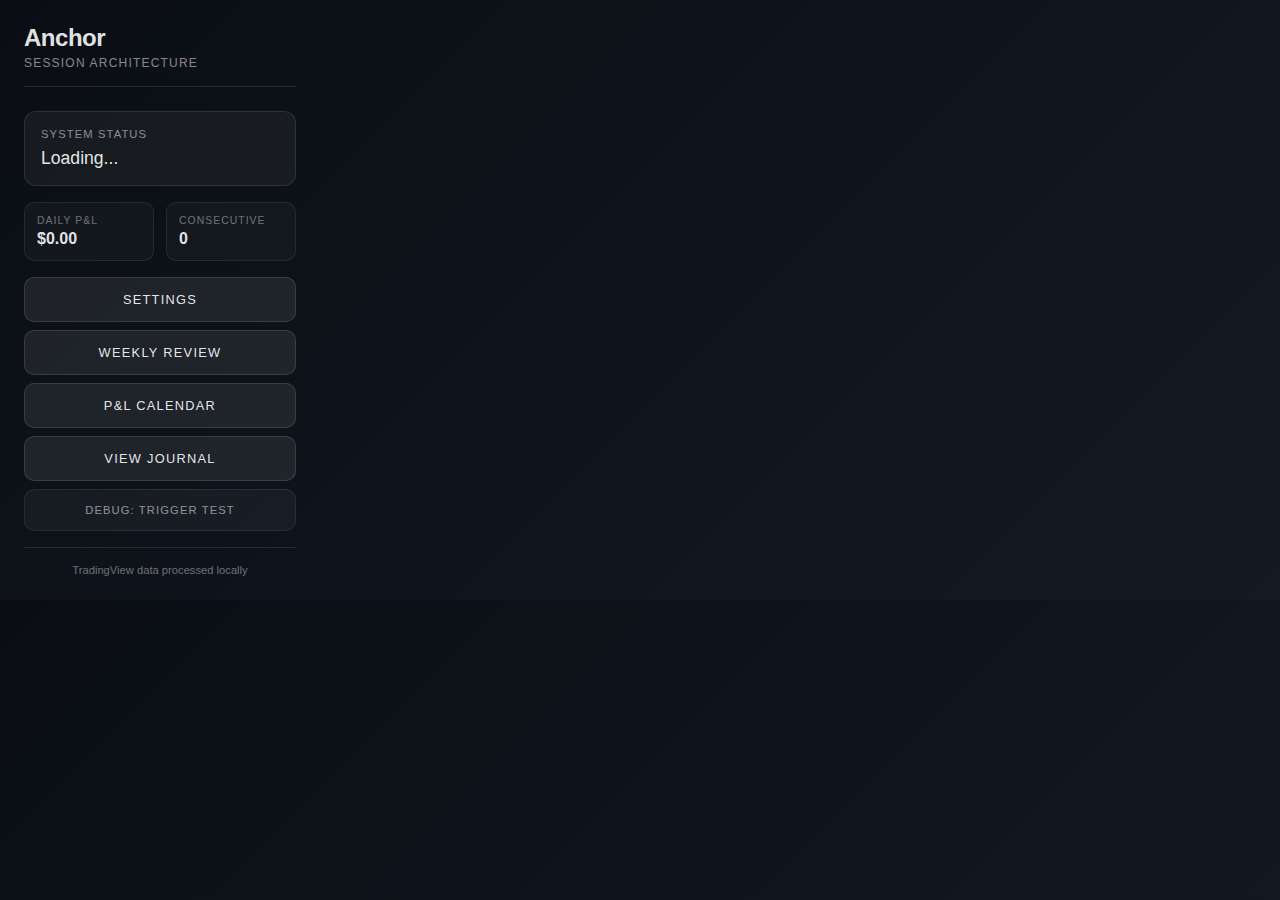
<file: popup.html>
<!DOCTYPE html>
<html lang="en">
<head>
  <meta charset="UTF-8">
  <meta name="viewport" content="width=device-width, initial-scale=1.0">
  <title>Anchor</title>
  <style>
    * {
      margin: 0;
      padding: 0;
      box-sizing: border-box;
    }

    body {
      width: 320px;
      padding: 1.5rem;
      font-family: -apple-system, BlinkMacSystemFont, 'Segoe UI', sans-serif;
      background: linear-gradient(135deg, #0a0e14 0%, #141a24 100%);
      color: rgba(255, 255, 255, 0.9);
    }

    .header {
      margin-bottom: 1.5rem;
      padding-bottom: 1rem;
      border-bottom: 1px solid rgba(255, 255, 255, 0.1);
    }

    .logo {
      font-size: 1.5rem;
      font-weight: 600;
      letter-spacing: -0.02em;
    }

    .subtitle {
      font-size: 0.75rem;
      color: rgba(255, 255, 255, 0.5);
      margin-top: 0.25rem;
      text-transform: uppercase;
      letter-spacing: 0.1em;
    }

    .status {
      background: rgba(255, 255, 255, 0.05);
      border: 1px solid rgba(255, 255, 255, 0.1);
      border-radius: 12px;
      padding: 1rem;
      margin-bottom: 1rem;
    }

    .status-label {
      font-size: 0.7rem;
      text-transform: uppercase;
      letter-spacing: 0.1em;
      color: rgba(255, 255, 255, 0.5);
      margin-bottom: 0.5rem;
    }

    .status-value {
      font-size: 1.1rem;
      font-weight: 500;
    }

    .status.active .status-value {
      color: rgba(120, 200, 140, 1);
    }

    .status.cooldown .status-value {
      color: rgba(255, 200, 100, 1);
    }

    .stats-grid {
      display: grid;
      grid-template-columns: 1fr 1fr;
      gap: 0.75rem;
      margin-bottom: 1rem;
    }

    .stat {
      background: rgba(255, 255, 255, 0.03);
      border: 1px solid rgba(255, 255, 255, 0.08);
      border-radius: 10px;
      padding: 0.75rem;
    }

    .stat-label {
      font-size: 0.65rem;
      text-transform: uppercase;
      letter-spacing: 0.1em;
      color: rgba(255, 255, 255, 0.4);
      margin-bottom: 0.25rem;
    }

    .stat-value {
      font-size: 1rem;
      font-weight: 600;
    }

    .button {
      width: 100%;
      padding: 0.875rem;
      background: rgba(255, 255, 255, 0.08);
      border: 1px solid rgba(255, 255, 255, 0.12);
      border-radius: 10px;
      color: rgba(255, 255, 255, 0.9);
      font-size: 0.8rem;
      text-transform: uppercase;
      letter-spacing: 0.1em;
      cursor: pointer;
      transition: all 0.2s;
    }

    .button:hover {
      background: rgba(255, 255, 255, 0.12);
    }

    .footer {
      margin-top: 1rem;
      padding-top: 1rem;
      border-top: 1px solid rgba(255, 255, 255, 0.1);
      text-align: center;
      font-size: 0.7rem;
      color: rgba(255, 255, 255, 0.4);
    }
  </style>
</head>
<body>
  <div class="header">
    <div class="logo">Anchor</div>
    <div class="subtitle">Session Architecture</div>
  </div>

  <div class="status" id="statusCard">
    <div class="status-label">System Status</div>
    <div class="status-value" id="statusValue">Loading...</div>
  </div>

  <div class="stats-grid">
    <div class="stat">
      <div class="stat-label">Daily P&L</div>
      <div class="stat-value" id="dailyPnL">$0.00</div>
    </div>
    <div class="stat">
      <div class="stat-label">Consecutive</div>
      <div class="stat-value" id="consecutive">0</div>
    </div>
  </div>

  <button class="button" id="settingsBtn">Settings</button>
  
  <button class="button" id="reviewBtn" style="margin-top: 0.5rem;">Weekly Review</button>
  
  <button class="button" id="calendarBtn" style="margin-top: 0.5rem;">P&L Calendar</button>
  
  <button class="button" id="journalBtn" style="margin-top: 0.5rem;">View Journal</button>
  
  <button class="button" id="debugBtn" style="margin-top: 0.5rem; opacity: 0.6; font-size: 0.7rem;">
    Debug: Trigger Test
  </button>

  <div class="footer">
    TradingView data processed locally
  </div>

  <script src="popup.js"></script>
</body>
</html>
</file>
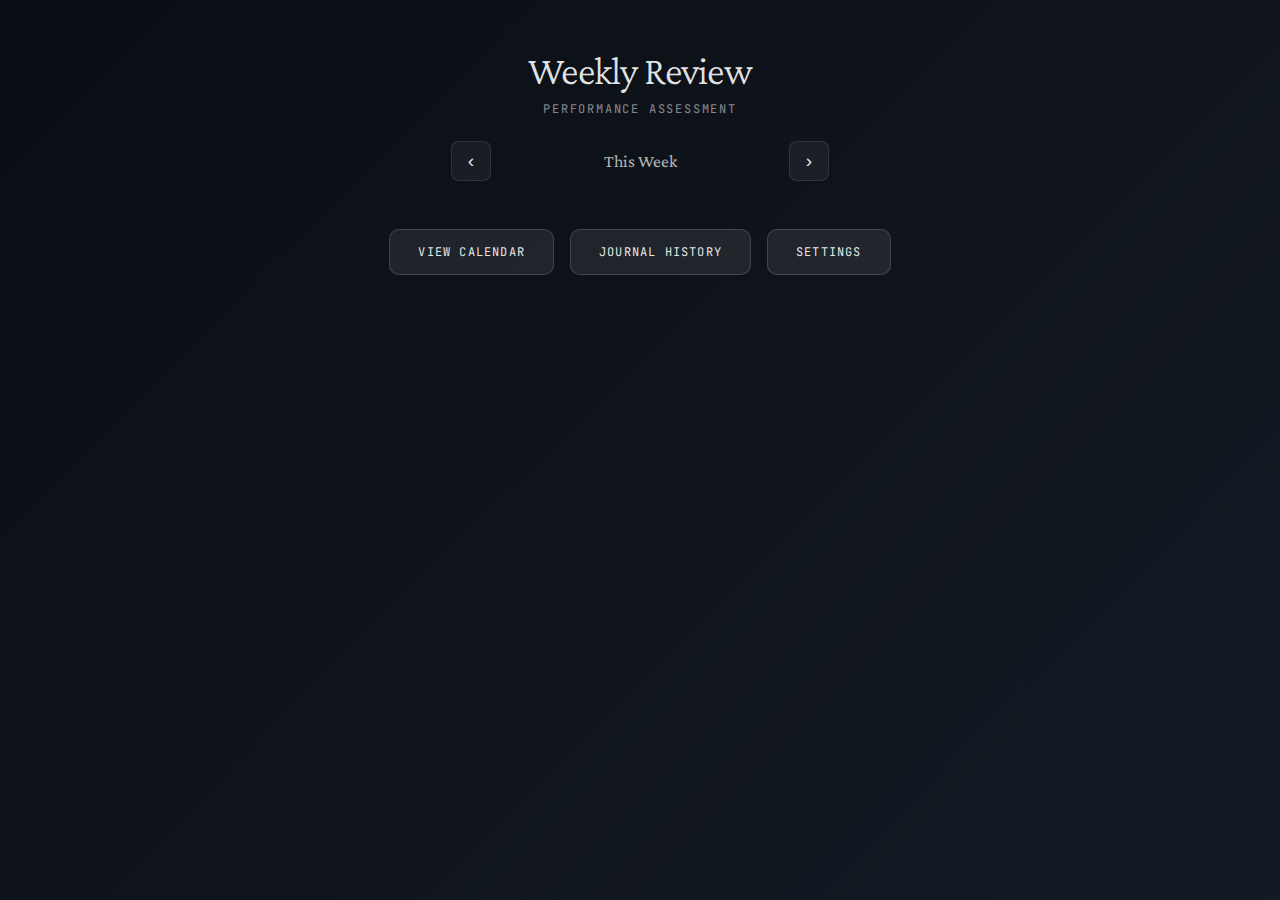
<file: review.html>
<!DOCTYPE html>
<html lang="en">
<head>
  <meta charset="UTF-8">
  <meta name="viewport" content="width=device-width, initial-scale=1.0">
  <title>Anchor - Weekly Review</title>
  <link rel="preconnect" href="https://fonts.googleapis.com">
  <link rel="preconnect" href="https://fonts.gstatic.com" crossorigin>
  <link href="https://fonts.googleapis.com/css2?family=Crimson+Pro:wght@300;400;600&family=JetBrains+Mono:wght@400;500&display=swap" rel="stylesheet">
  <style>
    * {
      margin: 0;
      padding: 0;
      box-sizing: border-box;
    }

    body {
      font-family: 'Crimson Pro', Georgia, serif;
      background: linear-gradient(135deg, #0a0e14 0%, #141a24 100%);
      color: rgba(255, 255, 255, 0.9);
      min-height: 100vh;
      padding: 3rem 2rem;
    }

    .container {
      max-width: 900px;
      margin: 0 auto;
    }

    .header {
      margin-bottom: 3rem;
      text-align: center;
    }

    .logo {
      font-size: 2.5rem;
      font-weight: 300;
      letter-spacing: -0.02em;
      margin-bottom: 0.5rem;
    }

    .subtitle {
      font-family: 'JetBrains Mono', monospace;
      font-size: 0.75rem;
      text-transform: uppercase;
      letter-spacing: 0.15em;
      color: rgba(255, 255, 255, 0.5);
      margin-bottom: 1rem;
    }

    .week-selector {
      display: flex;
      justify-content: center;
      align-items: center;
      gap: 1.5rem;
      margin-top: 1.5rem;
    }

    .week-nav-btn {
      width: 40px;
      height: 40px;
      background: rgba(255, 255, 255, 0.05);
      border: 1px solid rgba(255, 255, 255, 0.1);
      border-radius: 8px;
      color: rgba(255, 255, 255, 0.9);
      cursor: pointer;
      display: flex;
      align-items: center;
      justify-content: center;
      font-size: 1.2rem;
      transition: all 0.2s;
    }

    .week-nav-btn:hover {
      background: rgba(255, 255, 255, 0.1);
    }

    .current-week {
      font-size: 1.1rem;
      min-width: 250px;
      text-align: center;
      color: rgba(255, 255, 255, 0.7);
    }

    .review-card {
      background: rgba(255, 255, 255, 0.03);
      border: 1px solid rgba(255, 255, 255, 0.08);
      border-radius: 20px;
      padding: 3rem;
      margin-bottom: 2rem;
      backdrop-filter: blur(20px);
    }

    .review-header {
      text-align: center;
      margin-bottom: 3rem;
      padding-bottom: 2rem;
      border-bottom: 1px solid rgba(255, 255, 255, 0.08);
    }

    .review-title {
      font-size: 1.8rem;
      font-weight: 400;
      margin-bottom: 1rem;
      letter-spacing: -0.01em;
    }

    .review-date-range {
      font-family: 'JetBrains Mono', monospace;
      font-size: 0.85rem;
      color: rgba(255, 255, 255, 0.5);
      text-transform: uppercase;
      letter-spacing: 0.1em;
    }

    .metrics-grid {
      display: grid;
      grid-template-columns: repeat(auto-fit, minmax(200px, 1fr));
      gap: 1.5rem;
      margin-bottom: 3rem;
    }

    .metric-card {
      background: rgba(255, 255, 255, 0.03);
      border: 1px solid rgba(255, 255, 255, 0.08);
      border-radius: 14px;
      padding: 1.5rem;
      text-align: center;
    }

    .metric-value {
      font-size: 2.5rem;
      font-weight: 600;
      margin-bottom: 0.5rem;
    }

    .metric-value.positive {
      color: rgba(120, 200, 140, 1);
    }

    .metric-value.negative {
      color: rgba(255, 120, 120, 1);
    }

    .metric-value.neutral {
      color: rgba(140, 160, 200, 1);
    }

    .metric-label {
      font-family: 'JetBrains Mono', monospace;
      font-size: 0.7rem;
      text-transform: uppercase;
      letter-spacing: 0.1em;
      color: rgba(255, 255, 255, 0.5);
    }

    .metric-change {
      font-family: 'JetBrains Mono', monospace;
      font-size: 0.75rem;
      margin-top: 0.5rem;
      color: rgba(255, 255, 255, 0.4);
    }

    .assessment-section {
      margin-bottom: 3rem;
    }

    .section-title {
      font-size: 1.3rem;
      font-weight: 400;
      margin-bottom: 1.5rem;
      letter-spacing: -0.01em;
      display: flex;
      align-items: center;
      gap: 0.75rem;
    }

    .section-icon {
      font-size: 1.5rem;
      opacity: 0.6;
    }

    .assessment-text {
      font-size: 1.05rem;
      line-height: 1.8;
      color: rgba(255, 255, 255, 0.8);
      margin-bottom: 1rem;
    }

    .assessment-text.emphasis {
      color: rgba(255, 255, 255, 0.95);
      font-weight: 400;
      padding: 1.5rem;
      background: rgba(140, 160, 200, 0.08);
      border-left: 3px solid rgba(140, 160, 200, 0.4);
      border-radius: 8px;
    }

    .insights-list {
      display: flex;
      flex-direction: column;
      gap: 1rem;
      margin-bottom: 2rem;
    }

    .insight-item {
      background: rgba(255, 255, 255, 0.03);
      border: 1px solid rgba(255, 255, 255, 0.08);
      border-radius: 12px;
      padding: 1.25rem;
      display: flex;
      gap: 1rem;
    }

    .insight-icon {
      font-size: 1.5rem;
      min-width: 30px;
    }

    .insight-content {
      flex: 1;
    }

    .insight-title {
      font-weight: 600;
      margin-bottom: 0.5rem;
      color: rgba(255, 255, 255, 0.9);
    }

    .insight-description {
      font-size: 0.95rem;
      line-height: 1.6;
      color: rgba(255, 255, 255, 0.7);
    }

    .recommendations {
      background: rgba(140, 160, 200, 0.05);
      border: 1px solid rgba(140, 160, 200, 0.15);
      border-radius: 16px;
      padding: 2rem;
      margin-bottom: 2rem;
    }

    .recommendation-item {
      display: flex;
      align-items: start;
      gap: 1rem;
      margin-bottom: 1.5rem;
      padding-bottom: 1.5rem;
      border-bottom: 1px solid rgba(255, 255, 255, 0.05);
    }

    .recommendation-item:last-child {
      margin-bottom: 0;
      padding-bottom: 0;
      border-bottom: none;
    }

    .recommendation-number {
      min-width: 32px;
      height: 32px;
      background: rgba(140, 160, 200, 0.2);
      border-radius: 50%;
      display: flex;
      align-items: center;
      justify-content: center;
      font-family: 'JetBrains Mono', monospace;
      font-size: 0.85rem;
      font-weight: 600;
    }

    .recommendation-text {
      flex: 1;
      font-size: 1.05rem;
      line-height: 1.7;
      color: rgba(255, 255, 255, 0.85);
    }

    .closing-statement {
      text-align: center;
      padding: 2rem;
      font-size: 1.15rem;
      line-height: 1.8;
      color: rgba(255, 255, 255, 0.8);
      font-style: italic;
    }

    .action-buttons {
      display: flex;
      gap: 1rem;
      justify-content: center;
      flex-wrap: wrap;
      margin-top: 2rem;
    }

    .button {
      padding: 0.875rem 1.75rem;
      background: rgba(255, 255, 255, 0.08);
      border: 1px solid rgba(255, 255, 255, 0.15);
      border-radius: 10px;
      color: rgba(255, 255, 255, 0.9);
      font-family: 'JetBrains Mono', monospace;
      font-size: 0.75rem;
      text-transform: uppercase;
      letter-spacing: 0.1em;
      cursor: pointer;
      transition: all 0.2s;
      text-decoration: none;
      display: inline-block;
    }

    .button:hover {
      background: rgba(255, 255, 255, 0.12);
    }

    .button-primary {
      background: rgba(140, 160, 200, 0.2);
      border-color: rgba(140, 160, 200, 0.3);
    }

    .button-primary:hover {
      background: rgba(140, 160, 200, 0.3);
    }

    .empty-state {
      text-align: center;
      padding: 4rem 2rem;
    }

    .empty-icon {
      font-size: 3rem;
      margin-bottom: 1rem;
      opacity: 0.3;
    }

    .empty-title {
      font-size: 1.5rem;
      margin-bottom: 0.5rem;
      color: rgba(255, 255, 255, 0.6);
    }

    .empty-text {
      font-size: 0.95rem;
      color: rgba(255, 255, 255, 0.4);
      line-height: 1.6;
    }

    @media (max-width: 768px) {
      .review-card {
        padding: 2rem 1.5rem;
      }

      .metrics-grid {
        grid-template-columns: 1fr;
      }
    }
  </style>
</head>
<body>
  <div class="container">
    <div class="header">
      <div class="logo">Weekly Review</div>
      <div class="subtitle">Performance Assessment</div>
      
      <div class="week-selector">
        <button class="week-nav-btn" id="prevWeek">‹</button>
        <div class="current-week" id="currentWeek">This Week</div>
        <button class="week-nav-btn" id="nextWeek">›</button>
      </div>
    </div>

    <div id="reviewContent">
      <!-- Review will be populated here -->
    </div>

    <div class="action-buttons">
      <a href="calendar.html" class="button">View Calendar</a>
      <a href="journal.html" class="button">Journal History</a>
      <a href="options.html" class="button">Settings</a>
    </div>
  </div>

  <script src="review.js"></script>
</body>
</html>
</file>
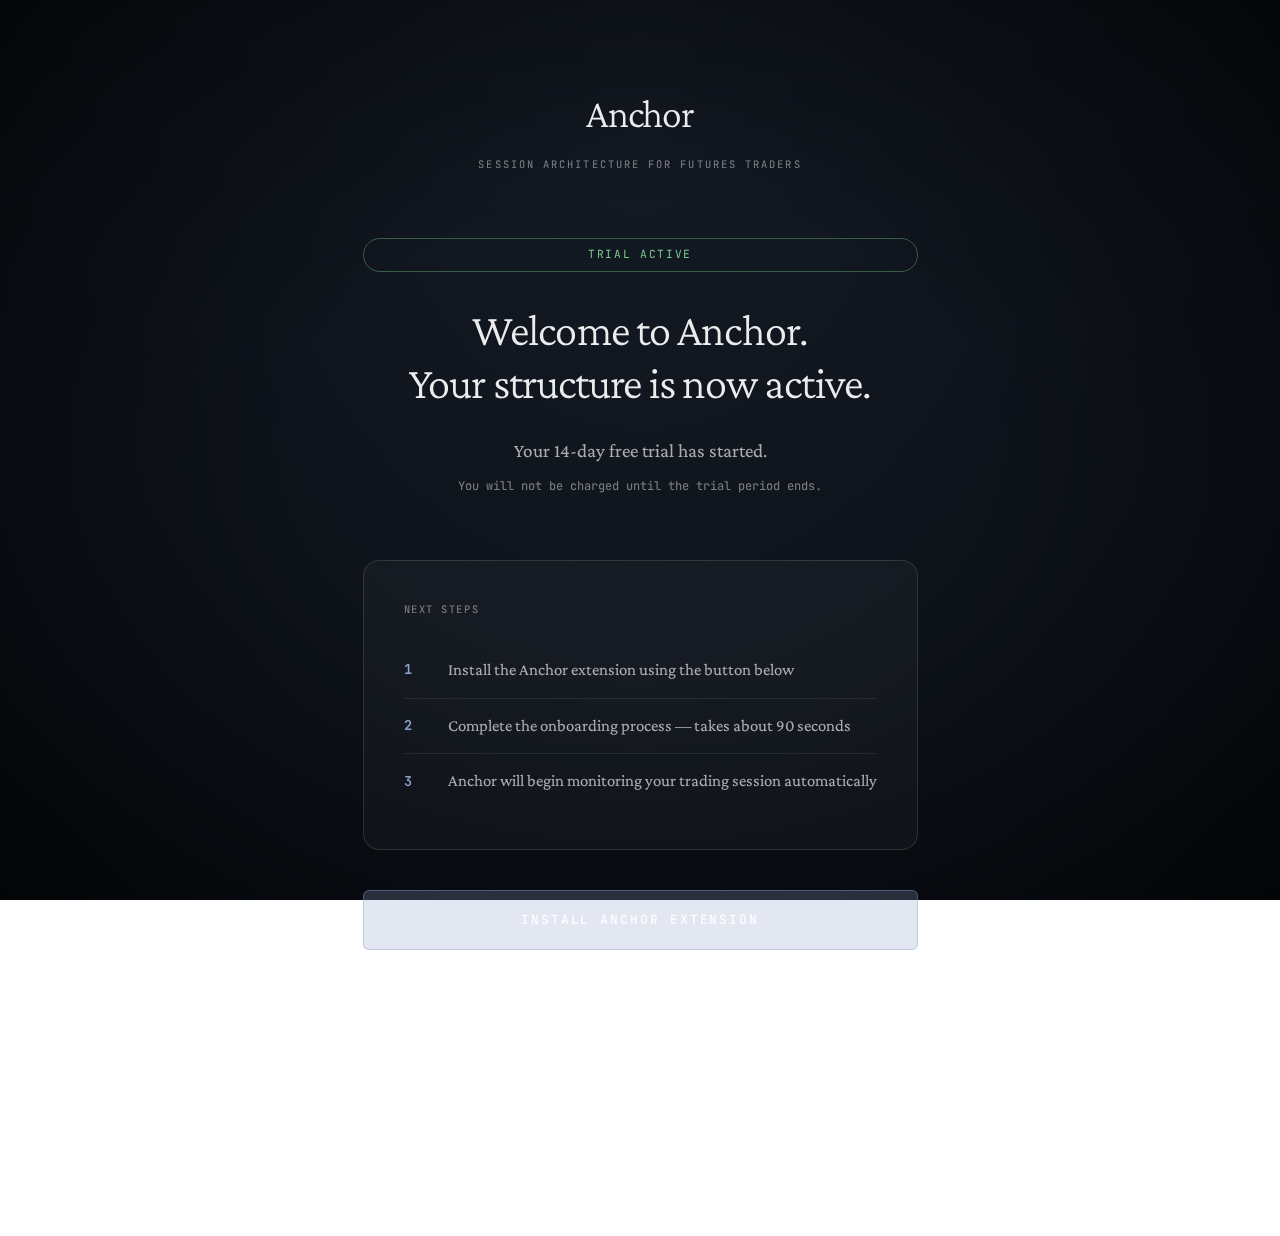
<file: success.html>
<!DOCTYPE html>
<html lang="en">
<head>
  <meta charset="UTF-8">
  <meta name="viewport" content="width=device-width, initial-scale=1.0">
  <title>Welcome to Anchor</title>
  <meta name="description" content="Your Anchor trial has started. Install the extension to begin.">
  <link rel="preconnect" href="https://fonts.googleapis.com">
  <link rel="preconnect" href="https://fonts.gstatic.com" crossorigin>
  <link href="https://fonts.googleapis.com/css2?family=Crimson+Pro:wght@300;400;600&family=JetBrains+Mono:wght@400;500;600&display=swap" rel="stylesheet">

  <style>
    * { margin: 0; padding: 0; box-sizing: border-box; }

    :root {
      --bg-base: #0a0e14;
      --bg-gradient-end: #141a24;
      --text-primary: rgba(255, 255, 255, 0.92);
      --text-secondary: rgba(255, 255, 255, 0.65);
      --text-tertiary: rgba(255, 255, 255, 0.45);
      --border-subtle: rgba(255, 255, 255, 0.08);
      --border-medium: rgba(255, 255, 255, 0.12);
      --panel-bg: rgba(255, 255, 255, 0.03);
      --accent-bright: rgba(140, 160, 200, 1);
    }

    body {
      font-family: 'Crimson Pro', Georgia, serif;
      background: radial-gradient(ellipse at 50% 10%, var(--bg-gradient-end), var(--bg-base));
      background-attachment: fixed;
      color: var(--text-primary);
      line-height: 1.7;
      min-height: 100vh;
      display: flex;
      flex-direction: column;
    }

    body::before {
      content: '';
      position: fixed;
      inset: 0;
      background: radial-gradient(ellipse at center, transparent 40%, rgba(0,0,0,0.6) 100%);
      pointer-events: none;
      z-index: 1;
    }

    .container {
      position: relative;
      z-index: 2;
      max-width: 680px;
      margin: 0 auto;
      padding: 0 2rem;
      flex: 1;
      display: flex;
      flex-direction: column;
      justify-content: center;
      text-align: center;
      padding-top: 5rem;
      padding-bottom: 5rem;
    }

    /* Logo */
    .logo {
      font-size: 2.5rem;
      font-weight: 300;
      letter-spacing: -0.03em;
      margin-bottom: 0.5rem;
    }

    .tagline {
      font-family: 'JetBrains Mono', monospace;
      font-size: 0.65rem;
      text-transform: uppercase;
      letter-spacing: 0.2em;
      color: var(--text-tertiary);
      margin-bottom: 4rem;
    }

    /* Confirmation badge */
    .confirmation-badge {
      display: inline-block;
      font-family: 'JetBrains Mono', monospace;
      font-size: 0.7rem;
      text-transform: uppercase;
      letter-spacing: 0.15em;
      color: rgba(120, 200, 140, 1);
      border: 1px solid rgba(120, 200, 140, 0.4);
      border-radius: 20px;
      padding: 0.4rem 1.25rem;
      margin-bottom: 2rem;
    }

    /* Headline */
    .welcome-headline {
      font-size: 2.8rem;
      font-weight: 300;
      line-height: 1.2;
      letter-spacing: -0.02em;
      margin-bottom: 1.5rem;
    }

    .welcome-sub {
      font-size: 1.2rem;
      color: var(--text-secondary);
      line-height: 1.7;
      margin-bottom: 0.5rem;
    }

    .trial-note {
      font-family: 'JetBrains Mono', monospace;
      font-size: 0.75rem;
      color: var(--text-tertiary);
      margin-bottom: 4rem;
    }

    /* Steps */
    .steps-card {
      background: var(--panel-bg);
      border: 1px solid var(--border-medium);
      border-radius: 16px;
      padding: 2.5rem;
      margin-bottom: 2.5rem;
      text-align: left;
    }

    .steps-label {
      font-family: 'JetBrains Mono', monospace;
      font-size: 0.65rem;
      text-transform: uppercase;
      letter-spacing: 0.15em;
      color: var(--text-tertiary);
      margin-bottom: 1.5rem;
    }

    .step-row {
      display: flex;
      align-items: flex-start;
      gap: 1.25rem;
      padding: 0.875rem 0;
      border-bottom: 1px solid var(--border-subtle);
    }

    .step-row:last-child { border-bottom: none; }

    .step-num {
      font-family: 'JetBrains Mono', monospace;
      font-size: 0.85rem;
      font-weight: 600;
      color: var(--accent-bright);
      width: 1.5rem;
      flex-shrink: 0;
      padding-top: 0.1rem;
    }

    .step-text {
      font-size: 1.05rem;
      line-height: 1.6;
      color: var(--text-secondary);
    }

    /* CTA */
    .btn {
      display: inline-block;
      padding: 1.125rem 2.5rem;
      font-family: 'JetBrains Mono', monospace;
      font-size: 0.8rem;
      text-transform: uppercase;
      letter-spacing: 0.15em;
      text-decoration: none;
      border-radius: 6px;
      transition: all 0.3s ease;
      font-weight: 500;
      width: 100%;
    }

    .btn-primary {
      background: rgba(140, 160, 200, 0.25);
      color: var(--text-primary);
      border: 1px solid rgba(140, 160, 200, 0.4);
    }

    .btn-primary:hover {
      background: rgba(140, 160, 200, 0.35);
      border-color: rgba(140, 160, 200, 0.6);
      transform: translateY(-2px);
    }

    /* Reassurance */
    .reassurance {
      margin-top: 2rem;
      font-size: 0.95rem;
      color: var(--text-tertiary);
      line-height: 1.7;
      font-style: italic;
    }

    /* Footer */
    footer {
      position: relative;
      z-index: 2;
      padding: 2rem;
      text-align: center;
      border-top: 1px solid var(--border-subtle);
    }

    .footer-text {
      font-size: 0.85rem;
      color: var(--text-tertiary);
      line-height: 1.8;
    }

    .footer-text a {
      color: inherit;
      text-decoration: underline;
      text-underline-offset: 3px;
    }
  </style>
</head>
<body>

  <div class="container">
    <div class="logo">Anchor</div>
    <p class="tagline">Session Architecture for Futures Traders</p>

    <div class="confirmation-badge">Trial Active</div>

    <h1 class="welcome-headline">
      Welcome to Anchor.<br>Your structure is now active.
    </h1>

    <p class="welcome-sub">Your 14-day free trial has started.</p>
    <p class="trial-note">You will not be charged until the trial period ends.</p>

    <div class="steps-card">
      <p class="steps-label">Next Steps</p>
      <div class="step-row">
        <span class="step-num">1</span>
        <span class="step-text">Install the Anchor extension using the button below</span>
      </div>
      <div class="step-row">
        <span class="step-num">2</span>
        <span class="step-text">Complete the onboarding process — takes about 90 seconds</span>
      </div>
      <div class="step-row">
        <span class="step-num">3</span>
        <span class="step-text">Anchor will begin monitoring your trading session automatically</span>
      </div>
    </div>

    <a href="https://github.com/velascokyle/anchor/releases/download/v1.0.0/anchor-extension-v1.0.0.zip" class="btn btn-primary">
      Install Anchor Extension
    </a>

    <p class="reassurance">
      Anchor does not connect to broker accounts and does not place trades.<br>
      It enforces the discipline rules you configure — nothing more.
    </p>
  </div>

  <footer>
    <p class="footer-text">
      <a href="/legal">Terms</a>
      &nbsp;·&nbsp;
      <a href="/legal#privacy">Privacy</a>
      &nbsp;·&nbsp;
      <a href="/legal#disclaimer">Disclaimer</a>
      &nbsp;·&nbsp;
      <a href="mailto:tradinganchor.support@gmail.com">Contact</a>
    </p>
    <p class="footer-text" style="margin-top: 0.5rem;">© 2026 Anchor. Built for operators.</p>
  </footer>

</body>
</html>
</file>
